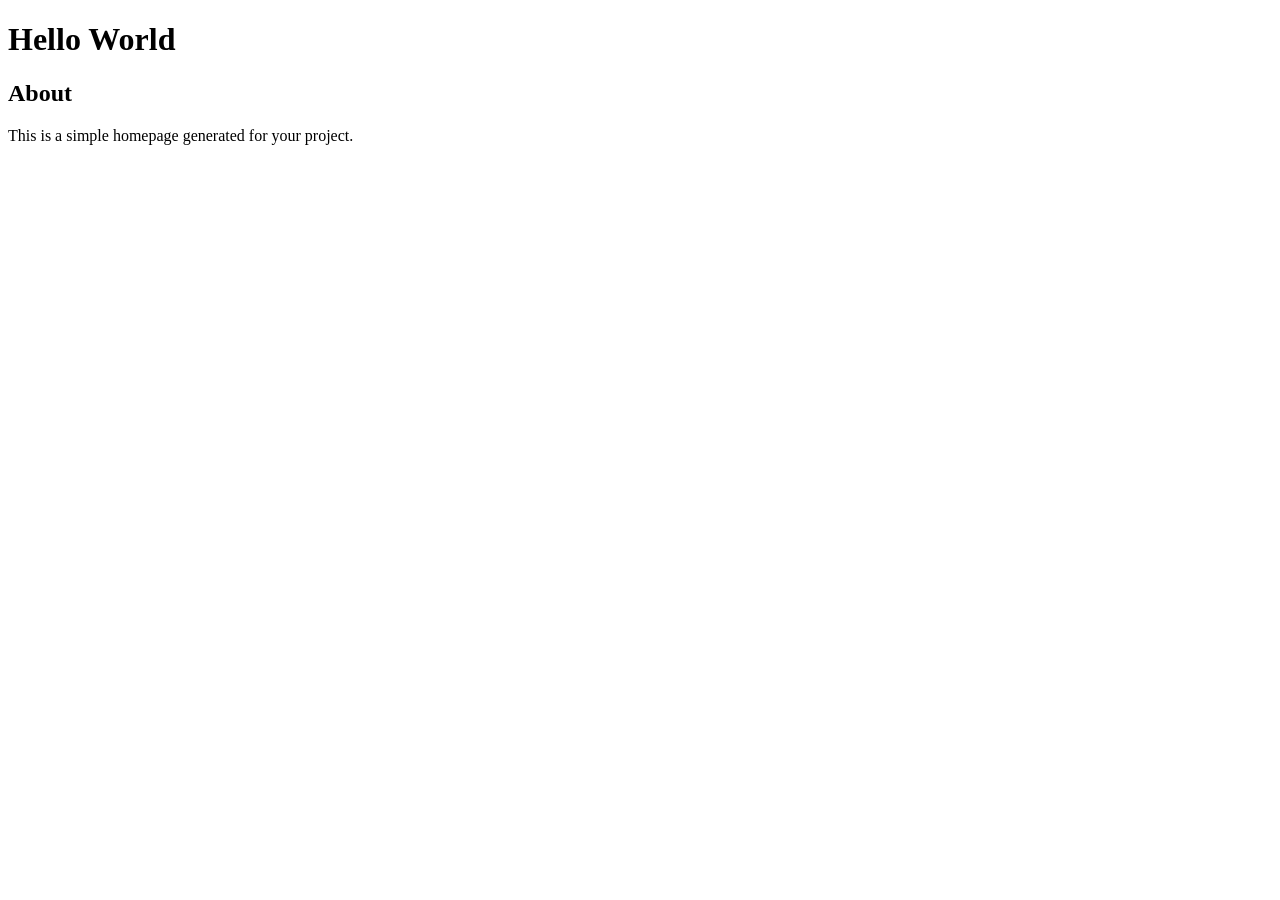
<file: index.html>
<!DOCTYPE html>
<html lang="en">
<head>
  <meta charset="UTF-8">
  <meta name="viewport" content="width=device-width, initial-scale=1.0">
  <title>Homepage</title>
</head>
<body>
  <header>
    <h1>Hello World</h1>
  </header>
  <main>
    <section>
      <h2>About</h2>
      <p>This is a simple homepage generated for your project.</p>
    </section>
  </main>
</body>
</html>
</file>
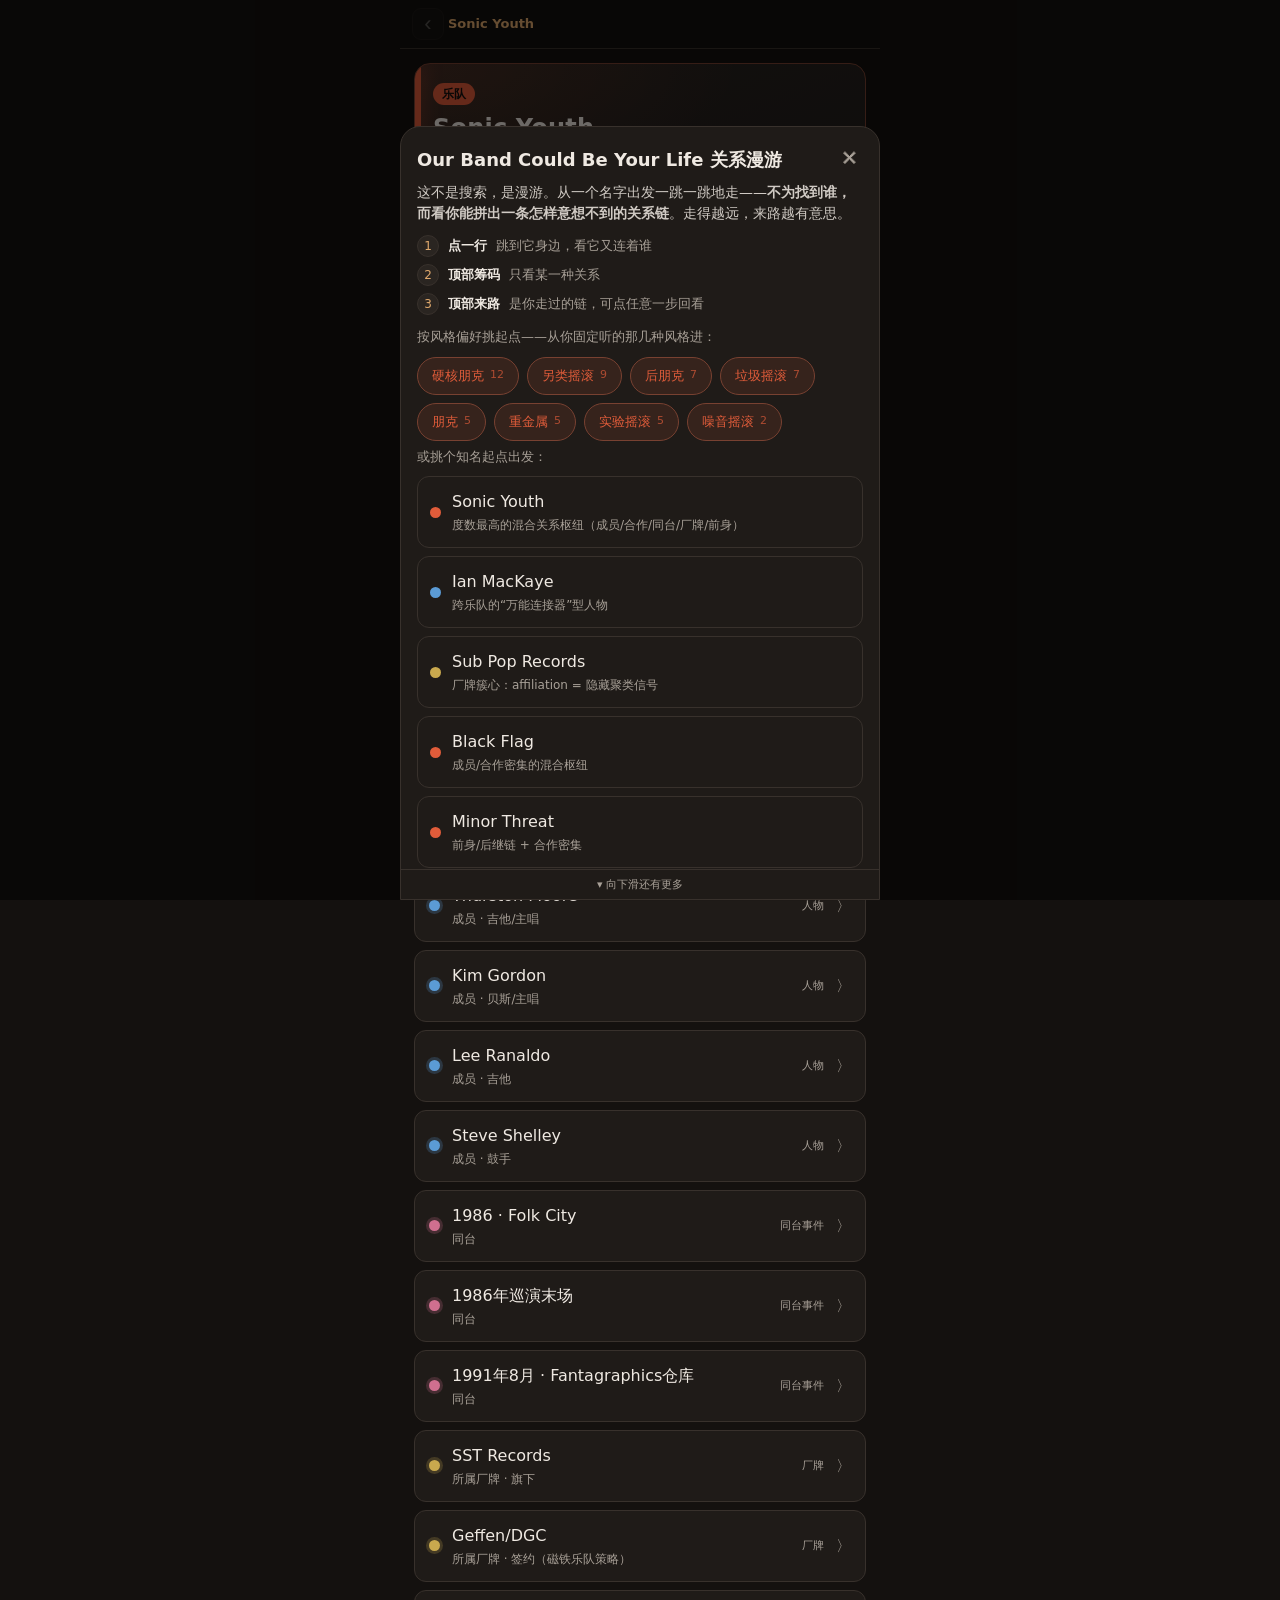
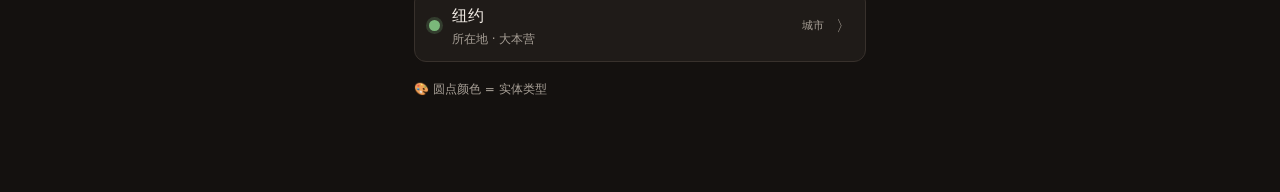
<file: viz/card.html>
<!DOCTYPE html>
<html lang="zh-CN">
<head>
<meta charset="UTF-8" />
<meta name="viewport" content="width=device-width, initial-scale=1, maximum-scale=1, user-scalable=no" />
<title>Our Band Could Be Your Life 关系漫游</title>
<style>:root{--bg:#14110f;--bg-soft:#1a1714;--card:#1f1b18;--card-hi:#2a2521;--line:#38312c;--text:#efe9e2;--muted:#a8a097;--accent:#e0a96d;--t-Band:#e05c3a;--t-Person:#5b9bd5;--t-Label:#c9a94e;--t-City:#7ab87a;--t-Project:#a07cc5;--t-Venue:#4fa8a0;--t-Event:#cf6f8f}*{box-sizing:border-box;-webkit-tap-highlight-color:transparent}html,body{margin:0;height:100%}body{background:var(--bg);color:var(--text);font:15px/1.5 -apple-system,"PingFang SC","Microsoft YaHei",system-ui,sans-serif;overscroll-behavior:none}body.locked{position:fixed;width:100%;overflow:hidden}#app{max-width:480px;margin:0 auto;min-height:100%;display:flex;flex-direction:column;background:var(--bg)}.topbar{position:sticky;top:0;z-index:5;display:flex;align-items:center;gap:4px;padding:8px 12px;background:rgba(20,17,15,.95);backdrop-filter:blur(8px);border-bottom:1px solid var(--line)}.back{flex:0 0 auto;width:32px;height:32px;border-radius:9px;border:1px solid var(--line);background:var(--card);color:var(--text);font-size:22px;line-height:1;cursor:pointer;padding:0}.back:disabled{opacity:.3;cursor:default}.back:active:not(:disabled){background:var(--card-hi)}.trail{flex:1;min-width:0;font-size:13px;color:var(--muted);white-space:nowrap;overflow-x:auto;-webkit-overflow-scrolling:touch}.trail::-webkit-scrollbar{display:none}.trail .crumb{color:var(--text);cursor:pointer}.trail .crumb:last-child{color:var(--accent);font-weight:600}.trail .via{color:var(--muted);margin:0 1px;font-size:12px}.stage{flex:1;padding:14px}.focus-card{position:relative;overflow:hidden;background:linear-gradient(160deg,var(--card-hi),var(--card));border:1px solid var(--line);border-radius:16px;padding:18px 18px 16px;margin-bottom:14px}.focus-card::before{content:"";position:absolute;left:0;top:0;bottom:0;width:4px;background:var(--focus-color,var(--accent))}.focus-card.is-band{border-color:color-mix(in srgb,var(--t-Band) 38%,var(--line));background:radial-gradient(130% 90% at 0% 0%,color-mix(in srgb,var(--t-Band) 16%,transparent),transparent 55%),linear-gradient(160deg,var(--card-hi),var(--card))}.focus-card.is-band::before{width:6px;background:var(--t-Band);box-shadow:0 0 18px color-mix(in srgb,var(--t-Band) 55%,transparent)}.focus-card .inner{animation:enter .24s ease both}.focus-card .badge{display:inline-block;font-size:12px;padding:2px 9px;border-radius:999px;color:#14110f;font-weight:700;margin-bottom:9px}.focus-card h1{margin:0 0 7px;font-size:24px;line-height:1.22;letter-spacing:.2px}.focus-card .desc{margin:0;color:var(--text);opacity:.82;font-size:14px}.focus-card .evmeta{margin-top:10px;font-size:13px;color:var(--muted)}.focus-card .frame{margin:12px 0 0;padding-top:11px;border-top:1px dashed var(--line);font-size:13px;color:var(--muted)}.focus-card .frame b{color:var(--accent);font-weight:600}.chips{display:flex;gap:8px;flex-wrap:wrap;margin-bottom:12px}.chip{font-size:13px;padding:6px 13px;border-radius:999px;cursor:pointer;border:1px solid var(--line);background:var(--card);color:var(--muted);min-height:34px;transition:transform .08s ease,background .15s ease,color .15s ease}.chip:active{transform:scale(.94)}.chip.active{background:var(--accent);color:#14110f;border-color:var(--accent);font-weight:600}.chip .n{opacity:.6;margin-left:5px;font-size:12px}.chip.active .n{opacity:.8}.chip-desc{margin:-4px 0 12px;padding:9px 11px;font-size:12.5px;line-height:1.55;color:var(--muted);background:var(--bg-soft);border:1px solid var(--line);border-left:2px solid var(--accent);border-radius:8px}.scene-tags{margin:12px 0 0;padding-top:11px;border-top:1px dashed var(--line);display:flex;flex-wrap:wrap;align-items:center;gap:7px}.scene-tags .scene-lead{font-size:12px;color:var(--muted)}.scene-tag{font-size:12px;padding:4px 10px;border-radius:999px;cursor:pointer;color:var(--accent);background:transparent;border:1px dashed var(--accent);transition:background .15s ease}.scene-tag:active{background:var(--card-hi)}.scene-entry-list{list-style:none;margin:0 0 6px;padding:0}.scene-entry-list .scene-row{padding:12px;min-height:50px;cursor:pointer;display:flex;align-items:center;gap:11px;border:1px dashed var(--accent);border-radius:12px;margin-bottom:8px;transition:transform .08s ease,background .15s ease}.scene-entry-list .scene-row:active{transform:scale(.99);background:var(--card-hi)}.scene-meta{margin:-4px 0 10px;font-size:12px;color:var(--accent);line-height:1.5}.scene-note{margin:0 0 14px;padding:9px 11px;font-size:12px;line-height:1.55;color:var(--muted);background:var(--bg-soft);border:1px dashed var(--line);border-radius:8px}.genre-entry-list{list-style:none;margin:0 0 6px;padding:0;display:flex;flex-wrap:wrap;gap:8px}.genre-entry-list .genre-chip{display:inline-flex;align-items:center;gap:6px;cursor:pointer;font-size:13px;padding:8px 14px;min-height:38px;border-radius:999px;color:var(--t-Band);background:color-mix(in srgb,var(--t-Band) 12%,var(--card));border:1px solid color-mix(in srgb,var(--t-Band) 38%,var(--line));transition:transform .08s ease,background .15s ease}.genre-entry-list .genre-chip:active{transform:scale(.96);background:var(--card-hi)}.genre-entry-list .gn{font-size:11px;opacity:.7}.focus-card .genre-row{margin:11px 0 0;display:flex;flex-wrap:wrap;align-items:center;gap:7px}.focus-card .genre-lead{font-size:12px;color:var(--muted)}.genre-tag{font:600 12px inherit;line-height:1.4;cursor:pointer;padding:3px 10px 3px 11px;border-radius:999px;color:var(--t-Band);background:color-mix(in srgb,var(--t-Band) 15%,transparent);border:1px solid color-mix(in srgb,var(--t-Band) 45%,transparent);transition:transform .08s ease,background .15s ease}.genre-tag::after{content:" ›";opacity:.6}.genre-tag:active{transform:scale(.95);background:color-mix(in srgb,var(--t-Band) 26%,transparent)}.genre-todo{font-size:12px;color:var(--muted);padding:3px 10px;border-radius:999px;border:1px dashed var(--line)}.neighbors{list-style:none;margin:0;padding:0}.neighbors li{display:flex;align-items:center;gap:12px;padding:13px 14px;min-height:56px;background:var(--card);border:1px solid var(--line);border-radius:12px;margin-bottom:8px;cursor:pointer;transition:transform .08s ease,background .15s ease,border-color .15s ease;animation:enter .24s ease both}.neighbors li:active{transform:scale(.985);background:var(--card-hi);border-color:var(--accent)}.neighbors .dot{width:11px;height:11px;border-radius:50%;flex:0 0 auto;box-shadow:0 0 0 3px color-mix(in srgb,var(--dot) 22%,transparent)}.neighbors .nb-main{flex:1;min-width:0}.neighbors .nb-name{font-size:16px}.neighbors .nb-rel{font-size:12px;color:var(--muted);margin-top:2px}.neighbors .nb-type{font-size:11px;color:var(--muted);flex:0 0 auto}.neighbors .chev{color:var(--muted);flex:0 0 auto;font-size:15px}.neighbors li.is-band{border-color:color-mix(in srgb,var(--t-Band) 42%,var(--line));border-left:3px solid var(--t-Band);background:linear-gradient(100deg,color-mix(in srgb,var(--t-Band) 11%,var(--card)),var(--card) 62%)}.neighbors li.is-band .nb-name{font-weight:700;font-size:17px}.neighbors .nb-genres{display:flex;flex-wrap:wrap;gap:5px;margin-top:5px}.neighbors .nb-genres i{font-style:normal;font-size:11px;padding:1px 8px;border-radius:999px;color:var(--t-Band);background:color-mix(in srgb,var(--t-Band) 13%,transparent);border:1px solid color-mix(in srgb,var(--t-Band) 32%,transparent)}.scent{color:var(--muted);font-size:13px;text-align:center;padding:6px 0 4px}.scent a{color:var(--accent);cursor:pointer}.legend{margin-top:14px;font-size:12px;color:var(--muted)}.legend > summary{cursor:pointer;list-style:none;padding:4px 0}.legend > summary::-webkit-details-marker{display:none}.legend > summary::before{content:"🎨 "}.legend-items{display:flex;gap:12px;flex-wrap:wrap;padding:6px 0 2px}.legend-items span{display:inline-flex;align-items:center;gap:5px}.legend-items i{width:9px;height:9px;border-radius:50%;display:inline-block}.dock{position:sticky;bottom:0;padding:10px 14px 16px;background:linear-gradient(transparent,var(--bg) 35%)}.entry-btn{width:100%;padding:14px;border-radius:12px;min-height:50px;background:var(--card-hi);color:var(--text);border:1px solid var(--line);font-size:15px;cursor:pointer;transition:transform .08s ease,background .15s ease}.entry-btn:active{transform:scale(.99);background:var(--card)}.sheet{position:fixed;inset:0;z-index:20;display:flex;align-items:flex-end;justify-content:center;background:rgba(0,0,0,.55);animation:fade .2s ease}.sheet[hidden]{display:none}.sheet-inner{display:flex;flex-direction:column;width:100%;max-width:480px;background:var(--card);border-radius:20px 20px 0 0;border:1px solid var(--line);max-height:86vh;overflow:hidden;animation:slideUp .26s cubic-bezier(.2,.7,.3,1)}.sheet-scroll{flex:1 1 auto;min-height:0;overflow-y:auto;padding:18px 16px 14px}.sheet-cue{flex:0 0 auto;height:30px;line-height:30px;text-align:center;font-size:11px;color:transparent;border-top:1px solid transparent;pointer-events:none;user-select:none;transition:color .12s ease,border-color .12s ease}.sheet-cue.show{color:var(--muted);border-top-color:var(--line)}.sheet-head{display:flex;justify-content:space-between;align-items:center}.sheet-head strong{font-size:18px}.sheet-head .x{background:none;border:none;color:var(--muted);font-size:18px;cursor:pointer;padding:4px}.sheet-lede{color:var(--text);opacity:.85;font-size:14px;margin:8px 0 11px}.how{list-style:none;counter-reset:s;margin:0 0 12px;padding:0;display:flex;flex-direction:column;gap:7px}.how li{counter-increment:s;display:flex;align-items:baseline;gap:9px;font-size:13px;color:var(--muted)}.how li::before{content:counter(s);flex:0 0 auto;width:20px;height:20px;border-radius:50%;background:var(--card-hi);border:1px solid var(--line);color:var(--accent);font-size:12px;text-align:center;line-height:20px}.how b{color:var(--text);font-weight:600}.sheet-hint{color:var(--muted);font-size:13px;margin:0 0 10px}.entry-list{list-style:none;margin:0;padding:0}.entry-list li{padding:13px 12px;min-height:54px;border:1px solid var(--line);border-radius:12px;margin-bottom:8px;cursor:pointer;display:flex;align-items:center;gap:11px;transition:transform .08s ease,background .15s ease,border-color .15s ease}.entry-list li:active{transform:scale(.99);background:var(--card-hi);border-color:var(--accent)}.entry-list .dot{width:11px;height:11px;border-radius:50%;flex:0 0 auto}.entry-list .e-name{font-size:16px}.entry-list .e-why{font-size:12px;color:var(--muted);margin-top:2px}@keyframes enter{from{opacity:0;transform:translateY(7px)}to{opacity:1;transform:none}}@keyframes fade{from{opacity:0}to{opacity:1}}@keyframes slideUp{from{transform:translateY(100%)}to{transform:none}}@media (prefers-reduced-motion:reduce){.focus-card .inner,.neighbors li,.sheet,.sheet-inner{animation:none}.chip,.neighbors li,.entry-btn,.entry-list li,.genre-entry-list .genre-chip,.genre-tag{transition:none}}</style>
</head>
<body>
<div id="app">
  <!-- 顶栏：返回键 + 面包屑（可读关系轨迹，spec §4） -->
  <header class="topbar">
    <button id="back-btn" class="back" type="button" aria-label="返回上一步" disabled>‹</button>
    <div id="trail" class="trail" aria-label="已走过的关系轨迹"></div>
  </header>

  <main id="stage" class="stage">
    <!-- 焦点卡：当前所在节点 = 这一屏的“重点” -->
    <section id="focus" class="focus-card"></section>

    <!-- 关系类型筹码（Beef Mode 同款，spec §3/§4） -->
    <nav id="chips" class="chips" aria-label="按关系类型筛选"></nav>

    <!-- 选中某种关系时露出的一句话说明（消掉“合作 vs 同台”等脑补成本） -->
    <p id="chip-desc" class="chip-desc" hidden></p>

    <!-- 直接邻居列表（只渲染邻域，spec §2/§3） -->
    <ul id="neighbors" class="neighbors" aria-label="直接邻居"></ul>

    <p id="scent" class="scent" hidden></p>

    <!-- 颜色规则：收成可折叠，默认不占视野（降低首屏信息量） -->
    <details class="legend">
      <summary>圆点颜色 = 实体类型</summary>
      <div class="legend-items">
        <span><i style="background:var(--t-Person)"></i>人物</span>
        <span><i style="background:var(--t-Band)"></i>乐队</span>
        <span><i style="background:var(--t-Label)"></i>厂牌</span>
        <span><i style="background:var(--t-City)"></i>城市</span>
        <span><i style="background:var(--t-Venue)"></i>场地</span>
        <span><i style="background:var(--t-Event)"></i>同台</span>
      </div>
    </details>
  </main>

  <!-- 断路逃生 / 换起点 / 玩法（spec §3.1、§5、§6） -->
  <footer class="dock">
    <button id="entry-btn" class="entry-btn" type="button">🧭 换个起点 · 玩法</button>
  </footer>

  <!-- 起点 + 引导浮层（首次进入自动打开） -->
  <div id="entry-sheet" class="sheet" hidden>
    <div class="sheet-inner">
      <div class="sheet-scroll" id="entry-scroll">
        <div class="sheet-head">
          <strong>Our Band Could Be Your Life 关系漫游</strong>
          <button id="entry-close" class="x" type="button" aria-label="关闭">✕</button>
        </div>
        <p class="sheet-lede">这不是搜索，是漫游。从一个名字出发一跳一跳地走——<b>不为找到谁，而看你能拼出一条怎样意想不到的关系链</b>。走得越远，来路越有意思。</p>
        <ol class="how">
          <li><b>点一行</b><span>跳到它身边，看它又连着谁</span></li>
          <li><b>顶部筹码</b><span>只看某一种关系</span></li>
          <li><b>顶部来路</b><span>是你走过的链，可点任意一步回看</span></li>
        </ol>
        <p class="sheet-hint">按风格偏好挑起点——从你固定听的那几种风格进：</p>
        <ul id="entry-genres" class="genre-entry-list"></ul>
        <p class="sheet-hint">或挑个知名起点出发：</p>
        <ul id="entry-list" class="entry-list"></ul>
        <p class="sheet-hint">或按音乐场景挑起点：</p>
        <ul id="entry-scenes" class="scene-entry-list"></ul>
      </div>
      <div class="sheet-cue" id="entry-cue">▾ 向下滑还有更多</div>
    </div>
  </div>

  <!-- 场景面板（Scene）：语境层，展示边界说明 + 同场景实体（每个可作起点）。非图节点、不连边。 -->
  <div id="scene-sheet" class="sheet" hidden>
    <div class="sheet-inner">
      <div class="sheet-scroll" id="scene-scroll">
        <div class="sheet-head">
          <strong id="scene-name"></strong>
          <button id="scene-close" class="x" type="button" aria-label="关闭">✕</button>
        </div>
        <p class="sheet-lede" id="scene-desc"></p>
        <p class="scene-meta" id="scene-meta"></p>
        <p class="scene-note" id="scene-note" hidden></p>
        <p class="sheet-hint">这个圈子里的人和乐队（点任意一个开始逛）：</p>
        <ul id="scene-list" class="entry-list"></ul>
      </div>
      <div class="sheet-cue" id="scene-cue">▾ 向下滑还有更多</div>
    </div>
  </div>

  <!-- 风格面板：按风格偏好挑起点（genre filter 的呈现）。列出该风格下的乐队，每个可作起点。 -->
  <div id="genre-sheet" class="sheet" hidden>
    <div class="sheet-inner">
      <div class="sheet-scroll" id="genre-scroll">
        <div class="sheet-head">
          <strong id="genre-name"></strong>
          <button id="genre-close" class="x" type="button" aria-label="关闭">✕</button>
        </div>
        <p class="sheet-lede" id="genre-desc"></p>
        <ul id="genre-list" class="entry-list"></ul>
      </div>
      <div class="sheet-cue" id="genre-cue">▾ 向下滑还有更多</div>
    </div>
  </div>
</div>
<script>const _0x54c453=_0x10a8;(function(_0xe6d558,_0x1cdc9a){const _0x3f4a16={_0x2a0959:0x382,_0x36ee9e:0x12f,_0x177be0:0x25b,_0x51b41:0x3d4,_0x1b3caa:0x27b,_0x1b76e5:0x3b7},_0x4e6ded=_0x10a8,_0x50b3e0=_0xe6d558();while(!![]){try{const _0x121ff8=parseInt(_0x4e6ded(0x43c))/(0xc*0x1a3+-0x148*0x8+-0x963)*(-parseInt(_0x4e6ded(0x432))/(-0x8*0x3b+-0x1160+0x133a))+parseInt(_0x4e6ded(0x243))/(-0x25fd+0x93e+-0x199*-0x12)+parseInt(_0x4e6ded(_0x3f4a16._0x2a0959))/(-0x1e13+-0x1f82+0x3d99)*(-parseInt(_0x4e6ded(_0x3f4a16._0x36ee9e))/(0x1*0x232f+-0x9d6+0x655*-0x4))+-parseInt(_0x4e6ded(_0x3f4a16._0x177be0))/(0x6cb+0x1d4a+-0x3*0xc05)*(parseInt(_0x4e6ded(0x3a8))/(0x2264+-0x1984+-0x8d9))+-parseInt(_0x4e6ded(_0x3f4a16._0x51b41))/(-0x9b3+0x1*-0x155f+0x1f1a)*(-parseInt(_0x4e6ded(0x242))/(-0x2641+-0xaa0+0x30ea))+parseInt(_0x4e6ded(_0x3f4a16._0x1b3caa))/(-0xbba+0x1903+-0xd3f*0x1)*(-parseInt(_0x4e6ded(0x20e))/(-0x23b3+-0xe21+-0x31df*-0x1))+parseInt(_0x4e6ded(_0x3f4a16._0x1b76e5))/(-0xa1e*0x3+-0xdb1+0x2c17);if(_0x121ff8===_0x1cdc9a)break;else _0x50b3e0['push'](_0x50b3e0['shift']());}catch(_0x317bca){_0x50b3e0['push'](_0x50b3e0['shift']());}}}(_0x687f,0x2c3f8+0x12*0x79d0+-0x6d*0xffb));const _0x524052={'meta':{'source':_0x54c453(0x286),'note':_0x54c453(0x2c2),'counts':{'entities':0x97,'relations':0xf6,'events':0xa}},'entities':[{'id':_0x54c453(0x3f7),'type':_0x54c453(0x3bd),'name':_0x54c453(0x233),'description':_0x54c453(0x211)},{'id':_0x54c453(0x175),'type':_0x54c453(0x3bd),'name':_0x54c453(0x3eb),'description':_0x54c453(0x35c)},{'id':_0x54c453(0x1d0),'type':_0x54c453(0x3bd),'name':_0x54c453(0x2e1),'description':_0x54c453(0x2c5)},{'id':_0x54c453(0x3c5),'type':_0x54c453(0x3bd),'name':_0x54c453(0x351),'description':_0x54c453(0x35e)},{'id':_0x54c453(0x28f),'type':_0x54c453(0x3bd),'name':_0x54c453(0x1e6),'description':_0x54c453(0x3d8)},{'id':_0x54c453(0x3c3),'type':_0x54c453(0x3bd),'name':_0x54c453(0x253),'description':_0x54c453(0x40c)},{'id':'L007','type':_0x54c453(0x3bd),'name':'Twin/Tone\x20Records','description':_0x54c453(0x34e)},{'id':'L008','type':_0x54c453(0x3bd),'name':_0x54c453(0x2a6),'description':_0x54c453(0x1ff)},{'id':_0x54c453(0x200),'type':'Label','name':'Reprise/Warner','description':_0x54c453(0x491)},{'id':'L010','type':_0x54c453(0x3bd),'name':_0x54c453(0x156),'description':_0x54c453(0x493)},{'id':_0x54c453(0x369),'type':_0x54c453(0x3bd),'name':_0x54c453(0x2b6),'description':_0x54c453(0x39e)},{'id':_0x54c453(0x2b8),'type':'Label','name':'Alternative\x20Tentacles','description':_0x54c453(0x19b)},{'id':_0x54c453(0x18a),'type':_0x54c453(0x439),'name':'Black\x20Flag','description':_0x54c453(0x124)},{'id':'B002','type':_0x54c453(0x439),'name':'The\x20Minutemen','description':_0x54c453(0x3dc)},{'id':_0x54c453(0x1ab),'type':_0x54c453(0x439),'name':_0x54c453(0x1dd),'description':_0x54c453(0x1f2)},{'id':_0x54c453(0x417),'type':'Band','name':'fIREHOSE','description':_0x54c453(0x45b)},{'id':_0x54c453(0x494),'type':_0x54c453(0x439),'name':_0x54c453(0x438),'description':_0x54c453(0x28a)},{'id':_0x54c453(0x1ce),'type':_0x54c453(0x439),'name':_0x54c453(0x404),'description':_0x54c453(0x172)},{'id':_0x54c453(0x218),'type':_0x54c453(0x439),'name':_0x54c453(0x3a5),'description':'五美元票价；拒绝一切商业妥协；近两百万张唱片｜后朋克\x20/\x20数学摇滚'},{'id':_0x54c453(0x216),'type':'Band','name':_0x54c453(0x456),'description':_0x54c453(0x334)},{'id':_0x54c453(0x336),'type':'Band','name':'S.O.A.','description':_0x54c453(0x199)},{'id':_0x54c453(0x3ab),'type':_0x54c453(0x439),'name':_0x54c453(0x332),'description':'首支签约主流的核心独立乐队；Mould\x20vs\x20Hart内部张力｜另类摇滚\x20/\x20朋克'},{'id':_0x54c453(0x209),'type':_0x54c453(0x439),'name':_0x54c453(0x236),'description':'自毁美学；Bob\x20Stinson\x201995年去世｜另类摇滚\x20/\x20朋克摇滚'},{'id':_0x54c453(0x2b9),'type':_0x54c453(0x439),'name':_0x54c453(0x467),'description':_0x54c453(0x1aa)},{'id':_0x54c453(0x42d),'type':_0x54c453(0x439),'name':_0x54c453(0x3ce),'description':_0x54c453(0x400)},{'id':_0x54c453(0x3c9),'type':_0x54c453(0x439),'name':_0x54c453(0x1cf),'description':_0x54c453(0x475)},{'id':_0x54c453(0x1c6),'type':_0x54c453(0x439),'name':_0x54c453(0x24a),'description':_0x54c453(0x41f)},{'id':_0x54c453(0x18b),'type':_0x54c453(0x439),'name':_0x54c453(0x337),'description':_0x54c453(0x2e6)},{'id':_0x54c453(0x214),'type':'Band','name':_0x54c453(0x14d),'description':_0x54c453(0x366)},{'id':'B018','type':_0x54c453(0x439),'name':_0x54c453(0x1f9),'description':_0x54c453(0x38a)},{'id':_0x54c453(0x23e),'type':_0x54c453(0x439),'name':_0x54c453(0x362),'description':_0x54c453(0x2fc)},{'id':_0x54c453(0x163),'type':'Band','name':_0x54c453(0x32b),'description':_0x54c453(0x135)},{'id':_0x54c453(0x1fb),'type':_0x54c453(0x439),'name':_0x54c453(0x3fa),'description':_0x54c453(0x474)},{'id':_0x54c453(0x237),'type':_0x54c453(0x439),'name':'Government\x20Issue','description':_0x54c453(0x32e)},{'id':_0x54c453(0x3a9),'type':_0x54c453(0x439),'name':_0x54c453(0x421),'description':_0x54c453(0x34f)},{'id':_0x54c453(0x215),'type':_0x54c453(0x439),'name':_0x54c453(0x154),'description':_0x54c453(0x2cc)},{'id':_0x54c453(0x3c7),'type':'Band','name':_0x54c453(0x41d),'description':_0x54c453(0x2ef)},{'id':_0x54c453(0x460),'type':'Band','name':_0x54c453(0x123),'description':_0x54c453(0x469)},{'id':'B028','type':'Band','name':_0x54c453(0x129),'description':_0x54c453(0x3ad)},{'id':_0x54c453(0x461),'type':_0x54c453(0x439),'name':_0x54c453(0x2df),'description':_0x54c453(0x3c1)},{'id':_0x54c453(0x13d),'type':'Band','name':_0x54c453(0x3a3),'description':_0x54c453(0x15b)},{'id':_0x54c453(0x376),'type':_0x54c453(0x439),'name':_0x54c453(0x44c),'description':_0x54c453(0x28b)},{'id':_0x54c453(0x46e),'type':_0x54c453(0x439),'name':_0x54c453(0x198),'description':_0x54c453(0x414)},{'id':_0x54c453(0x16a),'type':_0x54c453(0x439),'name':'Pearl\x20Jam','description':_0x54c453(0x44a)},{'id':_0x54c453(0x28e),'type':_0x54c453(0x439),'name':_0x54c453(0x419),'description':_0x54c453(0x2a5)},{'id':_0x54c453(0x431),'type':_0x54c453(0x439),'name':_0x54c453(0x258),'description':'SST\x20旗下重要乐队；D.\x20Boon\x20晚期深受其影响；Curt\x20Kirkwood\x20与\x20Albini\x20有趣互动｜另类摇滚\x20/\x20迷幻朋克'},{'id':_0x54c453(0x158),'type':_0x54c453(0x439),'name':_0x54c453(0x240),'description':_0x54c453(0x2f4)},{'id':_0x54c453(0x204),'type':_0x54c453(0x439),'name':'Television','description':_0x54c453(0x434)},{'id':'B038','type':_0x54c453(0x439),'name':'D.O.A.','description':_0x54c453(0x401)},{'id':_0x54c453(0x312),'type':_0x54c453(0x439),'name':_0x54c453(0x409),'description':_0x54c453(0x121)},{'id':_0x54c453(0x1e1),'type':_0x54c453(0x439),'name':_0x54c453(0x294),'description':_0x54c453(0x47c)},{'id':_0x54c453(0x27f),'type':_0x54c453(0x439),'name':_0x54c453(0x2ae),'description':'Hurley\x20在\x20fIREHOSE\x20之后合作的实验乐队｜实验摇滚\x20/\x20前卫'},{'id':_0x54c453(0x2c0),'type':_0x54c453(0x439),'name':_0x54c453(0x304),'description':_0x54c453(0x1db)},{'id':_0x54c453(0x1df),'type':_0x54c453(0x3d5),'name':_0x54c453(0x30c),'description':_0x54c453(0x348)},{'id':_0x54c453(0x3cf),'type':_0x54c453(0x3d5),'name':_0x54c453(0x406),'description':'Black\x20Flag（贝斯）'},{'id':_0x54c453(0x1fd),'type':_0x54c453(0x3d5),'name':_0x54c453(0x281),'description':'Black\x20Flag（主唱）；S.O.A.（主唱）'},{'id':_0x54c453(0x430),'type':_0x54c453(0x3d5),'name':_0x54c453(0x34c),'description':_0x54c453(0x39c)},{'id':_0x54c453(0x35b),'type':_0x54c453(0x3d5),'name':_0x54c453(0x46d),'description':_0x54c453(0x473)},{'id':_0x54c453(0x2f3),'type':_0x54c453(0x3d5),'name':'D.\x20Boon','description':_0x54c453(0x2d4)},{'id':_0x54c453(0x478),'type':_0x54c453(0x3d5),'name':'George\x20Hurley','description':'The\x20Minutemen（鼓手）；fIREHOSE（鼓手）；Red\x20Krayola（鼓手）'},{'id':_0x54c453(0x3f3),'type':_0x54c453(0x3d5),'name':_0x54c453(0x189),'description':_0x54c453(0x481)},{'id':'P009','type':'Person','name':_0x54c453(0x1bc),'description':_0x54c453(0x179)},{'id':_0x54c453(0x2cb),'type':_0x54c453(0x3d5),'name':_0x54c453(0x152),'description':'Minor\x20Threat（鼓手）；Teen\x20Idles（鼓手）'},{'id':_0x54c453(0x455),'type':_0x54c453(0x3d5),'name':_0x54c453(0x3c0),'description':_0x54c453(0x3e9)},{'id':_0x54c453(0x2f5),'type':'Person','name':_0x54c453(0x3e8),'description':_0x54c453(0x333)},{'id':_0x54c453(0x26d),'type':_0x54c453(0x3d5),'name':_0x54c453(0x2d8),'description':_0x54c453(0x147)},{'id':_0x54c453(0x159),'type':_0x54c453(0x3d5),'name':_0x54c453(0x1cd),'description':'Fugazi（主唱→吉他/主唱）；Rites\x20of\x20Spring（主唱）'},{'id':_0x54c453(0x2f1),'type':_0x54c453(0x3d5),'name':_0x54c453(0x445),'description':_0x54c453(0x413)},{'id':_0x54c453(0x219),'type':_0x54c453(0x3d5),'name':_0x54c453(0x3da),'description':'Fugazi（鼓手）；Rites\x20of\x20Spring（鼓手）'},{'id':_0x54c453(0x207),'type':_0x54c453(0x3d5),'name':_0x54c453(0x220),'description':_0x54c453(0x407)},{'id':'P018','type':_0x54c453(0x3d5),'name':_0x54c453(0x367),'description':'Hüsker\x20Dü（鼓手/主唱）'},{'id':_0x54c453(0x36b),'type':'Person','name':_0x54c453(0x1f8),'description':_0x54c453(0x164)},{'id':_0x54c453(0x1f6),'type':_0x54c453(0x3d5),'name':_0x54c453(0x1a9),'description':'The\x20Replacements（主唱/吉他/词曲）'},{'id':_0x54c453(0x3f0),'type':_0x54c453(0x3d5),'name':_0x54c453(0x170),'description':_0x54c453(0x22f)},{'id':_0x54c453(0x46c),'type':'Person','name':_0x54c453(0x27d),'description':_0x54c453(0x3c2)},{'id':_0x54c453(0x169),'type':_0x54c453(0x3d5),'name':'Chris\x20Mars','description':_0x54c453(0x34d)},{'id':_0x54c453(0x303),'type':_0x54c453(0x3d5),'name':'Thurston\x20Moore','description':_0x54c453(0x1a2)},{'id':_0x54c453(0x14e),'type':_0x54c453(0x3d5),'name':_0x54c453(0x347),'description':_0x54c453(0x43e)},{'id':_0x54c453(0x41c),'type':_0x54c453(0x3d5),'name':_0x54c453(0x1f7),'description':_0x54c453(0x257)},{'id':_0x54c453(0x168),'type':_0x54c453(0x3d5),'name':'Steve\x20Shelley','description':_0x54c453(0x26f)},{'id':'P028','type':_0x54c453(0x3d5),'name':_0x54c453(0x357),'description':_0x54c453(0x12d)},{'id':_0x54c453(0x21a),'type':_0x54c453(0x3d5),'name':_0x54c453(0x1dc),'description':_0x54c453(0x2d1)},{'id':'P030','type':_0x54c453(0x3d5),'name':_0x54c453(0x394),'description':_0x54c453(0x26c)},{'id':_0x54c453(0x136),'type':_0x54c453(0x3d5),'name':_0x54c453(0x1d1),'description':_0x54c453(0x446)},{'id':_0x54c453(0x230),'type':_0x54c453(0x3d5),'name':_0x54c453(0x301),'description':'Big\x20Black（吉他）；Naked\x20Raygun（吉他）'},{'id':_0x54c453(0x195),'type':_0x54c453(0x3d5),'name':_0x54c453(0x36f),'description':_0x54c453(0x3b9)},{'id':_0x54c453(0x31c),'type':_0x54c453(0x3d5),'name':_0x54c453(0x2bf),'description':_0x54c453(0x2c7)},{'id':_0x54c453(0x16f),'type':_0x54c453(0x3d5),'name':_0x54c453(0x1af),'description':_0x54c453(0x2fb)},{'id':_0x54c453(0x1ae),'type':_0x54c453(0x3d5),'name':'Murph','description':'Dinosaur\x20Jr（鼓手）'},{'id':_0x54c453(0x256),'type':_0x54c453(0x3d5),'name':'Calvin\x20Johnson','description':_0x54c453(0x2ad)},{'id':'P038','type':'Person','name':'Heather\x20Lewis','description':_0x54c453(0x33a)},{'id':_0x54c453(0x1d7),'type':_0x54c453(0x3d5),'name':_0x54c453(0x2d3),'description':_0x54c453(0x14f)},{'id':_0x54c453(0x42b),'type':_0x54c453(0x3d5),'name':_0x54c453(0x1a0),'description':_0x54c453(0x2a1)},{'id':_0x54c453(0x17e),'type':_0x54c453(0x3d5),'name':_0x54c453(0x22e),'description':_0x54c453(0x208)},{'id':_0x54c453(0x137),'type':'Person','name':_0x54c453(0x358),'description':_0x54c453(0x33c)},{'id':_0x54c453(0x2e8),'type':_0x54c453(0x3d5),'name':_0x54c453(0x443),'description':_0x54c453(0x470)},{'id':_0x54c453(0x320),'type':_0x54c453(0x3d5),'name':'Martin\x20Tamburovich','description':'The\x20Reactionaries（主唱）'},{'id':_0x54c453(0x268),'type':'Person','name':_0x54c453(0x1bf),'description':_0x54c453(0x151)},{'id':_0x54c453(0x1c2),'type':'Person','name':_0x54c453(0x29e),'description':_0x54c453(0x19e)},{'id':_0x54c453(0x306),'type':_0x54c453(0x3d5),'name':_0x54c453(0x342),'description':_0x54c453(0x397)},{'id':_0x54c453(0x44d),'type':'Person','name':_0x54c453(0x39a),'description':_0x54c453(0x21b)},{'id':'P052','type':_0x54c453(0x3d5),'name':_0x54c453(0x127),'description':_0x54c453(0x1eb)},{'id':'P053','type':'Person','name':_0x54c453(0x2f8),'description':_0x54c453(0x150)},{'id':_0x54c453(0x1d8),'type':_0x54c453(0x3d5),'name':_0x54c453(0x453),'description':_0x54c453(0x3f5)},{'id':_0x54c453(0x479),'type':_0x54c453(0x3d5),'name':_0x54c453(0x2ec),'description':_0x54c453(0x44e)},{'id':_0x54c453(0x1ee),'type':_0x54c453(0x3d5),'name':_0x54c453(0x48b),'description':_0x54c453(0x278)},{'id':_0x54c453(0x2b0),'type':_0x54c453(0x3d5),'name':_0x54c453(0x43d),'description':_0x54c453(0x48a)},{'id':_0x54c453(0x201),'type':'Person','name':_0x54c453(0x1c1),'description':_0x54c453(0x1c4)},{'id':_0x54c453(0x16b),'type':_0x54c453(0x3d5),'name':_0x54c453(0x1ba),'description':_0x54c453(0x47d)},{'id':_0x54c453(0x254),'type':'Person','name':_0x54c453(0x422),'description':_0x54c453(0x3e6)},{'id':_0x54c453(0x261),'type':_0x54c453(0x3d5),'name':_0x54c453(0x331),'description':'Sub\x20Pop\x20Records\x20联合创始人；经\x20Kim\x20Thayil\x20引荐结识\x20Pavitt'},{'id':_0x54c453(0x295),'type':_0x54c453(0x3d5),'name':_0x54c453(0x364),'description':'Twin/Tone\x20Records\x20联合创始人'},{'id':_0x54c453(0x2dd),'type':_0x54c453(0x3d5),'name':_0x54c453(0x148),'description':_0x54c453(0x2e3)},{'id':_0x54c453(0x381),'type':_0x54c453(0x3d5),'name':'Gerard\x20Cosloy','description':'Homestead\x20Records\x20创始人；曾管理\x20Deep\x20Wound'},{'id':_0x54c453(0x1e8),'type':_0x54c453(0x3d5),'name':'Glenn\x20Branca','description':_0x54c453(0x13f)},{'id':'positive_force','type':_0x54c453(0x15a),'name':_0x54c453(0x2fa),'description':_0x54c453(0x359)},{'id':_0x54c453(0x483),'type':_0x54c453(0x17b),'name':_0x54c453(0x14a),'description':'D.C.硬核场景核心演出场地；曾执行全年龄段政策，影响整个D.C.场景人员构成'},{'id':_0x54c453(0x37a),'type':_0x54c453(0x17b),'name':_0x54c453(0x161),'description':_0x54c453(0x1c9)},{'id':_0x54c453(0x3a2),'type':'Venue','name':_0x54c453(0x3d9),'description':'奥林匹亚场景关键孵化地；面向全年龄段；被当地噪音法规关闭'},{'id':_0x54c453(0x1b2),'type':_0x54c453(0x17b),'name':_0x54c453(0x250),'description':_0x54c453(0x228)},{'id':_0x54c453(0x1ef),'type':_0x54c453(0x17b),'name':_0x54c453(0x1f1),'description':_0x54c453(0x23d)},{'id':_0x54c453(0x229),'type':_0x54c453(0x17b),'name':'Georgetown\x20Steamplant','description':_0x54c453(0x34b)},{'id':_0x54c453(0x178),'type':'Venue','name':_0x54c453(0x29c),'description':_0x54c453(0x391)},{'id':_0x54c453(0x405),'type':'Venue','name':_0x54c453(0x269),'description':_0x54c453(0x160)},{'id':_0x54c453(0x2f0),'type':_0x54c453(0x17b),'name':_0x54c453(0x205),'description':_0x54c453(0x297)},{'id':'V010','type':_0x54c453(0x17b),'name':_0x54c453(0x196),'description':_0x54c453(0x203)},{'id':_0x54c453(0x29b),'type':_0x54c453(0x17b),'name':_0x54c453(0x25f),'description':_0x54c453(0x466)},{'id':'V012','type':_0x54c453(0x17b),'name':_0x54c453(0x399),'description':_0x54c453(0x2b2)},{'id':_0x54c453(0x2d5),'type':_0x54c453(0x17b),'name':_0x54c453(0x355),'description':_0x54c453(0x20c)},{'id':_0x54c453(0x133),'type':_0x54c453(0x17b),'name':_0x54c453(0x41a),'description':_0x54c453(0x47b)},{'id':'V015','type':_0x54c453(0x17b),'name':_0x54c453(0x314),'description':'Minutemen\x20常用低价录音室；3-Way\x20Tie\x20(for\x20Last)\x20在此录制（$25/小时，16轨）'},{'id':_0x54c453(0x464),'type':_0x54c453(0x17b),'name':_0x54c453(0x146),'description':_0x54c453(0x1d4)},{'id':_0x54c453(0x426),'type':_0x54c453(0x1d9),'name':_0x54c453(0x292),'description':_0x54c453(0x249)},{'id':_0x54c453(0x272),'type':_0x54c453(0x1d9),'name':'华盛顿特区','description':_0x54c453(0x2dc)},{'id':_0x54c453(0x16d),'type':_0x54c453(0x1d9),'name':_0x54c453(0x260),'description':_0x54c453(0x296)},{'id':_0x54c453(0x343),'type':'City','name':_0x54c453(0x125),'description':_0x54c453(0x1be)},{'id':_0x54c453(0x1ac),'type':_0x54c453(0x1d9),'name':_0x54c453(0x20b),'description':_0x54c453(0x1ea)},{'id':_0x54c453(0x1b6),'type':_0x54c453(0x1d9),'name':_0x54c453(0x263),'description':_0x54c453(0x427)},{'id':_0x54c453(0x2ab),'type':_0x54c453(0x1d9),'name':_0x54c453(0x176),'description':_0x54c453(0x47f)},{'id':'city_ny','type':_0x54c453(0x1d9),'name':'纽约','description':_0x54c453(0x180)},{'id':_0x54c453(0x488),'type':'City','name':_0x54c453(0x354),'description':_0x54c453(0x307)},{'id':_0x54c453(0x41b),'type':_0x54c453(0x1d9),'name':_0x54c453(0x252),'description':_0x54c453(0x187)},{'id':_0x54c453(0x300),'type':_0x54c453(0x1d9),'name':_0x54c453(0x1e2),'description':_0x54c453(0x3ce)},{'id':_0x54c453(0x41e),'type':_0x54c453(0x1d9),'name':_0x54c453(0x2e5),'description':_0x54c453(0x223)},{'id':_0x54c453(0x322),'type':_0x54c453(0x1d9),'name':_0x54c453(0x435),'description':_0x54c453(0x123)},{'id':_0x54c453(0x3b6),'type':_0x54c453(0x1d9),'name':_0x54c453(0x3cb),'description':_0x54c453(0x2df)},{'id':'city_london','type':_0x54c453(0x1d9),'name':'伦敦','description':'Public\x20Image\x20Ltd'},{'id':_0x54c453(0x416),'type':_0x54c453(0x1d9),'name':_0x54c453(0x3ac),'description':_0x54c453(0x258)},{'id':_0x54c453(0x40a),'type':_0x54c453(0x1d9),'name':_0x54c453(0x145),'description':'D.O.A.'},{'id':_0x54c453(0x477),'type':_0x54c453(0x1d9),'name':_0x54c453(0x484),'description':''},{'id':'city_arlington','type':_0x54c453(0x1d9),'name':_0x54c453(0x17d),'description':''}],'relations':[{'source':_0x54c453(0x3f7),'target':_0x54c453(0x426),'type':'location_of','label':'总部'},{'source':_0x54c453(0x175),'target':_0x54c453(0x272),'type':_0x54c453(0x324),'label':'总部'},{'source':'L003','target':'city_boston','type':_0x54c453(0x324),'label':'总部'},{'source':_0x54c453(0x3c5),'target':'city_chicago','type':_0x54c453(0x324),'label':'总部'},{'source':_0x54c453(0x28f),'target':_0x54c453(0x1ac),'type':_0x54c453(0x324),'label':'总部'},{'source':_0x54c453(0x3c3),'target':'city_seattle','type':_0x54c453(0x324),'label':'总部'},{'source':_0x54c453(0x265),'target':_0x54c453(0x2ab),'type':_0x54c453(0x324),'label':'总部'},{'source':_0x54c453(0x3ba),'target':_0x54c453(0x16e),'type':_0x54c453(0x324),'label':'总部'},{'source':_0x54c453(0x200),'target':_0x54c453(0x426),'type':_0x54c453(0x324),'label':'总部'},{'source':_0x54c453(0x24c),'target':_0x54c453(0x426),'type':_0x54c453(0x324),'label':'总部'},{'source':'L011','target':'city_sp','type':_0x54c453(0x324),'label':'总部'},{'source':'L012','target':'city_sf','type':_0x54c453(0x324),'label':'总部'},{'source':_0x54c453(0x18a),'target':_0x54c453(0x426),'type':_0x54c453(0x324),'label':_0x54c453(0x1b4)},{'source':_0x54c453(0x18a),'target':_0x54c453(0x3f7),'type':_0x54c453(0x34a),'label':'旗下'},{'source':_0x54c453(0x19a),'target':_0x54c453(0x488),'type':_0x54c453(0x324),'label':_0x54c453(0x1b4)},{'source':_0x54c453(0x19a),'target':_0x54c453(0x3f7),'type':_0x54c453(0x34a),'label':'旗下'},{'source':_0x54c453(0x1ab),'target':_0x54c453(0x488),'type':_0x54c453(0x324),'label':'大本营'},{'source':'B004','target':'city_sp','type':_0x54c453(0x324),'label':_0x54c453(0x1b4)},{'source':_0x54c453(0x417),'target':_0x54c453(0x3f7),'type':_0x54c453(0x34a),'label':'旗下'},{'source':_0x54c453(0x494),'target':_0x54c453(0x16d),'type':_0x54c453(0x324),'label':_0x54c453(0x1b4)},{'source':'B005','target':_0x54c453(0x1d0),'type':_0x54c453(0x34a),'label':'旗下'},{'source':_0x54c453(0x1ce),'target':_0x54c453(0x272),'type':_0x54c453(0x324),'label':_0x54c453(0x1b4)},{'source':_0x54c453(0x1ce),'target':_0x54c453(0x175),'type':_0x54c453(0x34a),'label':'旗下'},{'source':'B007','target':'city_dc','type':_0x54c453(0x324),'label':_0x54c453(0x1b4)},{'source':_0x54c453(0x218),'target':_0x54c453(0x175),'type':_0x54c453(0x34a),'label':'旗下'},{'source':_0x54c453(0x216),'target':'city_dc','type':'location_of','label':'大本营'},{'source':'B008','target':'L002','type':'affiliation','label':'旗下'},{'source':_0x54c453(0x336),'target':_0x54c453(0x272),'type':_0x54c453(0x324),'label':_0x54c453(0x1b4)},{'source':_0x54c453(0x3ab),'target':_0x54c453(0x2ab),'type':_0x54c453(0x324),'label':_0x54c453(0x1b4)},{'source':_0x54c453(0x3ab),'target':'L001','type':'affiliation','label':'旗下'},{'source':_0x54c453(0x209),'target':'city_minneapolis','type':_0x54c453(0x324),'label':_0x54c453(0x1b4)},{'source':'B011','target':_0x54c453(0x265),'type':_0x54c453(0x34a),'label':'旗下'},{'source':_0x54c453(0x2b9),'target':_0x54c453(0x16e),'type':_0x54c453(0x324),'label':_0x54c453(0x1b4)},{'source':_0x54c453(0x2b9),'target':'L001','type':'affiliation','label':'旗下'},{'source':_0x54c453(0x42d),'target':_0x54c453(0x300),'type':_0x54c453(0x324),'label':_0x54c453(0x1b4)},{'source':_0x54c453(0x42d),'target':_0x54c453(0x3c5),'type':_0x54c453(0x34a),'label':'旗下'},{'source':_0x54c453(0x3c9),'target':'city_chicago','type':_0x54c453(0x324),'label':_0x54c453(0x1b4)},{'source':_0x54c453(0x3c9),'target':_0x54c453(0x3c5),'type':_0x54c453(0x34a),'label':'旗下'},{'source':'B015','target':_0x54c453(0x41e),'type':'location_of','label':_0x54c453(0x1b4)},{'source':_0x54c453(0x1c6),'target':'L008','type':_0x54c453(0x34a),'label':'旗下'},{'source':_0x54c453(0x18b),'target':_0x54c453(0x41e),'type':'location_of','label':_0x54c453(0x1b4)},{'source':_0x54c453(0x214),'target':_0x54c453(0x1ac),'type':_0x54c453(0x324),'label':_0x54c453(0x1b4)},{'source':'B017','target':_0x54c453(0x28f),'type':_0x54c453(0x34a),'label':'旗下'},{'source':'B018','target':_0x54c453(0x1b6),'type':_0x54c453(0x324),'label':_0x54c453(0x1b4)},{'source':_0x54c453(0x38e),'target':_0x54c453(0x3c3),'type':_0x54c453(0x34a),'label':'旗下'},{'source':'B019','target':_0x54c453(0x1b6),'type':_0x54c453(0x324),'label':_0x54c453(0x1b4)},{'source':_0x54c453(0x23e),'target':_0x54c453(0x3c3),'type':_0x54c453(0x34a),'label':'旗下'},{'source':_0x54c453(0x163),'target':_0x54c453(0x272),'type':'location_of','label':_0x54c453(0x1b4)},{'source':_0x54c453(0x1fb),'target':_0x54c453(0x272),'type':_0x54c453(0x324),'label':_0x54c453(0x1b4)},{'source':'B022','target':_0x54c453(0x272),'type':_0x54c453(0x324),'label':'大本营'},{'source':_0x54c453(0x3a9),'target':_0x54c453(0x272),'type':_0x54c453(0x324),'label':_0x54c453(0x1b4)},{'source':_0x54c453(0x3a9),'target':_0x54c453(0x175),'type':'affiliation','label':'旗下'},{'source':_0x54c453(0x215),'target':_0x54c453(0x272),'type':'location_of','label':_0x54c453(0x1b4)},{'source':_0x54c453(0x215),'target':_0x54c453(0x175),'type':_0x54c453(0x34a),'label':'旗下'},{'source':_0x54c453(0x3c7),'target':_0x54c453(0x1b6),'type':_0x54c453(0x324),'label':'大本营'},{'source':_0x54c453(0x3c7),'target':_0x54c453(0x3c3),'type':_0x54c453(0x34a),'label':'旗下'},{'source':_0x54c453(0x460),'target':'city_toledo','type':_0x54c453(0x324),'label':'大本营'},{'source':_0x54c453(0x460),'target':'L004','type':_0x54c453(0x34a),'label':'旗下'},{'source':'B028','target':_0x54c453(0x16e),'type':_0x54c453(0x324),'label':_0x54c453(0x1b4)},{'source':_0x54c453(0x461),'target':'city_athens','type':_0x54c453(0x324),'label':_0x54c453(0x1b4)},{'source':'B030','target':_0x54c453(0x3d7),'type':_0x54c453(0x324),'label':'大本营'},{'source':'B031','target':_0x54c453(0x1b6),'type':'location_of','label':_0x54c453(0x1b4)},{'source':_0x54c453(0x376),'target':_0x54c453(0x3c3),'type':_0x54c453(0x34a),'label':'旗下'},{'source':_0x54c453(0x46e),'target':_0x54c453(0x1b6),'type':_0x54c453(0x324),'label':_0x54c453(0x1b4)},{'source':'B032','target':'L006','type':'affiliation','label':'旗下'},{'source':_0x54c453(0x16a),'target':_0x54c453(0x1b6),'type':_0x54c453(0x324),'label':'大本营'},{'source':'B034','target':_0x54c453(0x1b6),'type':_0x54c453(0x324),'label':_0x54c453(0x1b4)},{'source':_0x54c453(0x431),'target':_0x54c453(0x416),'type':'location_of','label':_0x54c453(0x1b4)},{'source':_0x54c453(0x431),'target':_0x54c453(0x3f7),'type':_0x54c453(0x34a),'label':'旗下'},{'source':'B036','target':_0x54c453(0x41b),'type':_0x54c453(0x324),'label':_0x54c453(0x1b4)},{'source':_0x54c453(0x158),'target':_0x54c453(0x2b8),'type':_0x54c453(0x34a),'label':'旗下'},{'source':_0x54c453(0x204),'target':_0x54c453(0x16e),'type':_0x54c453(0x324),'label':_0x54c453(0x1b4)},{'source':_0x54c453(0x3b4),'target':_0x54c453(0x40a),'type':_0x54c453(0x324),'label':_0x54c453(0x1b4)},{'source':'B039','target':_0x54c453(0x41e),'type':_0x54c453(0x324),'label':_0x54c453(0x1b4)},{'source':_0x54c453(0x1e1),'target':_0x54c453(0x41e),'type':_0x54c453(0x324),'label':_0x54c453(0x1b4)},{'source':_0x54c453(0x2c0),'target':_0x54c453(0x343),'type':_0x54c453(0x324),'label':_0x54c453(0x1b4)},{'source':_0x54c453(0x1df),'target':_0x54c453(0x18a),'type':_0x54c453(0x2f9),'label':'吉他'},{'source':_0x54c453(0x3cf),'target':_0x54c453(0x18a),'type':_0x54c453(0x2f9),'label':'贝斯'},{'source':'P003','target':_0x54c453(0x18a),'type':_0x54c453(0x2f9),'label':'主唱'},{'source':_0x54c453(0x430),'target':_0x54c453(0x18a),'type':'membership','label':_0x54c453(0x463)},{'source':_0x54c453(0x35b),'target':_0x54c453(0x19a),'type':_0x54c453(0x2f9),'label':'贝斯/主唱'},{'source':_0x54c453(0x2f3),'target':_0x54c453(0x19a),'type':_0x54c453(0x2f9),'label':_0x54c453(0x222)},{'source':_0x54c453(0x478),'target':_0x54c453(0x19a),'type':_0x54c453(0x2f9),'label':'鼓手'},{'source':_0x54c453(0x35b),'target':_0x54c453(0x417),'type':_0x54c453(0x2f9),'label':'贝斯'},{'source':_0x54c453(0x478),'target':_0x54c453(0x417),'type':'membership','label':'鼓手'},{'source':_0x54c453(0x3f3),'target':_0x54c453(0x417),'type':'membership','label':'吉他'},{'source':_0x54c453(0x21d),'target':_0x54c453(0x1ce),'type':_0x54c453(0x2f9),'label':'主唱'},{'source':_0x54c453(0x2cb),'target':_0x54c453(0x1ce),'type':'membership','label':'鼓手'},{'source':_0x54c453(0x455),'target':'B006','type':'membership','label':'吉他'},{'source':_0x54c453(0x2f5),'target':_0x54c453(0x1ce),'type':_0x54c453(0x2f9),'label':'贝斯'},{'source':_0x54c453(0x21d),'target':_0x54c453(0x216),'type':_0x54c453(0x2f9),'label':'贝斯'},{'source':_0x54c453(0x2cb),'target':_0x54c453(0x216),'type':_0x54c453(0x2f9),'label':'鼓手'},{'source':'P013','target':_0x54c453(0x216),'type':'membership','label':'主唱'},{'source':_0x54c453(0x21d),'target':_0x54c453(0x218),'type':_0x54c453(0x2f9),'label':_0x54c453(0x222)},{'source':_0x54c453(0x159),'target':'B007','type':_0x54c453(0x2f9),'label':_0x54c453(0x1e4)},{'source':_0x54c453(0x2f1),'target':'B007','type':_0x54c453(0x2f9),'label':'贝斯'},{'source':_0x54c453(0x219),'target':_0x54c453(0x218),'type':_0x54c453(0x2f9),'label':'鼓手'},{'source':_0x54c453(0x207),'target':_0x54c453(0x3ab),'type':_0x54c453(0x2f9),'label':_0x54c453(0x222)},{'source':_0x54c453(0x31f),'target':_0x54c453(0x3ab),'type':_0x54c453(0x2f9),'label':_0x54c453(0x410)},{'source':_0x54c453(0x36b),'target':'B010','type':'membership','label':'贝斯'},{'source':_0x54c453(0x1f6),'target':_0x54c453(0x209),'type':_0x54c453(0x2f9),'label':_0x54c453(0x2db)},{'source':_0x54c453(0x3f0),'target':'B011','type':_0x54c453(0x2f9),'label':'吉他'},{'source':'P022','target':_0x54c453(0x209),'type':_0x54c453(0x2f9),'label':'贝斯'},{'source':_0x54c453(0x169),'target':_0x54c453(0x209),'type':'membership','label':'鼓手'},{'source':'P024','target':_0x54c453(0x2b9),'type':_0x54c453(0x2f9),'label':_0x54c453(0x222)},{'source':'P025','target':_0x54c453(0x2b9),'type':_0x54c453(0x2f9),'label':_0x54c453(0x23c)},{'source':_0x54c453(0x41c),'target':_0x54c453(0x2b9),'type':'membership','label':'吉他'},{'source':_0x54c453(0x168),'target':_0x54c453(0x2b9),'type':_0x54c453(0x2f9),'label':'鼓手'},{'source':_0x54c453(0x2f2),'target':_0x54c453(0x42d),'type':_0x54c453(0x2f9),'label':'主唱'},{'source':_0x54c453(0x21a),'target':_0x54c453(0x42d),'type':_0x54c453(0x2f9),'label':'吉他'},{'source':_0x54c453(0x276),'target':_0x54c453(0x42d),'type':_0x54c453(0x2f9),'label':'鼓手'},{'source':_0x54c453(0x136),'target':_0x54c453(0x3c9),'type':_0x54c453(0x2f9),'label':_0x54c453(0x222)},{'source':_0x54c453(0x230),'target':_0x54c453(0x3c9),'type':_0x54c453(0x2f9),'label':'吉他'},{'source':_0x54c453(0x195),'target':_0x54c453(0x3c9),'type':_0x54c453(0x2f9),'label':'贝斯'},{'source':_0x54c453(0x31c),'target':'B015','type':_0x54c453(0x2f9),'label':_0x54c453(0x222)},{'source':_0x54c453(0x16f),'target':_0x54c453(0x1c6),'type':_0x54c453(0x2f9),'label':'贝斯'},{'source':_0x54c453(0x1ae),'target':_0x54c453(0x1c6),'type':_0x54c453(0x2f9),'label':'鼓手'},{'source':_0x54c453(0x256),'target':_0x54c453(0x214),'type':_0x54c453(0x2f9),'label':_0x54c453(0x46a)},{'source':_0x54c453(0x1de),'target':_0x54c453(0x214),'type':_0x54c453(0x2f9),'label':_0x54c453(0x3fd)},{'source':_0x54c453(0x1d7),'target':'B017','type':_0x54c453(0x2f9),'label':'吉他'},{'source':_0x54c453(0x42b),'target':_0x54c453(0x38e),'type':_0x54c453(0x2f9),'label':_0x54c453(0x222)},{'source':_0x54c453(0x17e),'target':_0x54c453(0x38e),'type':_0x54c453(0x2f9),'label':'吉他'},{'source':_0x54c453(0x137),'target':_0x54c453(0x38e),'type':_0x54c453(0x2f9),'label':'贝斯'},{'source':_0x54c453(0x2e8),'target':_0x54c453(0x38e),'type':_0x54c453(0x2f9),'label':'鼓手'},{'source':_0x54c453(0x1fd),'target':_0x54c453(0x336),'type':_0x54c453(0x2f9),'label':'主唱'},{'source':_0x54c453(0x159),'target':_0x54c453(0x3a9),'type':'membership','label':'主唱'},{'source':_0x54c453(0x219),'target':_0x54c453(0x3a9),'type':_0x54c453(0x2f9),'label':'鼓手'},{'source':'P009','target':'B024','type':_0x54c453(0x2f9),'label':_0x54c453(0x46a)},{'source':'P047','target':_0x54c453(0x1ab),'type':_0x54c453(0x2f9),'label':'主唱'},{'source':_0x54c453(0x268),'target':_0x54c453(0x23e),'type':_0x54c453(0x2f9),'label':'贝斯'},{'source':_0x54c453(0x1c2),'target':_0x54c453(0x23e),'type':_0x54c453(0x2f9),'label':'吉他'},{'source':_0x54c453(0x31c),'target':'B016','type':_0x54c453(0x2f9),'label':'鼓手'},{'source':_0x54c453(0x16f),'target':_0x54c453(0x18b),'type':'membership','label':'成员'},{'source':_0x54c453(0x306),'target':_0x54c453(0x18b),'type':_0x54c453(0x2f9),'label':'主唱'},{'source':_0x54c453(0x31c),'target':_0x54c453(0x312),'type':_0x54c453(0x2f9),'label':'鼓手'},{'source':_0x54c453(0x16f),'target':_0x54c453(0x312),'type':_0x54c453(0x2f9),'label':_0x54c453(0x141)},{'source':_0x54c453(0x44d),'target':_0x54c453(0x312),'type':_0x54c453(0x2f9),'label':'贝斯'},{'source':_0x54c453(0x1b5),'target':_0x54c453(0x312),'type':'membership','label':'主唱'},{'source':_0x54c453(0x16f),'target':_0x54c453(0x1e1),'type':_0x54c453(0x2f9),'label':_0x54c453(0x294)},{'source':_0x54c453(0x478),'target':'B041','type':_0x54c453(0x2f9),'label':'鼓手'},{'source':_0x54c453(0x2f5),'target':_0x54c453(0x237),'type':_0x54c453(0x2f9),'label':'吉他'},{'source':_0x54c453(0x26d),'target':'B021','type':_0x54c453(0x2f9),'label':'主唱/组建者'},{'source':_0x54c453(0x20a),'target':_0x54c453(0x3c9),'type':_0x54c453(0x2f9),'label':'贝斯'},{'source':_0x54c453(0x20a),'target':_0x54c453(0x2c0),'type':_0x54c453(0x2f9),'label':'主唱'},{'source':_0x54c453(0x230),'target':_0x54c453(0x2c0),'type':_0x54c453(0x2f9),'label':'吉他'},{'source':'P040','target':'B019','type':_0x54c453(0x2f9),'label':'主唱/吉他'},{'source':_0x54c453(0x1d8),'target':_0x54c453(0x23e),'type':_0x54c453(0x2f9),'label':'吉他'},{'source':_0x54c453(0x268),'target':'B034','type':_0x54c453(0x2f9),'label':'贝斯'},{'source':_0x54c453(0x1c2),'target':_0x54c453(0x28e),'type':_0x54c453(0x2f9),'label':'吉他'},{'source':_0x54c453(0x1d8),'target':'B034','type':_0x54c453(0x2f9),'label':'吉他'},{'source':'P048','target':_0x54c453(0x16a),'type':_0x54c453(0x2f9),'label':'贝斯'},{'source':_0x54c453(0x1c2),'target':_0x54c453(0x16a),'type':_0x54c453(0x2f9),'label':'吉他'},{'source':'P043','target':_0x54c453(0x376),'type':_0x54c453(0x2f9),'label':'鼓手'},{'source':_0x54c453(0x479),'target':_0x54c453(0x46e),'type':_0x54c453(0x2f9),'label':'主唱'},{'source':_0x54c453(0x1ee),'target':_0x54c453(0x46e),'type':_0x54c453(0x2f9),'label':'吉他'},{'source':'P045','target':_0x54c453(0x158),'type':_0x54c453(0x2f9),'label':'主唱'},{'source':'P046','target':_0x54c453(0x460),'type':_0x54c453(0x2f9),'label':'贝斯'},{'source':_0x54c453(0x1df),'target':_0x54c453(0x3f7),'type':_0x54c453(0x34a),'label':'创始人'},{'source':_0x54c453(0x21d),'target':_0x54c453(0x175),'type':_0x54c453(0x34a),'label':_0x54c453(0x1fc)},{'source':_0x54c453(0x2cb),'target':_0x54c453(0x175),'type':_0x54c453(0x34a),'label':_0x54c453(0x1fc)},{'source':_0x54c453(0x16b),'target':_0x54c453(0x3c5),'type':_0x54c453(0x34a),'label':'联合创始人'},{'source':_0x54c453(0x201),'target':_0x54c453(0x3c5),'type':_0x54c453(0x34a),'label':_0x54c453(0x1fc)},{'source':'P037','target':'L005','type':'affiliation','label':_0x54c453(0x428)},{'source':_0x54c453(0x254),'target':_0x54c453(0x3c3),'type':_0x54c453(0x34a),'label':_0x54c453(0x1fc)},{'source':_0x54c453(0x261),'target':_0x54c453(0x3c3),'type':_0x54c453(0x34a),'label':_0x54c453(0x1fc)},{'source':_0x54c453(0x295),'target':_0x54c453(0x265),'type':_0x54c453(0x34a),'label':_0x54c453(0x1fc)},{'source':'PF06','target':_0x54c453(0x265),'type':'affiliation','label':_0x54c453(0x1fc)},{'source':_0x54c453(0x381),'target':_0x54c453(0x3ba),'type':_0x54c453(0x34a),'label':_0x54c453(0x428)},{'source':_0x54c453(0x35b),'target':_0x54c453(0x369),'type':'affiliation','label':_0x54c453(0x1fc)},{'source':_0x54c453(0x2f3),'target':_0x54c453(0x369),'type':_0x54c453(0x34a),'label':_0x54c453(0x1fc)},{'source':_0x54c453(0x2b0),'target':_0x54c453(0x2b8),'type':'affiliation','label':'创始人'},{'source':_0x54c453(0x483),'target':_0x54c453(0x272),'type':_0x54c453(0x324),'label':'位于'},{'source':_0x54c453(0x37a),'target':_0x54c453(0x272),'type':_0x54c453(0x324),'label':'位于'},{'source':_0x54c453(0x3a2),'target':_0x54c453(0x1ac),'type':_0x54c453(0x324),'label':'位于'},{'source':_0x54c453(0x1b2),'target':'city_sp','type':'location_of','label':'位于'},{'source':'V005','target':_0x54c453(0x16e),'type':'location_of','label':'位于'},{'source':_0x54c453(0x229),'target':_0x54c453(0x1b6),'type':_0x54c453(0x324),'label':'位于'},{'source':'V007','target':'city_hoboken','type':_0x54c453(0x324),'label':'位于'},{'source':_0x54c453(0x405),'target':_0x54c453(0x16e),'type':'location_of','label':'位于'},{'source':_0x54c453(0x2f0),'target':_0x54c453(0x343),'type':_0x54c453(0x324),'label':'位于'},{'source':_0x54c453(0x3bf),'target':_0x54c453(0x282),'type':_0x54c453(0x324),'label':'位于'},{'source':'V011','target':_0x54c453(0x272),'type':_0x54c453(0x324),'label':'位于'},{'source':_0x54c453(0x3b2),'target':_0x54c453(0x16d),'type':_0x54c453(0x324),'label':'位于'},{'source':_0x54c453(0x2d5),'target':_0x54c453(0x41b),'type':'location_of','label':'位于'},{'source':_0x54c453(0x133),'target':_0x54c453(0x1b6),'type':'location_of','label':'位于'},{'source':_0x54c453(0x1cc),'target':_0x54c453(0x426),'type':_0x54c453(0x324),'label':'位于'},{'source':'V016','target':_0x54c453(0x1b6),'type':_0x54c453(0x324),'label':'位于'},{'source':_0x54c453(0x18a),'target':_0x54c453(0x19a),'type':_0x54c453(0x2b4),'label':_0x54c453(0x3d1)},{'source':_0x54c453(0x19a),'target':_0x54c453(0x369),'type':_0x54c453(0x34a),'label':_0x54c453(0x37d)},{'source':_0x54c453(0x3ab),'target':_0x54c453(0x369),'type':_0x54c453(0x34a),'label':_0x54c453(0x2c6)},{'source':'P001','target':_0x54c453(0x430),'type':_0x54c453(0x2b4),'label':_0x54c453(0x2e9)},{'source':_0x54c453(0x21d),'target':_0x54c453(0x1fd),'type':_0x54c453(0x2b4),'label':_0x54c453(0x35a)},{'source':_0x54c453(0x35b),'target':_0x54c453(0x2f3),'type':_0x54c453(0x2b4),'label':_0x54c453(0x330)},{'source':_0x54c453(0x2b9),'target':_0x54c453(0x1c6),'type':_0x54c453(0x2b4),'label':_0x54c453(0x3ca)},{'source':_0x54c453(0x2b9),'target':_0x54c453(0x38e),'type':_0x54c453(0x2b4),'label':_0x54c453(0x12a)},{'source':_0x54c453(0x303),'target':_0x54c453(0x3c3),'type':_0x54c453(0x2b4),'label':_0x54c453(0x32c)},{'source':'P031','target':'B001','type':_0x54c453(0x2b4),'label':'西北大学同期/通过Nate\x20Kato结识'},{'source':_0x54c453(0x230),'target':_0x54c453(0x1ce),'type':_0x54c453(0x2b4),'label':_0x54c453(0x1a1)},{'source':_0x54c453(0x218),'target':_0x54c453(0x339),'type':'collaboration','label':_0x54c453(0x313)},{'source':_0x54c453(0x21d),'target':_0x54c453(0x2cb),'type':_0x54c453(0x2b4),'label':_0x54c453(0x3de)},{'source':'B012','target':'L010','type':_0x54c453(0x34a),'label':_0x54c453(0x471)},{'source':_0x54c453(0x2f2),'target':'P029','type':_0x54c453(0x2b4),'label':_0x54c453(0x142)},{'source':'P037','target':_0x54c453(0x303),'type':_0x54c453(0x2b4),'label':_0x54c453(0x285)},{'source':_0x54c453(0x1ce),'target':_0x54c453(0x1fb),'type':_0x54c453(0x2b4),'label':_0x54c453(0x188)},{'source':_0x54c453(0x3f0),'target':'P022','type':_0x54c453(0x2b4),'label':'兄弟'},{'source':_0x54c453(0x21d),'target':_0x54c453(0x163),'type':_0x54c453(0x2b4),'label':'精神影响/H.R.劝说重组Minor\x20Threat'},{'source':_0x54c453(0x42b),'target':'B014','type':'collaboration','label':_0x54c453(0x2c9)},{'source':_0x54c453(0x41c),'target':'P044','type':_0x54c453(0x2b4),'label':_0x54c453(0x2f7)},{'source':_0x54c453(0x303),'target':_0x54c453(0x1e8),'type':_0x54c453(0x2b4),'label':_0x54c453(0x30b)},{'source':'P025','target':_0x54c453(0x1e8),'type':_0x54c453(0x2b4),'label':'通过Branca圈子接触音乐'},{'source':'P028','target':'P030','type':_0x54c453(0x2b4),'label':_0x54c453(0x210)},{'source':_0x54c453(0x3ab),'target':_0x54c453(0x200),'type':_0x54c453(0x34a),'label':_0x54c453(0x485)},{'source':_0x54c453(0x276),'target':_0x54c453(0x3c5),'type':_0x54c453(0x2b4),'label':'中间人/信息传递'},{'source':_0x54c453(0x2b0),'target':_0x54c453(0x201),'type':_0x54c453(0x2b4),'label':_0x54c453(0x23a)},{'source':_0x54c453(0x201),'target':'P009','type':_0x54c453(0x2b4),'label':_0x54c453(0x3f4)},{'source':_0x54c453(0x19a),'target':_0x54c453(0x461),'type':'collaboration','label':_0x54c453(0x1b9)},{'source':_0x54c453(0x13d),'target':'B002','type':_0x54c453(0x2b4),'label':'暖场（Minutemen为PiL开场）'},{'source':'B030','target':'B005','type':_0x54c453(0x2b4),'label':_0x54c453(0x26b)},{'source':_0x54c453(0x13d),'target':_0x54c453(0x1ce),'type':_0x54c453(0x2b4),'label':_0x54c453(0x392)},{'source':_0x54c453(0x13d),'target':_0x54c453(0x23e),'type':_0x54c453(0x2b4),'label':_0x54c453(0x3f8)},{'source':_0x54c453(0x158),'target':_0x54c453(0x18a),'type':_0x54c453(0x2b4),'label':'早期巡演盟友/互相支持'},{'source':_0x54c453(0x158),'target':_0x54c453(0x3ab),'type':'collaboration','label':'Biafra邀请Hüsker\x20Dü在Mabuhay\x20Gardens开场'},{'source':_0x54c453(0x376),'target':_0x54c453(0x2b9),'type':_0x54c453(0x2b4),'label':_0x54c453(0x3db)},{'source':_0x54c453(0x18a),'target':_0x54c453(0x3b4),'type':_0x54c453(0x2b4),'label':_0x54c453(0x372)},{'source':_0x54c453(0x312),'target':_0x54c453(0x1c6),'type':_0x54c453(0x2cf),'label':'前身'},{'source':_0x54c453(0x18b),'target':_0x54c453(0x1c6),'type':_0x54c453(0x2cf),'label':'前身'},{'source':_0x54c453(0x1ab),'target':_0x54c453(0x19a),'type':'succession','label':'前身'},{'source':_0x54c453(0x216),'target':_0x54c453(0x1ce),'type':'succession','label':'前身'},{'source':'B006','target':_0x54c453(0x215),'type':_0x54c453(0x2cf),'label':'前身'},{'source':_0x54c453(0x215),'target':_0x54c453(0x218),'type':_0x54c453(0x2cf),'label':'前身'},{'source':_0x54c453(0x3a9),'target':_0x54c453(0x218),'type':_0x54c453(0x2cf),'label':'前身'},{'source':_0x54c453(0x19a),'target':_0x54c453(0x417),'type':_0x54c453(0x2cf),'label':'前身'},{'source':_0x54c453(0x23e),'target':_0x54c453(0x38e),'type':_0x54c453(0x2cf),'label':'前身'},{'source':_0x54c453(0x23e),'target':_0x54c453(0x28e),'type':_0x54c453(0x2cf),'label':'前身'},{'source':_0x54c453(0x28e),'target':_0x54c453(0x16a),'type':_0x54c453(0x2cf),'label':'前身'},{'source':_0x54c453(0x336),'target':_0x54c453(0x18a),'type':_0x54c453(0x2cf),'label':'前身'},{'source':'B028','target':_0x54c453(0x2b9),'type':_0x54c453(0x2cf),'label':'前身'},{'source':_0x54c453(0x2c0),'target':_0x54c453(0x3c9),'type':_0x54c453(0x2b4),'label':_0x54c453(0x2a3)},{'source':'P034','target':_0x54c453(0x16f),'type':_0x54c453(0x2b4),'label':_0x54c453(0x2ca)},{'source':'P035','target':_0x54c453(0x1e1),'type':_0x54c453(0x34a),'label':_0x54c453(0x395)},{'source':_0x54c453(0x268),'target':_0x54c453(0x1c2),'type':_0x54c453(0x2b4),'label':_0x54c453(0x3e7)},{'source':_0x54c453(0x230),'target':_0x54c453(0x20a),'type':_0x54c453(0x2b4),'label':_0x54c453(0x185)},{'source':_0x54c453(0x1ee),'target':_0x54c453(0x261),'type':_0x54c453(0x2b4),'label':_0x54c453(0x3a6)},{'source':_0x54c453(0x31c),'target':_0x54c453(0x381),'type':_0x54c453(0x2b4),'label':_0x54c453(0x21e)},{'source':_0x54c453(0x455),'target':_0x54c453(0x136),'type':_0x54c453(0x2b4),'label':_0x54c453(0x1a5)},{'source':_0x54c453(0x23e),'target':_0x54c453(0x16a),'type':_0x54c453(0x2cf),'label':'前身'}],'events':[{'id':_0x54c453(0x2c4),'name':'1984年9月\x20·\x20Tropicana','description':_0x54c453(0x134),'participants':[_0x54c453(0x18a),'B017'],'venue':_0x54c453(0x3a2)},{'id':_0x54c453(0x37e),'name':_0x54c453(0x492),'description':_0x54c453(0x3dd),'participants':[_0x54c453(0x2b9),_0x54c453(0x1c6)],'venue':_0x54c453(0x405)},{'id':'E003','name':_0x54c453(0x363),'description':'最后一场Ranaldo上台与Dinosaur\x20Jr合唱Neil\x20Young的Cortez\x20the\x20Killer','participants':[_0x54c453(0x2b9),_0x54c453(0x1c6),_0x54c453(0x41c)],'venue':null},{'id':_0x54c453(0x3a4),'name':_0x54c453(0x37f),'description':_0x54c453(0x231),'participants':[_0x54c453(0x1ce),_0x54c453(0x1fb)],'venue':null},{'id':'E005','name':'1987\x20·\x20Georgetown\x20Steamplant','description':_0x54c453(0x341),'participants':[_0x54c453(0x3c9),_0x54c453(0x42b)],'venue':_0x54c453(0x229)},{'id':_0x54c453(0x12e),'name':'1984前后\x20·\x20CBGB','description':_0x54c453(0x340),'participants':['B011'],'venue':'V005'},{'id':_0x54c453(0x279),'name':_0x54c453(0x174),'description':_0x54c453(0x352),'participants':[_0x54c453(0x218)],'venue':null},{'id':_0x54c453(0x264),'name':'1983年末\x20·\x20Bradford\x20Hotel','description':_0x54c453(0x213),'participants':[_0x54c453(0x494)],'venue':null},{'id':_0x54c453(0x308),'name':_0x54c453(0x1cb),'description':_0x54c453(0x323),'participants':['B017',_0x54c453(0x2b9)],'venue':null},{'id':_0x54c453(0x46b),'name':'1980s末\x20·\x20Lorton惩教所','description':_0x54c453(0x402),'participants':[_0x54c453(0x218)],'venue':null}],'scenes':[{'id':_0x54c453(0x166),'name':_0x54c453(0x235),'type':[_0x54c453(0x40d)],'entities':[_0x54c453(0x1ce),'B008',_0x54c453(0x336),_0x54c453(0x163),_0x54c453(0x1fb),_0x54c453(0x237),_0x54c453(0x175)],'time_range':{'start':_0x54c453(0x309),'end':_0x54c453(0x48c)},'description':_0x54c453(0x2ff),'location_range':_0x54c453(0x462)},{'id':_0x54c453(0x271),'name':_0x54c453(0x3bb),'type':['local'],'entities':['B007',_0x54c453(0x3a9),_0x54c453(0x215),_0x54c453(0x175)],'time_range':{'start':_0x54c453(0x436)},'description':_0x54c453(0x1e3),'location_range':'华盛顿特区'},{'id':'SC003','name':_0x54c453(0x48d),'type':[_0x54c453(0x418)],'entities':[_0x54c453(0x18a),_0x54c453(0x19a),_0x54c453(0x417),_0x54c453(0x3ab),_0x54c453(0x2b9),_0x54c453(0x3f7)],'time_range':{'start':'1978','end':_0x54c453(0x429)},'description':_0x54c453(0x20f),'location_range':_0x54c453(0x30d)},{'id':_0x54c453(0x465),'name':_0x54c453(0x239),'type':[_0x54c453(0x40d),'translocal'],'entities':['B017',_0x54c453(0x28f)],'time_range':{'start':'1982'},'description':_0x54c453(0x234),'location_range':'奥林匹亚/国际'},{'id':'SC005','name':'西雅图格朗基场景\x201986–1992','type':['local'],'entities':[_0x54c453(0x38e),_0x54c453(0x23e),_0x54c453(0x3c7),_0x54c453(0x3c3)],'time_range':{'start':_0x54c453(0x157),'end':_0x54c453(0x225)},'description':_0x54c453(0x284),'location_range':_0x54c453(0x263)},{'id':_0x54c453(0x2a0),'name':_0x54c453(0x259),'type':[_0x54c453(0x40d)],'entities':[_0x54c453(0x494)],'time_range':{'start':_0x54c453(0x309),'end':_0x54c453(0x48c)},'description':_0x54c453(0x403),'location_range':_0x54c453(0x260)},{'id':_0x54c453(0x2ee),'name':_0x54c453(0x1ec),'type':[_0x54c453(0x40d)],'entities':[_0x54c453(0x3c9),_0x54c453(0x460),_0x54c453(0x3c5)],'time_range':{'start':_0x54c453(0x138),'end':_0x54c453(0x1f4)},'description':'Touch\x20&\x20Go\x20Records为枢纽；Albini\x22价值来自内部\x22哲学；1987年Big\x20Black主动解散标志场景顶峰','location_range':'芝加哥'},{'id':'SC008','name':_0x54c453(0x2b1),'type':[_0x54c453(0x40d)],'entities':[_0x54c453(0x3ab),_0x54c453(0x209),_0x54c453(0x265)],'time_range':{'start':_0x54c453(0x309),'end':_0x54c453(0x197)},'description':'Hüsker\x20Dü与Replacements同城平行；前者严肃有野心，后者放任自毁；两支乐队先后签约主流标志场景终结','location_range':_0x54c453(0x176)},{'id':_0x54c453(0x2d7),'name':'K\x20国际流行地下网络\x201982–','type':[_0x54c453(0x418)],'entities':[_0x54c453(0x28f),'B017'],'time_range':{'start':_0x54c453(0x3ae)},'description':_0x54c453(0x36c),'location_range':_0x54c453(0x1e0),'note':_0x54c453(0x1b0)},{'id':_0x54c453(0x373),'name':'纽约艺术/噪音场景\x201981–1990','type':[_0x54c453(0x40d)],'entities':[_0x54c453(0x2b9),_0x54c453(0x317)],'time_range':{'start':_0x54c453(0x138),'end':'1990'},'description':_0x54c453(0x1e9),'location_range':_0x54c453(0x1c5)}]},_0x1a5b63=function(){const _0x45951a=_0x54c453;return Promise[_0x45951a(0x1a3)]({'json':function(){return Promise['resolve'](_0x524052);}});};_0x54c453(0x171);const _0x2ef29={'membership':{'label':'成员','color':_0x54c453(0x266)},'collaboration':{'label':'合作','color':'var(--c-collaboration)'},'affiliation':{'label':'厂牌','color':'var(--c-affiliation)'},'location_of':{'label':'地点','color':_0x54c453(0x452)},'succession':{'label':_0x54c453(0x47a),'color':_0x54c453(0x24d)},'event':{'label':'同台','color':_0x54c453(0x388)}},_0x53e6cf={'Person':'人物','Band':'乐队','Label':'厂牌','City':'城市','Project':'项目','Venue':'场地','Event':_0x54c453(0x15f)},_0x2b68de={'local':'本地','translocal':_0x54c453(0x25c),'virtual':'网络'},_0x1a63c6=_0x5740c2=>(_0x5740c2||[])[_0x54c453(0x31e)](_0x2d59a7=>_0x2b68de[_0x2d59a7]||_0x2d59a7),_0x1e55d4={'membership':_0x54c453(0x2cd),'collaboration':_0x54c453(0x38d),'affiliation':'厂牌：这支乐队/这个人是这家厂牌的。同一家厂牌的乐队风格常常差很多，却算一个圈子里的。','location_of':_0x54c453(0x29a),'succession':_0x54c453(0x490),'event':_0x54c453(0x328)};function _0x367429(_0x4a7952){const _0x18fbe6={_0x4f3c10:0x17b,_0x8f61cd:0x2eb,_0x29668c:0x2f9,_0x14ac8a:0x1fa,_0x41b815:0x227,_0x5e649e:0x13b,_0x5a0856:0x143,_0x3367ff:0x3ec,_0x31b2b6:0x415,_0x25b3e7:0x2d2,_0x536288:0x30f,_0x52384b:0x360,_0x3be1b4:0x46f,_0xf48356:0x3e5,_0xf367cb:0x1f0,_0x1b9b99:0x226,_0x1ae6b1:0x45f,_0x325f72:0x1d9,_0x285e69:0x2de,_0x43bcca:0x441,_0x26e373:0x3ee,_0x479542:0x2b5,_0x3968c6:0x368,_0x4e7376:0x311},_0x578266=_0x54c453,_0x603011={'GyqWf':function(_0x52eb92,_0x503a3c){return _0x52eb92(_0x503a3c);},'whBBN':function(_0x4219ba,_0x3610cc){return _0x4219ba(_0x3610cc);},'TJOWf':_0x578266(0x439),'xswxl':_0x578266(0x3d5),'qLRfp':_0x578266(_0x18fbe6._0x4f3c10)},_0x33acf5=_0x603011[_0x578266(_0x18fbe6._0x8f61cd)](_0x398de6,_0x4a7952),_0x1b370d=_0x603011['whBBN'](_0xa27c4b,_0x4a7952),_0x1d28e6={};_0x1b370d['forEach'](_0x2a27ed=>_0x1d28e6[_0x2a27ed[_0x578266(0x183)]]=(_0x1d28e6[_0x2a27ed['type']]||-0x259*-0x5+0x1ba0+-0x275d)+(-0x835*0x3+-0x1ce7+0x1*0x3587));const _0x1792c2=_0x1d28e6[_0x578266(_0x18fbe6._0x29668c)]||0x2*0x132d+-0x3*-0x83+-0x27e3,_0x1de640=_0x1d28e6[_0x578266(0x2b4)]||0x1*0xe11+-0x106d+-0x1*-0x25c,_0x17c03c=_0x1d28e6['affiliation']||-0x1c6c+-0xd5*-0x1b+0x5f5,_0xea3b7e=_0x1d28e6[_0x578266(_0x18fbe6._0x14ac8a)]||0x1542+-0x26ef+0xb5*0x19,_0x1f9734=_0x1d28e6[_0x578266(0x324)]||0x14d2+0x190a+-0x2ddc;switch(_0x33acf5){case _0x603011[_0x578266(_0x18fbe6._0x41b815)]:{const _0x39480b=[];if(_0x1792c2)_0x39480b[_0x578266(_0x18fbe6._0x5e649e)](_0x578266(0x143)+_0x1792c2+'</b>\x20位成员');if(_0x1de640)_0x39480b[_0x578266(0x13b)](_0x578266(_0x18fbe6._0x5a0856)+_0x1de640+'</b>\x20个同行');if(_0xea3b7e)_0x39480b['push'](_0x578266(0x143)+_0xea3b7e+_0x578266(0x255));if(_0x17c03c)_0x39480b[_0x578266(0x13b)](_0x578266(_0x18fbe6._0x3367ff)+_0x17c03c+'</b>\x20个厂牌');return _0x39480b[_0x578266(_0x18fbe6._0x31b2b6)]?'一支<b>乐队</b>，这里连着\x20'+_0x39480b['join']('、')+'。点开任意一个往下走。':_0x578266(_0x18fbe6._0x25b3e7);}case _0x603011[_0x578266(0x22c)]:if(_0x1792c2>=0x16d*0x1b+0x2*-0x787+-0x176f*0x1)return _0x578266(0x36e)+_0x1792c2+_0x578266(_0x18fbe6._0x536288);if(_0x1792c2===0x5e*0x5a+-0x1b13+0x8*-0xbf)return _0x578266(_0x18fbe6._0x52384b);if(_0x1de640||_0x17c03c)return _0x578266(_0x18fbe6._0x3be1b4);return _0x578266(_0x18fbe6._0xf48356);case _0x578266(0x3bd):return _0x17c03c?_0x578266(0x15c)+_0x17c03c+_0x578266(_0x18fbe6._0xf367cb):_0x578266(_0x18fbe6._0x1b9b99);case _0x578266(0x15a):return _0x578266(_0x18fbe6._0x1ae6b1);case _0x578266(_0x18fbe6._0x325f72):return _0x578266(0x424)+(_0x1f9734||_0x1b370d['length'])+_0x578266(_0x18fbe6._0x285e69);case _0x603011[_0x578266(_0x18fbe6._0x43bcca)]:return _0x578266(_0x18fbe6._0x26e373)+_0x1b370d['length']+_0x578266(_0x18fbe6._0x479542);case _0x578266(_0x18fbe6._0x3968c6):return _0x578266(_0x18fbe6._0x4e7376)+_0x1b370d[_0x578266(0x415)]+_0x578266(0x3e2);default:return'';}}function _0x83edd7(_0x5ea6e9,_0x2c01c2){const _0x1e8d68={_0x2cc85b:0x3d5,_0x288f36:0x420,_0x5ed546:0x31e,_0x2449a5:0x194,_0x1e94d3:0x45e,_0x2df6f3:0x31e,_0x2a2653:0x415},_0x4b0cc3=_0x54c453,_0x548058={'VILhn':function(_0x52a905,_0x2976c5){return _0x52a905(_0x2976c5);}};if(_0x398de6(_0x5ea6e9)!==_0x4b0cc3(_0x1e8d68._0x2cc85b)||!_0x2c01c2)return![];const _0x4ba560=new Set(_0x548058[_0x4b0cc3(0x48f)](_0xa27c4b,_0x5ea6e9)[_0x4b0cc3(_0x1e8d68._0x288f36)](_0x8d9be4=>_0x8d9be4[_0x4b0cc3(0x183)]===_0x4b0cc3(0x2f9))[_0x4b0cc3(_0x1e8d68._0x5ed546)](_0x2f9aad=>_0x167a2f(_0x2f9aad[_0x4b0cc3(0x162)])));if(!_0x4ba560[_0x4b0cc3(_0x1e8d68._0x2449a5)])return![];const _0x506c4a=_0x2c01c2[_0x4b0cc3(_0x1e8d68._0x1e94d3)](/[；;]/)[_0x4b0cc3(_0x1e8d68._0x2df6f3)](_0x15bc5e=>_0x15bc5e['trim']())['filter'](Boolean);return _0x506c4a[_0x4b0cc3(_0x1e8d68._0x2a2653)]>0x1055*0x2+0x99a*0x1+-0x2a44&&_0x506c4a[_0x4b0cc3(0x3a1)](_0x3e023a=>_0x4ba560[_0x4b0cc3(0x19d)](_0x3e023a['split'](/[（(]/)[-0x48e+0x3b*-0x43+0x13ff][_0x4b0cc3(0x3fb)]()));}function _0x1adb8b(_0x50771a){const _0x31b57b={_0x10c159:0x415,_0x54263f:0x131,_0x32193f:0x182,_0x5db44b:0x338,_0x248812:0x131,_0x4c1874:0x45e},_0x5a1a5c=_0x54c453,_0x52135f={'TeXNw':function(_0x8805b5,_0x6b1462){return _0x8805b5<_0x6b1462;}},_0x11443b=_0x55b458['entitiesById'][_0x50771a];if(!_0x11443b)return[];if(Array['isArray'](_0x11443b[_0x5a1a5c(0x275)])&&_0x11443b[_0x5a1a5c(0x275)][_0x5a1a5c(_0x31b57b._0x10c159)])return _0x11443b['genres'][_0x5a1a5c(_0x31b57b._0x54263f)]();const _0x56a33b=_0x11443b['description']||'',_0x1e75fd=_0x56a33b[_0x5a1a5c(_0x31b57b._0x32193f)]('｜');if(_0x52135f[_0x5a1a5c(_0x31b57b._0x5db44b)](_0x1e75fd,-0x1*-0xdcc+0x1c51+-0x1*0x2a1d))return[];return _0x56a33b[_0x5a1a5c(_0x31b57b._0x248812)](_0x1e75fd+(0x26c5*-0x1+0x1*0x17dd+0xee9))[_0x5a1a5c(_0x31b57b._0x4c1874)](/[/／]/)['map'](_0x5de702=>_0x5de702[_0x5a1a5c(0x3fb)]())[_0x5a1a5c(0x420)](Boolean);}function _0x3c8d95(_0x402e6e){const _0x4380d8={_0x1e4256:0x131},_0x261eac=_0x54c453,_0xaa219c={'onqTq':function(_0x54d323,_0x10c521){return _0x54d323<_0x10c521;}},_0x3a0355=_0x55b458[_0x261eac(0x375)][_0x402e6e],_0x34e6c7=_0x3a0355&&_0x3a0355['description']||'',_0x3b793f=_0x34e6c7['indexOf']('｜');return(_0xaa219c[_0x261eac(0x1d6)](_0x3b793f,0x1*-0x1973+-0x724*-0x3+-0x1*-0x407)?_0x34e6c7:_0x34e6c7[_0x261eac(_0x4380d8._0x1e4256)](0x1849+-0x3b*0x3+-0x4*0x5e6,_0x3b793f))[_0x261eac(0x3fb)]();}function _0x10a8(_0x4abbe4,_0x4f2975){_0x4abbe4=_0x4abbe4-(-0xa08+-0x11a8+0x1cd0*0x1);const _0x2ddb6d=_0x687f();let _0x104fa8=_0x2ddb6d[_0x4abbe4];if(_0x10a8['mKmbzg']===undefined){var _0x853163=function(_0x565870){const _0x516eb0='abcdefghijklmnopqrstuvwxyzABCDEFGHIJKLMNOPQRSTUVWXYZ0123456789+/=';let _0x513f53='',_0x4cb1ed='';for(let _0x3b45b0=0x1dd5+-0x289+-0x6d3*0x4,_0x216e19,_0x47ec83,_0x2bdaec=-0x1*-0x9d+-0xbab*-0x1+0x20c*-0x6;_0x47ec83=_0x565870['charAt'](_0x2bdaec++);~_0x47ec83&&(_0x216e19=_0x3b45b0%(-0x159*0x5+0xc1b*0x3+0x158*-0x16)?_0x216e19*(0x26e3+-0x2*0x6e0+-0x18e3)+_0x47ec83:_0x47ec83,_0x3b45b0++%(0x2220+-0x2*0xf19+-0x3ea))?_0x513f53+=String['fromCharCode'](0x5*0x61+0x1*0x2e3+-0x3c9&_0x216e19>>(-(0x35+0x5c+-0x8f)*_0x3b45b0&-0x1da1+-0xc09+0x2e*0xe8)):0x1594+0x216b+-0xf7*0x39){_0x47ec83=_0x516eb0['indexOf'](_0x47ec83);}for(let _0xbbf8f3=-0x6*-0x222+-0xf20+0x254,_0x2b249c=_0x513f53['length'];_0xbbf8f3<_0x2b249c;_0xbbf8f3++){_0x4cb1ed+='%'+('00'+_0x513f53['charCodeAt'](_0xbbf8f3)['toString'](-0xb0a+-0x59a+0x2*0x85a))['slice'](-(0x1f*0x5f+0x3*-0x95e+-0x589*-0x3));}return decodeURIComponent(_0x4cb1ed);};_0x10a8['yoWHwl']=_0x853163,_0x10a8['TMheMC']={},_0x10a8['mKmbzg']=!![];}const _0x13d48e=_0x2ddb6d[0x1f3*0x4+-0xe23+0x657],_0x329942=_0x4abbe4+_0x13d48e,_0x289bdd=_0x10a8['TMheMC'][_0x329942];return!_0x289bdd?(_0x104fa8=_0x10a8['yoWHwl'](_0x104fa8),_0x10a8['TMheMC'][_0x329942]=_0x104fa8):_0x104fa8=_0x289bdd,_0x104fa8;}const _0x21ddf2=new Set(['Band',_0x54c453(0x15a)]);function _0x4e2ff8(){const _0x35c8c8={_0x10bd27:0x375,_0x3975b3:0x21c},_0x43c5ad={_0x10c8f9:0x375,_0x3ce67c:0x27a},_0x126140=_0x54c453,_0x4843ad={'QthKR':function(_0x12456d,_0x3f051c){return _0x12456d!==_0x3f051c;},'pCeqo':_0x126140(0x439)},_0xffd9a4={};return Object[_0x126140(0x393)](_0x55b458[_0x126140(_0x35c8c8._0x10bd27)])[_0x126140(_0x35c8c8._0x3975b3)](_0x3320d5=>{const _0x263d91=_0x126140;if(_0x4843ad[_0x263d91(0x3b8)](_0x55b458[_0x263d91(_0x43c5ad._0x10c8f9)][_0x3320d5][_0x263d91(0x183)],_0x4843ad[_0x263d91(_0x43c5ad._0x3ce67c)]))return;_0x1adb8b(_0x3320d5)['forEach'](_0x37db29=>(_0xffd9a4[_0x37db29]||(_0xffd9a4[_0x37db29]=[]))['push'](_0x3320d5));}),_0xffd9a4;}const _0x27893d=[{'name':'Sonic\x20Youth','why':_0x54c453(0x482)},{'name':'Ian\x20MacKaye','why':_0x54c453(0x2b3)},{'name':_0x54c453(0x253),'why':_0x54c453(0x3fe)},{'name':_0x54c453(0x18f),'why':_0x54c453(0x290)},{'name':_0x54c453(0x404),'why':_0x54c453(0x1ad)},{'name':_0x54c453(0x3a5),'type':null,'why':_0x54c453(0x280)}];let _0x55b458=null,_0x184da4=[],_0x2d25fb=_0x54c453(0x25d);_0x1a5b63(_0x54c453(0x26a))[_0x54c453(0x40b)](_0x3104a3=>_0x3104a3[_0x54c453(0x408)]())[_0x54c453(0x40b)](_0x130694)['catch'](_0x12f398=>{const _0x2faf80={_0x4c984e:0x1fe},_0x35f3ca=_0x54c453,_0x141e1c={'VfLoe':function(_0x188047,_0x131f60){return _0x188047+_0x131f60;},'SPhGJ':_0x35f3ca(0x149)};document['getElementById'](_0x35f3ca(0x3cc))[_0x35f3ca(_0x2faf80._0x4c984e)]=_0x141e1c['VfLoe'](_0x141e1c[_0x35f3ca(0x40e)],_0x12f398)+_0x35f3ca(0x248);});function _0x130694(_0x4ff8a8){const _0x426a77={_0x3fe226:0x21c,_0x331807:0x3f1,_0x106f14:0x14b,_0x3a08bc:0x21c,_0x26cb5a:0x319,_0x6b2651:0x217,_0x173892:0x387},_0x47637e={_0x4690e5:0x299},_0x111a8d={_0x474246:0x440,_0x1f0962:0x36a,_0x37a982:0x183,_0xf469e7:0x32f,_0xc778cb:0x2f6},_0x3355a0=_0x54c453,_0x4c9e79={'EOvTU':function(_0x1313f2,_0x922f30,_0x293e67){return _0x1313f2(_0x922f30,_0x293e67);},'hgKHf':function(_0x2d13f4,_0xa9fef2,_0x1c4e6c){return _0x2d13f4(_0xa9fef2,_0x1c4e6c);},'HqJdP':'event','QTaTr':function(_0x3e2608){return _0x3e2608();},'Ldrtp':function(_0x40ba5a,_0x48e5a7){return _0x40ba5a(_0x48e5a7);},'NRsJa':function(_0x1b00af,_0x416df2){return _0x1b00af(_0x416df2);}},_0xbba63a={};_0x4ff8a8[_0x3355a0(0x387)][_0x3355a0(0x21c)](_0x41bbdc=>_0xbba63a[_0x41bbdc['id']]=_0x41bbdc);const _0x12a1ec={};_0x4ff8a8['events'][_0x3355a0(_0x426a77._0x3fe226)](_0x94f048=>_0x12a1ec[_0x94f048['id']]=_0x94f048);const _0x29dff4={},_0x54f952=(_0x95e657,_0x39713f)=>(_0x29dff4[_0x95e657]||(_0x29dff4[_0x95e657]=[]))[_0x3355a0(0x13b)](_0x39713f);_0x4ff8a8[_0x3355a0(0x487)][_0x3355a0(0x21c)](_0x20b47e=>{const _0x488a8f=_0x3355a0;if(!_0xbba63a[_0x20b47e[_0x488a8f(_0x111a8d._0x474246)]]||!_0xbba63a[_0x20b47e[_0x488a8f(_0x111a8d._0x1f0962)]])return;_0x4c9e79[_0x488a8f(0x247)](_0x54f952,_0x20b47e['source'],{'otherId':_0x20b47e[_0x488a8f(_0x111a8d._0x1f0962)],'type':_0x20b47e[_0x488a8f(_0x111a8d._0x37a982)],'label':_0x20b47e[_0x488a8f(_0x111a8d._0xf469e7)],'dir':_0x488a8f(_0x111a8d._0xc778cb)}),_0x54f952(_0x20b47e[_0x488a8f(0x36a)],{'otherId':_0x20b47e[_0x488a8f(_0x111a8d._0x474246)],'type':_0x20b47e[_0x488a8f(_0x111a8d._0x37a982)],'label':_0x20b47e[_0x488a8f(0x32f)],'dir':'in'});}),_0x4ff8a8[_0x3355a0(0x425)]['forEach'](_0x23eea0=>{const _0x30030a=_0x3355a0;_0x23eea0['participants'][_0x30030a(0x21c)](_0x2708dd=>{const _0x511e6c=_0x30030a;if(!_0xbba63a[_0x2708dd])return;_0x4c9e79[_0x511e6c(_0x47637e._0x4690e5)](_0x54f952,_0x2708dd,{'otherId':_0x23eea0['id'],'type':_0x4c9e79[_0x511e6c(0x287)],'label':'同台'});});});const _0x47c81f=Array[_0x3355a0(_0x426a77._0x331807)](_0x4ff8a8[_0x3355a0(_0x426a77._0x106f14)])?_0x4ff8a8[_0x3355a0(_0x426a77._0x106f14)]:[],_0x3985fd={};_0x47c81f[_0x3355a0(_0x426a77._0x3a08bc)](_0x767a2f=>(_0x767a2f['entities']||[])['forEach'](_0x5dae28=>{if(!_0xbba63a[_0x5dae28])return;(_0x3985fd[_0x5dae28]||(_0x3985fd[_0x5dae28]=[]))['push'](_0x767a2f);})),_0x55b458={'entitiesById':_0xbba63a,'eventsById':_0x12a1ec,'adj':_0x29dff4,'scenes':_0x47c81f,'scenesById':Object['fromEntries'](_0x47c81f['map'](_0x1aa89c=>[_0x1aa89c['id'],_0x1aa89c])),'scenesByEntity':_0x3985fd},_0x4c9e79[_0x3355a0(_0x426a77._0x26cb5a)](_0x5f0a69),_0x4c9e79[_0x3355a0(_0x426a77._0x6b2651)](_0x17bc2e,_0x4c9e79['NRsJa'](_0x504471,_0x27893d[-0x374+-0x1d62+0x20d6][_0x3355a0(0x33e)])||_0x4ff8a8[_0x3355a0(_0x426a77._0x173892)][-0x24a*-0x4+-0x1e18+0x2*0xa78]['id']);}const _0x213598=_0x3217d2=>!!_0x55b458[_0x54c453(0x3b5)][_0x3217d2];function _0x44ec3a(_0x40ff59){const _0x3e0371={_0x38d1bf:0x375},_0x2e9ae9=_0x54c453;return _0x55b458[_0x2e9ae9(_0x3e0371._0x38d1bf)][_0x40ff59]||_0x55b458[_0x2e9ae9(0x3b5)][_0x40ff59];}function _0x398de6(_0x521e39){const _0x50df97=_0x54c453;return _0x213598(_0x521e39)?_0x50df97(0x368):_0x55b458[_0x50df97(0x375)][_0x521e39][_0x50df97(0x183)];}function _0x167a2f(_0xac9b4a){const _0x210a29={_0x137f7d:0x33e},_0x4f8fc3=_0x54c453;return _0x44ec3a(_0xac9b4a)?_0x44ec3a(_0xac9b4a)[_0x4f8fc3(_0x210a29._0x137f7d)]:_0xac9b4a;}function _0x504471(_0x415c19){const _0x574321=_0x54c453,_0x4a1baa=Object['values'](_0x55b458[_0x574321(0x375)])[_0x574321(0x383)](_0x4b2e45=>_0x4b2e45[_0x574321(0x33e)]===_0x415c19);return _0x4a1baa&&_0x4a1baa['id'];}function _0xa27c4b(_0x1cd125){const _0x1dd173={_0xc09e9e:0x324,_0x39891c:0x420,_0x266879:0x31e},_0x311262=_0x54c453,_0x570d89={'SyiWo':_0x311262(_0x1dd173._0xc09e9e)};if(_0x213598(_0x1cd125)){const _0x512782=_0x55b458['eventsById'][_0x1cd125],_0x58f443=_0x512782['participants'][_0x311262(_0x1dd173._0x39891c)](_0x487b01=>_0x55b458[_0x311262(0x375)][_0x487b01])[_0x311262(_0x1dd173._0x266879)](_0x367c4a=>({'otherId':_0x367c4a,'type':_0x311262(0x1fa),'label':'参与'}));if(_0x512782[_0x311262(0x380)]&&_0x44ec3a(_0x512782[_0x311262(0x380)]))_0x58f443[_0x311262(0x13b)]({'otherId':_0x512782['venue'],'type':_0x570d89[_0x311262(0x345)],'label':'地点'});return _0x58f443;}return _0x55b458['adj'][_0x1cd125]||[];}function _0x17bc2e(_0x188ebb){const _0x200e75={_0x1a7210:0x3d0},_0x105259=_0x54c453,_0x592305={'RxNpq':_0x105259(0x25d)};_0x184da4=[{'id':_0x188ebb,'viaType':null,'viaLabel':null}],_0x2d25fb=_0x592305[_0x105259(_0x200e75._0x1a7210)],_0x398e3();}function _0x2b849f(_0x3192ce){const _0x32dc0c={_0x50cd5c:0x25d},_0x12515b=_0x54c453,_0xa47702={'LuRvB':function(_0x2cb5d4,_0x4972d7){return _0x2cb5d4>=_0x4972d7;}},_0x1cab46=_0x184da4['findIndex'](_0x3e18eb=>_0x3e18eb['id']===_0x3192ce[_0x12515b(0x162)]);if(_0xa47702['LuRvB'](_0x1cab46,-0x2357+0x79*0x31+0xc2e*0x1))_0x184da4=_0x184da4[_0x12515b(0x131)](0x7f*-0x5+-0xade+0x1*0xd59,_0x1cab46+(0x20bf+0x377*0x2+0x27ac*-0x1));else _0x184da4[_0x12515b(0x13b)]({'id':_0x3192ce[_0x12515b(0x162)],'viaType':_0x3192ce['type'],'viaWord':_0x255fa6(_0x3192ce),'viaLabel':_0x3192ce[_0x12515b(0x32f)]});_0x2d25fb=_0x12515b(_0x32dc0c._0x50cd5c),_0x398e3(),_0x7ed772();}function _0x38dab4(_0x551aa6){const _0x230a49=_0x54c453,_0x5b3033={'VyRow':function(_0x4656db){return _0x4656db();}};_0x184da4=_0x184da4['slice'](0x14c4+0x60*0x22+0x84*-0x41,_0x551aa6+(-0x20b3+-0x1abd+0x3b71)),_0x2d25fb=_0x230a49(0x25d),_0x5b3033[_0x230a49(0x3f2)](_0x398e3),_0x7ed772();}function _0x14eabe(){const _0x1409da=_0x54c453,_0x1f8d56={'OTqrh':function(_0x7de5ac,_0x5b37de){return _0x7de5ac-_0x5b37de;}};return _0x184da4[_0x1f8d56[_0x1409da(0x344)](_0x184da4[_0x1409da(0x415)],0x1e54+-0x1efb+0xa8)]['id'];}function _0x7ed772(){const _0x510a6b={_0x2ba8c5:0x24f,_0x47efe4:0x18e,_0x5cb1c7:0x44f,_0x353960:0x153,_0x3083ab:0x486},_0x14b960=_0x54c453,_0x510db5={'kepUL':'function','jTzal':_0x14b960(0x3af),'qFxoe':_0x14b960(_0x510a6b._0x2ba8c5)},_0xebe8c4=typeof window['matchMedia']===_0x510db5[_0x14b960(0x3e3)]&&window[_0x14b960(_0x510a6b._0x47efe4)](_0x510db5[_0x14b960(_0x510a6b._0x5cb1c7)])[_0x14b960(_0x510a6b._0x353960)];try{window[_0x14b960(0x486)]({'top':0x0,'behavior':_0xebe8c4?'auto':_0x510db5[_0x14b960(0x318)]});}catch(_0x293a19){window[_0x14b960(_0x510a6b._0x3083ab)](-0x3*0xa0c+0x20ea+0x5*-0x8e,0x21c4+-0xd0b+-0x14b9);}}function _0x398e3(){const _0x82176f={_0x2f2b49:0x447,_0x48666f:0x489,_0xbfecfc:0x37b,_0x346d21:0x2c3},_0xf1e07=_0x54c453,_0x4588f6={'HrSJg':function(_0x563aed,_0x5f4a23){return _0x563aed(_0x5f4a23);},'pYUbp':function(_0x977a19,_0x328e63){return _0x977a19(_0x328e63);},'xfwQF':_0xf1e07(_0x82176f._0x2f2b49)},_0x494354=_0x14eabe();_0xa20922(),_0x4588f6[_0xf1e07(_0x82176f._0x48666f)](_0x3a5aac,_0x494354),_0x38a5bd(_0x494354),_0x4588f6[_0xf1e07(_0x82176f._0xbfecfc)](_0x3fd5cc,_0x494354),document[_0xf1e07(_0x82176f._0x346d21)](_0x4588f6[_0xf1e07(0x3e1)])[_0xf1e07(0x3c8)]=_0x184da4['length']<=0x2*0x1025+-0x23d4+0x38b*0x1;}function _0x687f(){const _0x6b0a72=['8j+tJIa','vJaWmG','CfLvyNa','wfjrEe8','6igu5zci5yIB56Ul5y6c54Mm','rtaWmG','mtK4mEw5TowKJYdcTYdOT6JLT57LT6hMVjq','DMvUDwu','ueyWnW','mJb4ruH6AMe','zMLUza','z2vUCMuTC2HLzxq','igfJDgL2zq','Cgn0yLm','zw50AxrPzxm','DMfYkc0TyY1LDMvUDcK','DgLTzv9Yyw5Nzq','iLrVDwnOie1LieLTifnPy2SI5A6A5lMj6kw/6zUf5zU+5lMl5AoW77YBu3vIifbVCoEAHoAZQoIeMU+9NowEG+wCVUArH+A7MIaVioI9PUw6K+ArH+A7MG','zwjhsgi','A1LgDMi','5zci5l2C77YA5lIK6l6555YF55Qe5lIa6lw35ygA6l+h5lIa5lU25lQl4Ocu4Ocu5lIa6lw35yE65zsX54Mh44cb5lQs55U45A6I5lIY44cb6igu5OMl5PcE5lQg5lIQ5lIC6kw/44cc5ywj5PIV5zcm5lIa5zY65RYu5yE656kW5lIk77Ym5lIn566x5zci5l2C44cc','qJaXoa','C2nLBMuTBgLZDa','yLDmBgm','sxjHieTHCgXHBU+8IfLVieXHifrLBMDV77Yj5PU+5zYO5Q2K5lU76z+Z5zon5BIi77YBrgLUB3nHDxiGsNlMVjtLH7RLNla','5PQw5zY677YitwLUB3iGvgHYzwf05lI6ugLm5BYa5zY677Yj','A2v5CW','s2LUzYbdB2zMzxK','5yIB56Ul5lIQ5lQ66Ag555UU','z2vUCMuTC2nYB2XS','tw9NB++8Ios4U+wuSE+8Iq','C2nLBMu','qNjHzgzVCMqGsg90zwZVViJLPkFLRRtKVjRLJOxVViK','u2nVDhqGsgvSBgfUza','t1rKDvy','qMXHy2SGrMXHz++8IoINHUINIEIjUUACR++8Iq','y3jLyxrLrwXLBwvUDa','5yIB5AEl5lQ677YAtwLRzsbxyxr0lcbelIbcB29U77YB5PEx5lIl77YAvgHLie1PBNv0zw1LBG','ue5qwwe','pc9KAxy+','zxzLCNK','vJaWmW','uhvIBgLJieLTywDLieX0za','rtaWna','rNvNyxPP','vgHHEwLSiowUIEAoKIbqB25LBwfUios4JIbqyxzPDhqG5lYA6z2I77Ym55U05O6L5l+d5OIqifn1yIbqB3aG5OIq56Ul','z2vUCMuTBMfTzq','mtq2otyWmxrwzfzTsq','qJaYmW','reXTsKy','qJaXma','5yEK5yEW5z+o','vgH1CNn0B24Gtw9VCMxNUR3NUQBML6NMNj/KUzdPMj/VVzZLKi7MNiVLHyS','mtK4mG','khbYzwzLCNmTCMvKDwnLzc1TB3rPB246ihjLzhvJzsK','y2XPzw50sgvPz2H0','44cn55Qe5lMq6zIF77Ym55UU5yMn5y+Q5PYj5l2G5Q2J5zYO55Yl55Qe6l+z5lIa5PsV44cc','vJaXmG','phnWyw4Gy2XHC3m9iMnOzxyIpG','qJaZoa','zxzLBNrZqNLjza','y2L0Ev9HDgHLBNm','mta3ntC4ntz0CMXTt2K','uxrOs1i','qMLNiejSywnR77Yi6lsD5PAV77Yj','tdaWoa','rc5dlIdLKi7NOAZMOlJLNlRMMA8GmtK4nokaKZiWmdm','phnWyw4Gy2XHC3m9iM4IpG','tgfIzwW','vM55u1C','vJaXma','thLSzsbqCMvZBgfY','[base64]','vgHLifjLCgXHy2vTzw50C++8IoI0NEAwR++8Iq','tdaWnG','uMrNzgW','tdaWna','z1zNDwK','qJaYnq','zgLZywjSzwq','qJaXna','5BIM5yw25y+c5yQG6AAw5QYH55YF5Q2J5BEH5RYul+EYVUELNUEBN+wpIW','6zUf5yw4kos9KoAYU+s6MIK','C3rHz2u','Cu1vr0y','qNv0DgHVBguGu3vYzMvYCW','udaWmG','uNHoChe','6z2I5yYf6l2M5ycF55sOl+AoKUE7G+EPUUMxTowfSEEuQc9tu1tLVjxOJza','ywrK','ELrrt0i','ogjhqw5Ruq','ugvYC29U','pgrPDIbJBgfZCZ0IBMiTz2vUCMvZiJ4','y2L0Ev9SB25KB24','5yIB5AEl5lQ677YAq2fSDMLUiePVAg5ZB27VVjVML5FKUiVVVjPczwf0ieHHChbLBMLUz++8M+w6P+wpS+MtRsjjBNrLCM5HDgLVBMfSifbVCcbvBMrLCMDYB3vUzci','vhjVCgLJyw5H','qNjLBMrHBIbdyw50Eq','u29UAwmGww91DgJLVjxOJzdNU5LhzwzMzw4VreDd','AMfTigvJB25V5zoY5A2M77YBrc4GqM9VBIaXotG15BM05y675lIw5zco6kEJ5PwJ772C5zco5PYl5ywlic8G5Ps+5ywll+EiTEwJQW','u29UAwmGww91DgJNRkZKUOZMRkhNNiTeAw5VC2f1CIbkCUA8LowhUU+8M01HC2nPC+ESRos4GoMMLUATJoAkIK1VB3jL6zYh5yIW5Akz5lIk','6igu5zci5yIB56UlrgLZy2HVCMqGuMvJB3jKCW','A2TUChm','pc9PpG','Egz3uuy','pc9IpIdMLRNLVzpML7BLKiZLNlRLH7RNJRdJGilOV5NLJ6RMMk/LHBhNJRdKUOVLRP7VViZKUi3KU6pOOAJKU5BKU6ZKUyVPL7tMNiNLHBpNS7VJGii','A2vWvuW','C2nLBMuTy3vL','5lIa5lIQpgi+5lQ6pc9IpUoaGUMHUUEDGcbuqsdNMOtOV57MJQxLVOdKUiVOTBdJGii','u3vIifbVCcbszwnVCMrZioIbLowqIowiM+wNI+s6UG','6zw/5PYF6z+Z5lMq5PcT5QgJ77YAr3jLzw4GuML2zxlIHPjnB3rOzxiGtg92zsbcB25L4OAsugvHCMWGsMfT','qNjPyw4GqMfRzxi','twLUB3iGvgHYzwf077Yi5zcj5lUw77Yj','jMfTCdS','rgLZy2HVCMqGuMvJB3jKCW','6zQ25BgEidXIpG','zgvZy3jPChrPB24','5lIa5lIQpgi+5zY65zYWpc9IpU+8JoI/NUEDGca8yJ4','C29YDa','udaYmq','AxnbCNjHEq','vNLsB3C','udaWoa','56ob5BIM5lYG6ycsl+ESLowpIW','r3jLzw4GuML2zxlVViJLKiNKU5BVViNVVjTnB3rOzxiGtg92zsbcB25L77Yi5zcj5lUw77Yj','CxvLCNLtzwXLy3rVCKfSBa','tdaWmq','5PQw5zY677Yir3jLzw4GuML2zxlKUlPqAuZLVidLNlRVViK','pgj1DhrVBIbJBgfZCZ0Iz2vUCMuTDgfNiIbKyxrHlwDLBNjLpsi','ww91DgGGqNjPz2fKzq','DhjPBq','C3r5Bgu','5lI75zsXl+M8K+AjIW','5y6c54Mm57ch5B+d77YAywzMAwXPyxrPB24GpsdPMPdOL4/OGzRNSBVKV6hLJ7C','y1HwDe8','6l6555wm5Rwl6k+v6icf77YBreLz5y+V5OM/6l295lU75l2v5yAf5A6555Qe6k+b5PIo772C5A6E6AQm5Pgh5RUAic8G6l+35BM7','qMXHy2SGrMXHzYdML6NMNj/LT6hMVjtNM5/LJ4VVVjVLUk7LIQKGsmo8C2TLCIbeW7WG5OMt5ywL6kw/5yYx5AsQ5BMZ5Rsl5zYW5yY6772C56gS5Qc45PYl5ywl','rNvNyxPP5zYO5BYx5zcj5Bc85lQA5BEEtg9YDg9U5OoP5Pwz5OMa5RYu5yE6','5Q+u5z+656ga6k6+5PA95PEP5y2b5BM055Qe6lAf5yMn5zY65PMV77YBqwnHzgvTEsbgAwDODcbtB25N5A6A5lMj5lQg5zY65PMV55Qe5AoW6z+Z77YB5zUG5OIq5zgy6icZ6BIJ6kkR6l+R57Ui57Ut','twLUB3iGvgHYzwf0','vJaWoa','q2H1y2SGrhvRB3DZA2K','smo8C2TLCIbeW7ZVViJLKiNKU5yV5lI75zsX77Yj','ANnVBG','rgvLCcbxB3vUza','y2L0Ev92yw5JB3v2zxi','DgHLBG','5yIB5AEl5lQ677YAqNj1y2uGugf2Axr0lcbkB25HDgHHBIbqB25LBwfU77YB5PEx5lIl77YAtxvKAg9UzxKSr3jLzw4GuML2zxiSvefe77YB5BQN5y+Z6zoTiLDVCMXKierVBwLUyxrPB24I','Bg9JywW','u1bOr0O','44cn5lIa6lEV6lwW5yIW6l+z5ys/77Yi6Ag26yoO5P2L6lEV5y+V5zUE55Yl77Yj','6BYt5OMll+s4U+wuSq','ioIhS+s7IG','Cxfdr08','rNvNyxPP77Yi6lsD5PAV77Yj','u3vIifbVCcdNRkZKUidMIBNMOlJLV4pKUzdPMj/VVjTqB25LBwfUiowBOcbtB3vUzgDHCMrLBIdOGiZNU5pOR4yGugf2Axr077YB5zco562+57QMieeMtE+9NowEG+wCVUArH+A7MIaVioMhJEMhKEwXNG','BgvUz3rO','y2L0Ev9WAg9LBML4','qJaWna','DhjHBNnSB2nHBa','tw90AgvYieXVDMuGqM9Uzq','ugfYyw1VDw50ifrOzwf0CMu','y2L0Ev9ZzG','udaYnG','vefe','y2L0Ev9HBwHLCNn0','6z+Z6yEp5y2Z5Osp5lMj77YBtwfZy2LZ55sO5Rkj6BUy5y6l5z6UqMfYBg93772C5y+M57g75Pgh5RUAic8G5zMQ6z+Z5Rwb6kgm','zMLSDgvY','uML0zxmGB2yGu3bYAw5N','qNj1y2uGugf2Axr0','AePMEgi','5lIa5BQNpgi+5z+o5BIcpc9IpU+8JoAyRYa8yJ4','zxzLBNrZ','y2L0Ev9Syq','u3vIifbVCcbszwnVCMrZ77YmtxvKAg9UzxNVViXhCMvLBIbsAxzLCU+8Jfrbro+8Je5PCNzHBMhVViXtB3vUzgDHCMrLBIdNRyK','5yIB5AEl5lQ6','mtK4oq','z2vUCMuTzgvZyW','uda0ma','ic8G','qJaXmW','zw50CNKTy2XVC2u','pc9Omt4','udaWna','qJaZnq','mJK0mLfPzhfxtW','rMTlAwq','5zcV5y+riejVB24Vv2f0DcdNMOtLHyJPQBhKUzdPMj/VVjTnAw51DgvTzw4G5lIoifiUrs5nlIdMNidLKi7LKiJLPy/LHBBMRyZMM7iIu2vLie5Viev2AwWI772C5zco5PYl5ywlic8G6iM65PYV5Pgh5RUA','5OMy6i6X5AsA','mtK4na','s0PdzKG','twLZC2LVBIbVzIbcDxjTyq','qMfUza','u1z5rhy','u21eBhi','nJfMq2DLyuu','sMvSBg8GqMLHzNjH','u29UAwmGww91DgJVViJOTj3MLQ8V5lI75zsX77Yj','z2vUCMu','C291CMnL','CuXszNa','imk3ia','rgfUifbLDgvYCW','zePHq1G','sM9LieXHBgX5','qMLNiejSywnR77Yi5zcj5lUwl+s4U+wuSE+8Iq','yMfJAY1IDg4','qxnnwKu','BgXvvKW','qw1LBNqGjIbhB3nZyxjKiowCQcbhCMvLBIbsAxzLCUkgKK1VDgHLCIbmB3zLiejVBMuG5lMl5zco57Ue5BU677YBr3jLzw4GuML2zxiG6kEJ5PwJ55Qe55U05O6L5zco57UT772C5z6d5zY+5Pgh5RUAic8G5y+M57g75Pgh5RUA','A0XkqvO','tMLYDMfUyq','uda1mq','u291BMrNyxjKzw7VViJKUlVLLlhVViK','ALr6ywW','pgrPDIbJBgfZCZ0Izs13AhKIpG','C2nLBMvZqNLjza','DMfYkc0TyY1SB2nHDgLVBL9VzIK','qNj1y2uGrMfPCNDLyxrOzxi','uM1Hy2m','udaXmq','vgvLBIbjzgXLCW','uLDrB0i','jNf1B3q7','C2nLBMuTBwv0yq','CMvWBgfJzq','twLUDxrLBwvU6kEJ5PwJ5zco55sXv2f0DcaMieH1CMXLEEE7How7UU+9NowpPUEXU+ArH+A7MIaViowqJUACI+wfIW','Bg9JyxrPB25FCMfUz2u','zK5htKq','C3bSAxq','5lIa5lIQpgi+6Ag555UUl+wmLUwqJtWVyJ7VViZMMk/MN5dKURRNMOtLJ6BKUidPH43OUQVKU73JGilPOBRNNydLROpMJAlKUkROP5lLUQBNNiVJGii','qJaYnG','qJaYoq','5y2o55UB6Ag/54M55yY6','6kEg6kEj6iM65PYV','vJaXnG','u0mWmdq','twfJs2f5zsdKUi7LHBBKU5BMIjdLKzJLKiJNP5/VVjTeAxnJAg9YzcbszwnVCMrZioI/KoIqPEs4REw/G++8M+wCSos4I+wUPos4UUAoKUE7G+EPUUMxTo+8M+wqHowCSow3OEA8Los5KoMyN+EAHoMhJEIMGEs4REMaLoERMq','u29UAwmGww91DgG','DwnwqMi','q29YzxKGuNvZA+s4UUI0NEAwR+AjI++8M+s4JLrVDwnOicyGr2/MT7hLUQBLHBpOGztVVzZNOAZMOlJMNiVLHyS','5lI75zsXl+wqIEs7LG','rtaXma','udaYmG','twLRzsbxyxr0','qJaZmG','5lIa5lIQ5OQk5lIn5zcm5lQ65zkm5lMq6zIFpgi+6l+E6lw35P2Lpc9IpUEAHos6UUoaGUMHUUEDGoECIYbuqsdNIBxLH7RKUOBOSihJGii','txvKAg9UzxNVViJPVjpMIyVVViNVVjToAxj2yw5H77Yi6BYt5OMl77Yj','562+57QM77Yi56ob6zob5lMq6zIF562w55wL77Yj','ios4QUwpGUs4JUAwUq','vgHLie1PBNv0zw1LBU+8IoI0NEAwRY/KUlVLLlhVViNVVjTMsvjfse9trE+8IoI0NEAwR++8Iq','tMf0AgfUifn0CMvQy2vR57Ue5BU677YB5lIotwLUB3iGvgHYzwf05zcm6kgmmtK4mEw5ToI3Qow3NUw3OEA8Lo+9NoEHRoAGUoACI+wfIW','mtK4n+w5TowfQoEBM+ACN+s4U+wkQoINO+AvO++8M+w3PEs4MUArH+A7MUItNEwBVU+9Now3PEs4MUArH+A7MIaViowzQUMFS+ArH+A7MG','ksi+','y2L0Ev9OB2jVA2vU','udaWnW','uda1nq','5yMn6lQRl+wqJUE7PW','r3jLzw4GuML2zxiG5lI6ifbPtcdMMPBLNlRLNldNGRNVVjTbCM0G5y+W5lIk5A6J5zgkiUETIEEDGoECI+s7Gos5IowpQ+w9U+w6LEwnLUI6QYlVVjVKUzdPMj/OTzVLKi7NOlGGugLmiowqJUwpSoIIQ+MaKowhUG','qMfYBg93iowCQcbeAw5VC2f1CIbkCIdML7BMNj/LVidLP4VNMOtKUkRKURRPOBNNM67VVjTnyxnJAxmG6kEg5yw25lI65yIg5B+d77YB5zco5y+r5Bgv5lI654US56Ul5lMq6zIF772C5y+M57g75Pgh5RUAic8G5l2o5l+D55YF','vg91y2GGjIbhBYbszwnVCMrZioIbLowqIowiM+wNI+s6UG','C2nLBMuTCM93','vhDPBI9uB25LifjLy29YzhpVViXiW7XZA2vYietdVo+8JfrOzsbszxbSywnLBwvUDhm','phnWyw4Gy2XHC3m9iMrVDciGC3r5Bgu9iMjHy2TNCM91BMq6DMfYkc0TDc0','zKLsruHpu0xVViJLKiNKU5BVViK','5BQM5PwW5PYa6AUy55Qe5RE35zci5ywZ57o75P6I57Q977Yi5OIq5zgyl+wqIos9Nc/LKiZLJ7aV5y6c54Mml+wjJEI6Q++8Iq','vJaWmq','6zYn5y2A6ikV','562+57QM5lI75Rwb77Yi6AAw5PsV77Yj','C2nYB2XSvg8','CMvSyxrPB25Z','y2L0Ev9ZCa','shjtsMC','rgvHzcblzw5Uzwr5C++8Ios4U+wuSE+8Iq','s2LTifrOyxLPBa','mtK4mW','u1nuioEuN+AaGEwCIcaXotC44OctmtK4oq','qMzpsey','vKLmAg4','5yMn6lQRic8G5zco57UN77YA5lIa5lIQ5zco5P2L5y+y5OIq5lQg5y+M5lIa5lIQ77Yi5Q+u5AAc5P+q5lIQ5lIQ5lQ66Ag555UU77Ym5zco5P2L5Q2J5BYp57Ue5OIq5lQg5lMq6zIF77Yj44cc5PYj5lYG5OM/77Ym5l2g5lIn5PIV5zcm5lIa5lIQ44cc','5PEx5lIl77YAsmo8C2TLCIbeW7W','mtK4nIdcTYbgB2XRienPDhK','5PEx5lIl77YAu29UAwmGww91DgG','qJaWnq','AfncweS','twfZy2LZicyGqMfYBg93ioEAHowjJEI6Q+s5KoMyN++8M+wCQcbeAw5VC2f1CIbkCIdKUyVLIy3VVzZNOAZMOlJMNiVLHyS','tM1Athi','vgHLie5Ly3jVCW','5BYa5yIB54US56Ul5lMq6zIF5ywO5zU95BEH5RYu5QIH5BYp77YB5BU656Ulu1nu5y+r6kgm5l2t57o755Qe5ywi6AMX772C5PYl5ywll+EHRoAGUcaVioMhJEMhKEwXNG','6iQD5yQG5zoL','EMfLv2C','q2HHCMXPzsboywTHAMLTyq','ios4QUI/NUAoPsdcTYa8ysbPzd0Iy2XLyxiIpUECI+wfQoMdQdWVyt4','vgHLienVywnOBwvU','5yIg5yMY5y2v5PUYl+s6KUEBUoAoQos7IW','lMDLBNjLlxrHzW','5OMa5zYO5lMq6zIF','qNv0DgHVBguGu3vYzMvYC++8Ios4U+wuSE+8Iq','rtaWnG','ntGXotC1we5QAK5Q','yM9KEq','C2XPy2u','wgv6sve','vJaXna','qMvHDcbiyxbWzw5PBMFKUlPcBgfJAYbgBgfN5PQw5zY677YBuM9SBgLUC+I1T+wtHePVAg5ZB27VVjTkB2HUC29U55sOiUs9OowMIowMIoAYOEAvMEI/H+s9OoEKVoIYJowqLYlLJjBOP6m','twfJs2f5zEEAHoEYVUELNUwbTUwdJ++8M0GUuI7LIP3OR7rnywnlyxLL6yEn57UetwLUB3iGvgHYzwf0772C56gS5Qc45PYl5ywlic8G6zU36AY8','udaZmq','uda0mG','mtK4mq','zgf0yxnLDa','sKvpD0G','ChvZAa','DMLH','qJaZma','C2nLBNq','5PEG5RwQ5R2U5l2C5PUY5A6277YBu29UAwmGww91DgGG55Qeie1VB3jLl1jHBMfSzg8Vr29Yzg9UioE7J+wfTUwfREMhJEwLJ+AoPEINPUwUNUMQJoMFS+s5Ka','C2nYB2XSwq','5zcj5lUwl+I0NEAwRW','6igu5zci5yE654Mi5zYW5lIl5P2c5B+xl+IbLowqIoE7How7UUs5KoMyNW','pgi+','rNrOCem','5RIP5zoL5y2o','rMfSBg91DcbszwnVCMrZ','vgvLBIbjzgXLC++8Ios4U+wuSE+8IE+8M1LVDxrOiejYAwDHzgxVViJKUlVLLleV57Ue5BU66icf77Yj','ugv0zxiGsMvZCgvYC29U','phaGy2XHC3m9iNnJzw50iJ7MLBdMJA7LIQdOVB3LPlhOTkxVVjO','otOZmcbdBhvI','C2nLBMvZ','CgfYDgLJAxbHBNrZ','qMvHDcbiyxbWzw5PBMC','udaYnq','qMvHDcbiyxbWzw5PBMFVViJLKiNKU5BVViK','qMLNiejSywnR77Yi6lsD5PAV77Yj77YBtMfRzwqGuMf5z3vU77Yi5lI75zsX77Yj','r3jLzw4GuML2zxlVViJOTj3MLQ/VViNVVjTnB3rOzxiGtg92zsbcB25L77Yi6lsD5PAV77Yj77YBugvHCMWGsMfT77Yi6lsD5PAV77Yj','sMvMzIbozwXZB24','Bwf0y2HLCW','rw1ICMfJzq','pc9IDxr0B24+','r2vMzMvUl0rhqW','mtK4nG','qJaZnG','udaXna','uhjVAMvJDa','sM9OBIbmEwrVBIdLIjVNQ4VVVjVKUABKUk3OTk/NQB/LM5VNQ6dNMOtLJ43PNAlLGBBLG4/VVjVLR7KGtwLUDxrLBwvUl0j1CM1Hl01PBM9YifrOCMvHDc9hCMvLBIbsAxzLCIdLNyFMNiNOVBVOLjhOOyZKUlRVVzZLKi7MNiVLHySGlYdLRP7PQOZMKyFMU5O','pgi+5y6c54Mmpc9IpUAyR+MAKoIxJ+EAHowCIowTKokaLokaLoI/MEwUTUAxL+s4I+I/NUEDGca8yJ4','BxrlvKS','pgrPDIbJBgfZCZ0Iz2vUCMuTCM93iJ48C3bHBIbJBgfZCZ0Iz2vUCMuTBgvHzci+6z+Z5lMq57g75z6lpc9ZCgfUpG','5zcm5y+W5lQl5lU2','u29UAwmGww91DgJNRkZKUOZMRkhNNiTeAw5VC2f1CIbkCUA8LowhUUwCSo+8M01HC2nPC+AkIK1VB3jL6zYh5yIW5Akz5lIk','v2LSC29UienLBNrLCG','B3rOzxjjza','qJaYma','smo8C2TLCIbeW7ZVViJOTj3MLQ/VViK','5OMa5BgE5y6c54Mm','u0mWmde','jMD0oW','udaYnW','udaYmW','qJaZmW','ueyWmq','ls1MB2n1CY1JB2XVCG','y2L0Ev9IB3n0B24','y2L0Ev9UEq','udaZnq','qM9Iifn0Aw5ZB24','DxnLihn0CMLJDa','C3rYywLNAhqGzwrNzsdLJ5hMUPdLNldVVjVKUktLUBtKUOZLJyhKUPtPPPBMRyZVVzZNOAZMOlJMNiVLHySGlYbZDhjHAwDODcbLzgDL','wfvLsNC','5PAV5RoI5z2o5P+q5zY65RYu5yE6','tdaWmG','5PIo5Bc86zI/5RoI5yIP5PAVl+wCO+s/NEE9LW','AxmTyMfUza','vJaWnW','twLUB3iGvgHYzwf077Yi5lI75zsX77Yj77YBvgvLBIbjzgXLC++8IoI0NEAwR++8IE+8M0z1z2f6AE+8IowqIEs7LI/KUlVLLlhVViNVVjTfBwjYywnL77Yi5lI75zsXl+wqIEs7LU+8Iq','phaGy2XHC3m9iMzYyw1LiJ4','vMvUDwu','C2nLBMuTC2HLzxq','6zI/54g16Ag/','uda0mq','DhjHAwW','sg9Tzxn0zwfKifjLy29YzhpVViXtB25PyYbzB3v0Ao+8JfrOzsbdB2fJAg1LBU+8JfrLBgv2AxnPB24','y2XHC3noyw1L','Aw5KzxHpzG','DhLWzq','y2XHC3nmAxn0','5ywX5zcm5y+c5lIoie5HA2vKifjHEwD1BU+8M1bLENPHDgKG5zco5yQG5ywLiejPzYbcBgfJAW','phnWyw4Gy2XHC3m9iM5Ilw1HAw4IpJXKAxyGy2XHC3m9iM5Ilw5HBwuIpG','qwX0zxjUyxrPDMuGvgvUDgfJBgvZ77YmrgvHzcblzw5Uzwr5CW','6lEO5BEE5BEH5RYu5zcm6kgm','rwqGq3jHD2zVCMq','qJaWmq','qJaXnG','EgnLqMW','44cn55Qeia','Bwf0y2HnzwrPyq','qMXHy2SGrMXHzW','phnWyw4Gy2XHC3m9iMrVDciGC3r5Bgu9iMjHy2TNCM91BMq6DMfYkc0TDc1cyw5Kksi+pc9ZCgfUpG','y2XLyxi','C2nLBMuTBM90zq','whP6weS','C2L6zq','udaZmW','sw5UzxiGrwfYifn0DwrPB3m','mtK5mq','u291BMrNyxjKzw4','sgvUCNKGr2fYzMLLBgtVViJLKi7MLlNLKi0GuM9SBgLUC++8IEs4U+wuSE+8M0qUqY7ML6NMNj/NOAZMOlJVVzZNOAZMOlJMNiVLHyS','qJaWmG','5yIB5AEl5lQ677YAsMvSBg8GqMLHzNjH','v05uzeq','AgfZ','r3jLzw4GuML2zxlVViJLKiNKU5BVViNVVjTnB3rOzxiGtg92zsbcB25L77Yi5zcj5lUw77Yj77YBugvHCMWGsMfT77Yi5zcj5lUw77Yj','ioI3SYdcTYdKU47JGiW','twfYAYbbCM0','5RYu5yE66z+Z5zon5PsV5OYb','u29UAwmGww91DgJVViJLKiNKU5yV5lI75zsX77Yj','CMvZB2X2zq','C2v0uhjVCgvYDhK','6kw/5yYx5AsN5A2M57Up55sXie5HDguGs2f0BYdNU5pOR4BVVjTbBgjPBMKG6l+B5ywL5zYW5lIl572r57UC55Qe5PEP5PYF6l+E5O6L','5OMa5zYO5zYW','suT0u0O','phnWyw4Gy2XHC3m9iMjHzgDLiIbZDhLSzt0IyMfJA2DYB3vUzdP2yxiOls10lq','ugf1Bcbxzxn0zxjIzxjN','Aw5KAwxLJP/LNOVKUzdPMj/VVjVMIOPoAxj2yw5H5BYv6i2q57Uzr2vMzMvU772C5zMQ6z+Z5Pgh5RUAic8G5A6E6AQm5Pgh5RUA','qJaWmW','y2L0Ev9VBhLTCgLH','5yMn6lQRl+wqJUE7P+MtVIaRiowqIos9NowVHUMBHG','udaZnG','tg91iejHCMXVDW','5lMM6yEm6k+06l+z5lIQ572r57UC6l+y6l+E552a6iUp5Qc85ywW44cb5R6Z5AsN5yIP5lQA44cb5PAW6kw/5ywW55Qe5zcm57g75lMq6zIF77Ym5l2g6ykJ5lQB5lMq6zIF5RkH6kkR5Ps26l+B5PYS5PwW5O2U6zUg77Ym5OMa5lUL6l+z6yEm5y+Q5yIx5yE65lQg5A6d5zYO576o5zU955Qe5Qc45B+d44cc5PEL5zco6kgL5lIk5PwW5O2U5BcX6io95OMP6l+B5P2L44cc','rLPuA2m','vJaWna','phnWyw4Gy2XHC3m9iM5Ilw1HAw4IpJXKAxyGy2XHC3m9iMuTBMfTzsi+','5AsN5PYS6jcL','uda1mG','y2L0Ev9Zzwf0DgXL','svjlywm','pgGXpG','5BEH5RYu5BYa5zY677YitwLUDxrLBwvU5lI6uI5flK0U5PQw5zY677Yj','vgvZy28GvMvL','vgTXDva','swfUie1Hy0THEwu','wvruD2i','vg91y2GGjIbhBYbszwnVCMrZ77YmqMLNiejSywnR77YmtMfRzwqGuMf5z3vU','sMvMzIbbBwvUDa','v3v5CMS','q29YzxKGuNvZAW','uda0oq','qLHmtee','vgHLie5Ly3jVC++8IoI0NEAwR++8Iq','57Q957QM5lIl5lIC5yY6','qJaXnq','C2v0sxrLBq','C3jszue','rc5dlUAxQEACN+A8LowhUUEPUUMxTo+8JoMDOUwqKEwfQow5ToM+HoAUTEw8GoAuVG','Au1pz2u','mtK5mEw5TdJMNiGGWRCGrMfUDgfNCMfWAgLJC+s7K+w6KW','vJaXnq','r3v5ifbPy2nPB3r0BW','qJaWnG','qMLNiejSywnR','tdaWmW','u3rLDMuGqwXIAw5P','Dg9Nz2XL','phnWyw4Gy2XHC3m9iM5Ilxr5CguIpG','qNj1y2uGugf2Axr0iow3PEs9NoEAHowuSEEjH+w6L++8M1nVBMLJifLVDxrOioMMLUASOEADPEILV+MBHEwBVUAxTUwCQoATPowbMUw6L+wgHEA8LowhUU+8JoEuSEATPos4JIbqyxzPDhqG5BU656Ul6l+E5O6L','ywrKrxzLBNrmAxn0zw5LCG','B25Xvhe','udaZoq','uda1na','q2L0Eq','44ca4Ocu4Ocu6l+z5PIV5lIa5lIQ44cm5zYi5A2q44cn77YA5zcm5lIa5PE25PYF44cb5zcm5lIa5zYW57Yy55Qe5lIa576K5lQ65zkm5lMq6zIF44cc5zcm5zYO5lIa5lIQ5zY65PMV77Ym5BM25lIn562j5lQo5lUw5lUS5B285Q2K5zci5l2C6l+h44cc','6iQD5yQG5zoL56gS5Qc45ywi6AMX77YBugv6EMf0AE+8IejPzYbcBgfJAYdML6NMNj/OTj3MLQ/MIyVVViNKUi4GrhvYyw5NBYdLNyFKUlRMIjdLKzJVVzZNOAZMOlJMNiVLHyS','ugf1BcbmzwfYEq','vgHLifjLywn0Aw9UyxjPzxm','udaZoa','udaWmq','5AwL5P6x5yY55lQAl+IlJ+AGVowfSc/MVRpLPkFLIkNKUPOV5PAW6kw/5ywW','qJa0ma','5AwL5PAV5Rga','uMv2B2X1DgLVBIbtDw1TzxlLKi7NMOrelKmU5zY65PMV77YB5Oof5OsF56gS5Qc4l+wqJUEHRoAGUo+8M0z1z2f6AEwWHUwCUUAzR+w7UUIUVUAoQoIhS+MbK+w+T+AEGEIhTa','5lI75zsX4OAs5zcj5lUwl+s4U+wuSq','qxrivgm','sYbszwnVCMrZ','yNv0Dg9U','uda0na','r2XLBM4GqNjHBMnHl25VihDHDMuVrMX1EhvZ5lI65PAh5yYw6iom5PMV77YB6iM65PYV5lIw55wm5lIo5Pgh5RUA55Qe5lQK5Rgh77YBu29UAwmGww91DgJKU6vtu1tKUlROT7pMNB/OT4pLH7RNUR3NUQBLSydPMza','sYbszwnVCMrZ77YmqMvHDcbiyxbWzw5PBMC','rgvLCcbxB3vUzo+8Ios4U+wuSE+8Iq','6iQD5yQG5zoL5BEL5lIAl+wzQUMFS+wCUUAzRYaXotGX4OctmtK4nW','iJ48l3nWyw4+','uda1nG','vJaWnq','pc9IpIdNU4tVViZLKiZLJOlNIyZKUzdPMj/LUlJPO47MOlZOV6xLVilLJBtLKiZMUPdJGilNGRNLVidNNiVNNiVOSihLNkJPH4ZPNAlJGii','q0jhqG','twLUDxrLBwvU5yMn6lQR77YB5A2y57UT57QM5lId5lIQ5PYi772C5PYl5ywl','B2zAqNO','mtK4nW','vhrUwxC','udaYma','tgvLifjHBMfSzg8','r3jLzYboB3j0B24','txvKAg9UzxK','zxzLBNq','qJaYmq','6igu5zci5yIB5AEl5lQ6','udaWmW','Aw5Uzxjive1m','5yIB5AEl5lQ677YAr2vYyxjKienVC2XVEE+8M+AxL+s4I++8MKrPBM9ZyxvYiePYlfnVBMLJifLVDxrO77Yi5PEP5PYF77Yj77YBq29ZBg9556A75BYa5zco6ycq5RIq5RAi5AsX','tdaWoq','uda0nG','C29Tzq','[base64]','qJaZnW','tYDcyw5PB24NCW','zMvmsMe','udaXnW','txvKAg9UzxNVViJLKiNKU5BVViK','qJaXmq','uda1mW','5AwL5P6x5yY55lQA','smo8C2TLCIbeW7WG5PEP5PYF6yEn6kAb5RYu5yE65zYW77YBvgvLBIbjzgXLCYdLNkJMRAtOOQVNLlVMIyVOG4WGwcdOGiZLJ5hMMi4GC3rYywLNAhqGzwrNzsdOP4BOP4NNRkBLJ7FVVjTezwfKieTLBM5LzhLZios4U+wCUG','reTkr0G','ndCZD09prxjL','5lULu1nuifjLy29YzhpKUlRMNQlNUR3NMOtLHAJLM73NI6ZNQ4VNVzhNU5ZVVjThBg9IywWGqM9VA2LUz+MdQoMxQoAuR+AsKEwfQowBVEw3OEA8Lo+8M+I3QoI2IUwKMUs4QUwFJUw4GUwsJoMJJUAGVa','5ywX5zcm5yIB56UlqNv0DgHVBguGu3vYzMvYCY/PLB/MNj/LKiJKVzW','5yIB5AEl5lQ677YAr3jLzYbhAw5U77YB5PEx5lIl77YAqMXHy2SGrMXHzYXnAw51DgvTzw4SzKLsruHpu0uSsmo8C2TLCIbeW7WSu29UAwmGww91DgJVVjVLU7RNQ4VKUOBLNldKUiVLJ5hOOyZNMOtLN7RNOydOJipMNkW','yxbWzw5Kq2HPBgq','twLZC2LVBIbVzIbcDxjTyEATO+w8J+wrIUwiQ+A8LowhUG','qJaXnW','qJaYna','qJaWoa','tgrYDha','qJaWnW','udaXnG','udaYoq','rgvLCcbxB3vUzo+8IoI0NEAwR++8Iq','zM9YrwfJAa','udaWoq','vs5nyxnZiowqJowTPU+8M0nVC2XVEsdNRQhNKiyGrgvLCcbxB3vUzo+8M+wqJUI/KoIqPsbiB21LC3rLywqGuMvJB3jKCW','BujxC0m','qM9Iie1VDwXK','8j+NRsdLT7lOTBaG','5zcj5lUwl+s4U+wuSq','rgLUB3nHDxiGsNlVViXnB2DV77YmrgvLCcbxB3vUzo+8JfnLyMfKB2G','C3rHCNq','mtK5mG','pgi+5y6c54Mmpc9IpUAyR+MAKoIxJ+EAHowCIowTKokaLokaLowqJowoGUEjJoEAHos5KoMyN+w4UoMJJUAGVoI/PEw8GUwnTowqJoA6KooaGG','vePpv2y','rc4GqM9VBUENN+s4I+w5TUI/KoIqPE+8M+A8LowhUUAxTUMxTowiU+AeJ+wUIEAoKUw+L+AxQEIUQEw3PEs6UUIdVEwhHUAxTUwBNUwUTG','vJaWnG','DMLHtgfIzwW','oY0Tzg90oG','Ehn3EgW','phnWyw4Gy2XHC3m9iMrVDciGC3r5Bgu9iMjHy2TNCM91BMq6','u3rLDMuGvhvYBMvY','vgHLifjLCgXHy2vTzw50C++8IowqIEs7LU+8Iq','udaZmG','twLUB3iGvgHYzwf05lIoww91DgGGqNjPz2fKzEwfSEwqJowpGUs4JUI3Qow3NUw3OEA8La','C2nYB2XS','u1nuifjLy29Yzhm','q2fSDMLUiePVAg5ZB27PRyxLIPVPQBhLIQJVVjVPNz7NQ57KUONMGkFMSjVLM7tLKlJLVjxOOQVNOAZMOlJMJPlMLQxNMOtKURRNVQtVViJLSktLHBBLPBpMGkFVViNVVjVOV57MJQxOI4/MOlZLHBaV5R6Z5AsN5yIP5lQAl+AwSoILV+wfSowqJoEXU+s5KoMyN++8M3jPB3qGz3jYCMZOV5dLIQJMUkNLUOO','rc5dlIdNOAZMOlJLNlRMMA8GmtK3oEkaKZe5odm','vgHLifjLCgXHy2vTzw50CW','qJaYmG','jMX0oW','5AwL5P6x5yY55lQAieSG5zY65PMVide5odlIGjmXotKY','56ob5BIM5lYG6ycs77YiqNv0DgHVBguGu3vYzMvYCYbKzw1V77Yj','C2nYB2XSvg9W','6lsD5PAVl+s4U+wuSq','mZuW','qJaXoq','vMrgvKK','rgvHzcblzw5Uzwr5CW','77Yi5zcm5y+W5PIV5ywX546W5lQl5A6E77Ym5lIn5P6e5OIq5ywZ57o777Yjpc9WpG','mte3odCWm3r3zeXfrq','oty4ndGXyLjuzMft','ChbbDuG','BMzosMy','C3bHBG','ru92vfu','pgjYpUIVT+EuQoACRowCSoMDMEAaGEACJEwkOEwzQoAjK+w8Go+8IoINGsbsrufetuxVViNJGii8l3a+','u1nuifjLy29YzhpVViXszxbYAxnLl1DHCM5LCU+8JeDLzMzLBI9er0pVViXcBgfJAYbgBgfN','rgLUB3nHDxiGsNi','yvvqDvG','tdaXma','DMfYkc0TyY1ZDwnJzxnZAw9Ukq','zw5K','C21VB3rO','vw5PB24GvgHLyxrYzq','zw50CNKTyNrU','5PEN6yEr5BgX','u3vIifbVCcbszwnVCMrZ','ueyWmW','pc9IpIdMRkhLKiZLJ7a','udaZnW','u29UAwmGww91DgJVViJLKiNKU5BVViK','twvHDcbqDxbWzxrZ','5RoI5AoR6Ag/5zco5PYl5ywl5zY65PMVide5nZNIGjmXotGZ','we9tvuK','nMjHzhfgwG','6lEO5zYW5z+F','ywXS','C2nLBMuTy2XVC2u','rgLZy2HVCMqGsg91C2u','5RoI5AoR6Ag/','ueyWna','pgj1DhrVBIbJBgfZCZ0IC2nLBMuTDgfNiIbKyxrHlxnJzw5Lpsi','6kw/6zUf5zU+','rtaWoa','tdaWnW','DMfYkc0TyY1Tzw1IzxjZAgLWkq','DMfYkc0TDc0','uda0oa','rM9SAYbdAxr5','zgf0ys9NCMfWAc5QC29U','5PQw5zY677YiqNvYBwhKUlPqAuZLVidLNlRVViNIGjtIGjrcDxjTyEACGowqJUs4GoAjUEA8LowhUG','qNv0DgHVBguGu3vYzMvYC++8IoM8K+AjI++8Iq','udaXmW','Dg9W','u29UAwmGww91DgJVViJPVjpMIyVVViK','zw50CNKTy3vL','u0mWmdi','y2L0Ev9KyW','D2H5','BwPNCNu','z2vUCMvZ','udaZma','EwTABKy','u291BMrNyxjKzw7VViJLKiNKU5BVViK','rtaWnW','CenLCw8','ndaWmdbQq2zeuvq','5zY65zYWia','vg9TBxKGu3rPBNnVBG','C2nYB2XSv2LKDgG','qJa0mq','remG5lIw57o75P6I57Q9','sgvUCNKGuM9SBgLUCW','y2L0Ev9HCMXPBMD0B24','5y+Q5yMP5lIa5P2H6l+E5O6L4Ocu4Ocu57UN57UT6lwW77Ym5OIw5lIl5PA544cm5O2I5lIQ6lw354k544cn44cc','u3vIifbVCcbszwnVCMrZ5lI65Qc45B+d77YBq2HHCMXLCYbqzxrLCNnVBUINHUINIEIVREIOGowUMUs5IEwCUUAzR+w9OUIXOE+8M0jPzYbcBgfJA+ACGowqJUA8LowhUUEcUEEhG+wCUUAzR++8M05LDMvYBwLUzowqJUIIQ+s4U+A1GEAuTUwjSG','6z+Z5lMq572r57UC6igu57o7l+s6KUEBUoAuR+AmGq','t3vYiejHBMqGq291BgqGqMuGww91CIbmAwzLioIVREAwME+8IoMJJUA0NIbUAwnLzNjLywSUz2L0AhvIlMLVl3zPEU+8Iq','shfkzfa','zgLY','BwLU','5Q+u5z+656ga6k6+5PA95PEP5lQg5y2b5BM055QeiUI2HEwjJslKUzdPMj/VVjVOGlpPUkpLR7ZOH7tOP6pMLApVVzZLKi7MNiVLHySGlYdLRP7PQOZMKyFMU5O','[base64]','B0PKqKi','sLHbC3G','qJaZna','tdaWnq','5OIq5zgyl+wqIos9NowVHUMBHUEAHoA3T+wqIoAEOUE6Vq','6lwW5yIW5Bc95As05lQg4Ocu4Ocu54k55lIl5PA544cm5O2I5lIQ6lw354k544cn5lUo5P6I57Q96yEn5PAW5yE65y+r44cc','5RsB5P2j55+2','vvLtBvG','u2vIywrVAa','ueyWnq','qwnLig9MieHLyxj0CYbszwnVCMrZ77YmtwLZC2LVBIbVzIbcDxjTyq','twLUB3iGvgHYzwf06iQD5yQG5zoL5RYu5yE65zYW77YBu2fUDgLHz28GrhvYyw5NB+wCQoATPos4UUwfTUwbMUMFS+wtJq','AgLKzgvU','AgDlsgy','5zYW54k577YA6l+z5lIQ5lQ6l+s5KoMyNY/LJOlNIyWV5zY65zYW77Ym6jc95zYO6l+z5BQN5z+o5BIc44cc','vJaXmq','twf4D2vSBcDZ','C2nYB2XSsgvPz2H0','u3rVBMuGr29ZC2fYza','Axv3Avq','u0mWmdy','txvKAg9UzxNVViJLKiNKU5yV5lI75zsX77Yj77YBr3jLzw4GuML2zxlVViJKUlVLLleV5zcj5lUw77Yj','D2jNueq','5ywX5lQR5OIq5zgy77Yiugv6EMf0As9eDxjHBMDV77Yj','y3j1Bwi','r3jLzw4GuML2zxiG6kEJ5PwJ5zcoiefTzw50l0DVC3nHCMqG57Ue5BU677YB5lI75zsXiefUzhjLDYbxB29Kide5otdLUBtLJRVKUjBLKi7OP6pMLApVVjTqzwfYBcbkyw0G55Qe55U05O6L5yMn6lQR772C5z6d5zY+5Pgh5RUAic8G6yEn6yEr5BgE','sg9Tzxn0zwfKifjLy29Yzhm','r0XXEuG','qLjfCum','CMvTB3zL','z2vUCMuTy3vL','y2L0Ev9TAw5UzwfWB2XPCW','zw50CNKTC2HLzxq','qMvHDcbiyxbWzw5PBMFVViJKUlVLLleV5zcj5lUw77Yj','uMvKieTYyxLVBge','D1HMALq','uda0nq','5PIo5Bc86zI/5RoI5yIP5PAV5y+M57g75Pgh5RUA5zY65PMVide5nZNIGjmXotKX','twLZC2LVBIbVzIbcDxjTysdLKyRLIkVMVjtLH7RLNldVViGXotGZ5BM0m+ACIo+8IE+8M0f6zxjYywqG56EW5yw25lI6iKj1CM1HioEAHcbxB29KC3rVy2SI77YB5PYR5zY65lI65yMn5B6a5PAV5Agu6Ag/5BkB5y+c5yQGifbPtcdMMPBLNlRMVjtLH7O','6lEO5lMq6zIF55Qe4OcC5lIh6io96l+E5O6L5zMO4OcD5z6l5lQ654MP','y29SBgfIB3jHDgLVBG','pc9IpIdKUkRLNkJOV5NLHl/MVjtLH7OV5BI46AM755Qe5lQ65lIo5lMq6zIF44cc','tMv3iefSBgLHBMnLifjLy29Yzhm','Dur4AMW','tdaXmG','qJaXmG','zw50CNKTC2nLBMvZ','pgK+','shHSq3e','BK52tLe','ENz2q1u','sIbnyxnJAxm','qJa0mG','y2HPCc1KzxnJ','5lIa5QYH5OcN5y+V6kgm5OcN6AQm6k+b5As55yw377Ym6z2E5lIT5zU95PwW5O2U77YB5B2I5Ocb5OMu44cb5PwW5O2U5lIo6AQO5P6255wz77YizgvJAxnPB25ZicmXoE+8Iq','z2v0rwXLBwvUDej5swq','rtaWmq','5PEx5lIl77YAtwLZC2LVBIbVzIbcDxjTyq','5y+r6kgm5lIt6l6r','rgLUB3nHDxiGsNlVViJLKiNKU5yV5lI75zsX77Yj77YBtw9NB++8IoM8K+AjI++8IE+8M0rLzxaGv291BMtVViJPVjpMIyVVViK','Dgv4DenVBNrLBNq','qMLNiejSywnR5PYa5zco5RYu5yE65y+W5lIl56YS5lIa5O6s6kEc5lYx','5ywX5zcm5yIB56UlierLzxaGv291BMqG4OAsie1Vz28G4OAsierPBM9ZyxvYiePY77YB5Rkj6BUy5P2d5yQB5ywZ57o7','udaXma','twLUB3iGvgHYzwf06kEJ5PwJ5zcotwfJs2f5zEEAHoI/H+A4OEs5KoMyN++9NowqJUEHRoAGUa','5OIq5zgy77YA6l+z5lIQ5lQ65PIV6l+z5PsV5lMq6zIF55Qe5OIq5zgy77Ym5OUS5y+36yEm5PIV5lUw5zYO6zIF6yEm5BY55lUa5lMi44cb5ygA5lUa5lMi44cc','tKHKtgK','C3vJy2vZC2LVBG','txzJB3e','qNv0DgHVBguGu3vYzMvYC++8IowqIEs7LU+8Iq','5lIa5PsVpgi+5lMq6zIFpc9IpUoaGUEcUEw8Gos7U+AeJ+s4Gos4QUI/NUAoPEw+Gos4I+I1SooaGG','qNjLDcbmDw5ZzM9Yza','vgHLie1PBNv0zw1LBU+8IowqIEs7LI/KUlVLLlhVViK','vJaXmW','C2HVDW','u0mWmdK','tMf0AgfUifn0CMvQy2vR','zM9JDxm','phnWyw4Gy2XHC3m9iMDLBNjLlxrVzg8IpUw+HEIHPEwfHtWVC3bHBJ4','5lI75zsXl+wqIEs7LI/OR43MM7i','rgLZy2HVCMqGuMvJB3jKC++8Je1PBM9YifrOCMvHDo+8Jez1z2f6AE+8JfrLzw4GswrSzxpVViXtlK8Uqs7VViXcywqGqNjHAw5ZioETIq','ueyWnG','pc9IpIdKUkRKURRLKOZKUzdPMj/NMOtLHBhLKiZLNzdMOiFJGii','uI5flK0U','AwPVAMu','qwnLig9MieHLyxj0CYbszwnVCMrZ','tMvdtNC','vhDPBI9uB25LifjLy29YzhmG6igu5zci5yIB5AEl5lQ677YBvgHLifjLCgXHy2vTzw50CYdNU4/NUQRKURO','z2vUCMuTy2HPCa','6zI/6BUy5PAV54M5','rgLUB3nHDxiGsNlLIy3OUQVVVjVPPPBMVjtLKi7MLBdML6xLJBpOP6pMLApVVzZNOAZMOlJMNiVLHyS','DMLHv29Yza','uda0mW','5ywe5BYFl+INHUINIEwqIos9Na','C0PYCu0','r3LXv2y','q2HYAxmGq29YBMvSBa','BMDis0K','u0mWmdC','u3vIifbVCoAxQEACN+AGUow/G+s5KoMyN++8M1bLChnP5zwg5Qch6k+j6k685OUw57sVu3vIifbVCo+9NowEG+wCVUArH+A7MIaVioMhJEMhKEwXNG','vJaWoq','udaXnq','udaYoa','udaWnG','sMvSBg8GqMLHzNjHiowiM+ERI++8M0jSywnRiezSywCG5PEP5PYF55UF5y+l77YB6yka6k+3ieJdVhnRzxiGrmo8iowCQcbnywj1Agf5ieDHCMrLBNmG5BYa5zY6772C56gS5Qc45PYl5ywlic8G5PYl5ywl','udaXmG','B3v0','5ywT6yEn5Awp5Qc45B+d5OIq5zgyl+MFS+s5KowjR+AjIW','sMvMzIbqzxP6yxrP','BwvTyMvYC2HPCa','ug9ZAxrPDMuGrM9Yy2uGrem','rgLUB3nHDxiGsNlVViJOTj3MLQ/VViNVVjTnB2DV77Yi5OIq5zgy77Yj77YBrgvLCcbxB3vUzo+8IowqIEs7LI/OTj3MLQ/VViNVVjTtzwjHzg9O77Yiu2vIywrVAo+8Iq','txvKAg9UzxNKUi5qzwfYBcbkyw3NMOtLHBhLKiZLIy3OUQVVVzZLNOpLNl7MKyFMU5OGlYdPH43PH5hLSz4','y2HPCa','5B2t5yMn562B6ycj5lIl5PI+56s6ia','[base64]','y2L0Ev9HDxn0Aw4','u2fUDgLHz28GrhvYyw5NBW','z2vUCMuTy2XVC2u','udaYna','tMfRzwqGuMf5z3vU','z2vUCMuTBgLZDa','uda1ma','tMv3iefSBgLHBMnLifjLy29YzhpVViXuAguGtwLUDxrLBwvU77YmvgHLifjLywn0Aw9UyxjPzxpVViXMsvjfse9trq','rtaWoq','mtK3oq','sM9KvKe','5y+c5lIo5ywT6yEn5Awp','r3jLzYbhAw5U','5RsB5P2j55+2l+wCO+s9QEw+T+E9LY/MMi7LSlZPMl/MS6lLIkNMLQ8V57Q957QM','phaGy2XHC3m9iMrLC2mIpG','ioAuR+s5KoMyNZWVyJ7NMOtKURRIGjtIGjtNNiSGveeG5OQk5l2G5BIM5yIW5zoQ44cc','6Aoo5Qc8imk3ia','5lIa5QYHpgi+5zcm5y+Wpc9IpU+8MUI/Msa8yJ4','qJaZoq','57Ue57Uh5PYS5zYW5RYu5yE6l+AfIowwHowqIos9Na','uMfKAw8Gvg9REw8','ioAuR+s5KoMyN+oaGUAmKEs4Gos4QUs9Nos4UUI1T+EcUE+8Jos7JUs9OoEgN+AcIEEAHoMJJUAGVow8GowNI+A8Q+A4UooaGG','ioE7HdWVzgL2pJWVC3bHBJ4','qJaYoa','Cuz4B2u','uvrHvhi','DMLHvhLWzq','ywXgC1y','udaZna','wKLIBfu','BwfW','udaXoa','uda0nW','imk3ioADPEI3RW','y2L0Ev90B2XLzg8','sw50zxjUyxrPB25HBcbqB3aGvw5KzxjNCM91BMqGq29UDMvUDgLVBU+8MZe1mos6UU+8JoAxOoIiNUwpSo+8JoAxGEI+UEAyR+A8Q+EuU+s5PUEUSEwTKa','Bg9JyxrPB25FB2y','uhHzCLi','C2nLBMvZqNLfBNrPDhK','pgrPDIbJBgfZCZ0IAw5UzxiIpG','[base64]','iokgKIa','BM90zq','qMfKiejYywLUCW','5l+H5OgV5Rwb6ycAl+s6KUEBUoAoQos7IW','shzLtgy','qNjPyw4GqMfRzxlKUO5nAw5VCIbuAhjLyxtNRkZKUidMRkhOP6pMLApMNj/PL7tLIQdLHAxVVzZNOAZMOlJMNiVLHyS','BgfIzwW','57Ui55sF5OYA5y+ll+MFS+s5KoAqREAHOW','sM9UyxrOyw4Gug9Uzw1HBG','smo8C2TLCIbeW7W','twLUB3iGvgHYzwf077Yi6lsD5PAV77Yj77YBr292zxjUBwvUDcbjC3n1zE+8IowqIEs7LU+8Iq','twLUB3iGvgHYzwf05yMn6lQR77YB5y+r5PIo5OMl6iom55s7woEAHhn0CMfPz2H0igvKz2xOP4BOP4NNRkBLJ7FVVzZNOAZMOlJMNiVLHyS','pc9ZCgfUpG','qJaWoq','tw9NBW','vgvytNC','Cg9ZAxrPDMvFzM9Yy2u','qMvHDcbiyxbWzw5PBMFVViJKUlVLLleV6BYt5OMl77Yj','CvPRq24','txvKAg9UzxNVViJOTj3MLQ/VViK','z2v0sxrLBq','BMfTzq','uNLXuxG','uMvWBgfJzw1LBNrZ6z2I5A+55lIa5Bgl5A2q5zsX54Mh5ywS5y+46AUy566H5RYu5Awp5lIa5zY65lMX57oF57oF55Qe57+75zsX56Ea77YBv2vZDgvYyMvYz+IVTclMIjhKU6ZOG73MI7/LIldLLlhNIyFLKiJLKiZKUOBLKjCI','qMLNiejSywnR5PYa5zco5lIa5zY65RYu5yE677YBtwfYAYbbCM3LNkJLJ7dKUiVNRkZKUidMJPlVVjVNM7tMJQxLVBhLK41tDwiGug9W6z+Z5lMq5PA55zcr','tMfRywPPBwe','y2L0Ev9JAgLJywDV','t1rXCMG','u3LPv28','B25JBgLJAW','s2LTieDVCMrVBG','qMXHy2SGrMXHz++8IowqIEs7LU+8Iq','DKnswKO','ywzMAwXPyxrPB24','qMLNiejSywnR5PYa5zco5lIa5zY65RYu5yE65zYW54k577YB55U05O6L5B2X5zonu3vIifbVCowqJUADPEEAHoMFS+s5KoAwUEwqKq','uMf5Bw9Uzcbqzxr0AwjVBG','vgHLifjLCgXHy2vTzw50C++8IoM8K+AjI++8Iq','5yIB5AEl5lQ677YAugf1BcbtDgfYAYWGugv0zxiGsMvZCgvYC29U77YB5PEx5lIl77YAvgHLifjLCgXHy2vTzw50CW','rNvNyxPP5yMn6lQR5lMl5lIa77YBrc5dlIbLBw/ML6NMNj/KU6pOOAJVVzZMG4xMHj/NOAZMOlG','AM9PBG','vg91y2GGjIbhBYbszwnVCMrZ','ugLJy2LVDhrV6k+35ywO5zY65lI+5OMl77YB6yka6k+35yw25lUw6kEc5lYx5lIk5y+W77YB5lMq6zIF5lIl5yIW5y+W5lIl5zU0552a5PQ05yQB6iIE6icf5RYu5Awp','z0Hzs28','5zYJ5l2P5B63572x','twfIDwHHEsbhyxjKzw5Z','Bg9JA2vK','r2LIyNKGsgf5BMvZ','twf0DcbmDwTPBG','5PYl5ywl6iom5PMV5Ps/5Rk76kgm5yQO57Ue57Uh77YB57Ue57Uhiez1z2f6AsdMNkZLNldMVjtLH7RVViZMLlBNM4RMJzdNU5NMNkZLNldNPl7LJlRNU4tNU4C','5zY65PMV5zcm5lY0l+AxQEACN+wUV+AvJowqJUwsJoINOW','udaWnq','5yIB5AEl5lQ677YAswfUie1Hy0THEwuSiePLzMyGtMvSC29U77YB5PEx5lIl77YAtwLUB3iGvgHYzwf0lez1z2f6AsXuzwvUieLKBgvZlfjPDgvZig9MifnWCMLUzYXfBwjYywnL','pc9KAxy+pc9ZCgfUpG','5yIB5AEl5lQ677YAvgvZy28GvMvLlcbdB3jLEsbsDxnR77YB5PEx5lIl77YAqNv0DgHVBguGu3vYzMvYCYXcAwCGqMXHy2SSvgHLie5Ly3jVCW','ksi+pc9ZCgfUpG','5lIa5lIQpgi+5lQ6pc9IpU+8JowCQcaXioAuR+s5KoMyN+MhJokaLokaLoMHUUEDGoECIYbuqsdOV5JNIBxLH7RKUOBOSihJGii','pc9WpG','r3jLzw4GuML2zxi','mtK4nUw5Tow3OEA8LoACQ+wCUG','ugf1BcbtDgfYAW','y0vjELy','iUs4JEs8MUA8LowLJYlKVzZKUlRPGOdOR7FVVjT0D2vLlxbVCc9YAw90igDYCNjS55Qe57k+56wE6lw354k5772C54US56Ul5Rwb6kgmic8G5PYl5ywl','r3jHBNqGsgfYDa','rxzLBNq','tdaXmq','DgfYz2v0','udaXoq','5Rc05BMZ572r57UC6l+E5O6L5zce5zYW5zcm57g75lMq6zIF77YB5PEG5lIT5B+d77Ym5PEG5Bgc57QN77YBq0lML6dNUR/NLlxLVi8I54oF6zU+5l+H5y+3iUMaMUIUR++8M+s4JLn1yIbqB3aI5lIw55wm57UF5Rk7iUw9OUAiKoMYNoAyJUwVUEAVLo+8M+I3QowCSowFN+wCUUAzR++8JoAmGEE7REIhS+s7IG','AhH4vu8','5lIa5lIQpgi+5QIQ6lEOia','rgf2zsbsAwXLEq','C2nLBMuTC2nYB2XS','yK1rq1G','5PEP5PYF5BEH5RYu55UF5y+l','u0mWmta','5PwW5O2U6yEm5BgE5lQo44cm','zw50AxrPzxncEuLK','qJaZmq','u2HeBgm','y2HPChm'];_0x687f=function(){return _0x6b0a72;};return _0x687f();}function _0xa20922(){const _0x486613={_0x4c0f44:0x329,_0x537a9c:0x2c3,_0x59bb63:0x17f,_0x243c19:0x21c,_0x5bf75c:0x27e},_0x414753={_0x4ec38f:0x31a,_0x3f5dd6:0x1c8,_0x2c5404:0x212,_0x5a806a:0x212},_0x5c09f3=_0x54c453,_0x1d45f4={'PxYrR':_0x5c09f3(0x246),'ifEws':_0x5c09f3(0x13c),'XRQxO':function(_0x5dea02,_0x2b8685){return _0x5dea02(_0x2b8685);},'srReA':_0x5c09f3(_0x486613._0x4c0f44),'alFsV':_0x5c09f3(0x2a4),'ziHpw':function(_0x42dff0,_0x30cb1e){return _0x42dff0(_0x30cb1e);}},_0x1564fe=document[_0x5c09f3(_0x486613._0x537a9c)](_0x5c09f3(_0x486613._0x59bb63));_0x1564fe['innerHTML']='',_0x184da4[_0x5c09f3(_0x486613._0x243c19)]((_0x2746dc,_0x4296f7)=>{const _0x3e098f=_0x5c09f3;if(_0x4296f7>-0x1c1e*-0x1+-0x1c0e+-0x10*0x1){const _0x232730=document[_0x3e098f(0x39d)](_0x1d45f4['PxYrR']);_0x232730[_0x3e098f(0x181)]=_0x1d45f4['ifEws'],_0x232730[_0x3e098f(0x2c8)]=_0x2746dc[_0x3e098f(_0x414753._0x4ec38f)]?'\x20'+_0x1d45f4[_0x3e098f(0x37c)](_0x413bf5,_0x2746dc)+'\x20›\x20':_0x1d45f4[_0x3e098f(_0x414753._0x3f5dd6)],_0x1564fe[_0x3e098f(_0x414753._0x2c5404)](_0x232730);}const _0x5f94d=document[_0x3e098f(0x39d)](_0x1d45f4[_0x3e098f(0x325)]);_0x5f94d[_0x3e098f(0x181)]=_0x1d45f4[_0x3e098f(0x31b)],_0x5f94d[_0x3e098f(0x2c8)]=_0x1d45f4['ziHpw'](_0x167a2f,_0x2746dc['id']),_0x5f94d[_0x3e098f(0x346)]=()=>_0x38dab4(_0x4296f7),_0x1564fe[_0x3e098f(_0x414753._0x5a806a)](_0x5f94d);}),_0x1564fe['scrollLeft']=_0x1564fe[_0x5c09f3(_0x486613._0x5bf75c)];}function _0x413bf5(_0x1c3fd6){const _0x37a6da={_0x5e840b:0x32f,_0x375423:0x31a,_0x13489a:0x22a,_0x330fbd:0x2cf,_0x2025fc:0x31a,_0x304a41:0x39f},_0x2da3f0=_0x54c453,_0x32e8e0={'PNPYa':'event'},_0x15e361=_0x1c3fd6[_0x2da3f0(0x2e7)]||(_0x2ef29[_0x1c3fd6[_0x2da3f0(0x31a)]]?_0x2ef29[_0x1c3fd6['viaType']][_0x2da3f0(_0x37a6da._0x5e840b)]:_0x1c3fd6[_0x2da3f0(_0x37a6da._0x375423)]),_0x19878c=_0x1c3fd6[_0x2da3f0(_0x37a6da._0x13489a)],_0x5a9805=_0x19878c&&_0x19878c[_0x2da3f0(0x415)]<=-0xd*0x29d+-0x1588+-0xb1b*-0x5&&_0x19878c!==_0x15e361&&_0x1c3fd6[_0x2da3f0(0x31a)]!==_0x2da3f0(_0x37a6da._0x330fbd)&&_0x1c3fd6[_0x2da3f0(_0x37a6da._0x2025fc)]!==_0x32e8e0[_0x2da3f0(_0x37a6da._0x304a41)];return _0x5a9805?_0x15e361+'（'+_0x19878c+'）':_0x15e361;}function _0x3a5aac(_0xc9c018){const _0x51ddc6={_0x5af326:0x2d9,_0x7c2cff:0x16c,_0x284de0:0x12b,_0x42eb75:0x3cd,_0x25817c:0x3fc,_0xd1b07a:0x267,_0x2d13ea:0x28d,_0x180efd:0x476,_0x1dace7:0x42f,_0x254b50:0x30e,_0x1c59b9:0x361,_0x2ca36f:0x15e,_0x3b3d37:0x415,_0x1fb596:0x350,_0x11c918:0x3a0,_0x31ff54:0x380,_0x51ebd5:0x245,_0x853d06:0x380,_0x25f253:0x472,_0x235155:0x17a,_0x4875e5:0x31e,_0x4d1950:0x350,_0x42420b:0x327},_0x2fb429=_0x54c453,_0x421bec={'SVyDv':function(_0x3dcef7,_0x365583){return _0x3dcef7(_0x365583);},'qMUGF':_0x2fb429(_0x51ddc6._0x5af326),'fNGND':_0x2fb429(_0x51ddc6._0x7c2cff),'oJdBB':_0x2fb429(0x177),'gVgui':function(_0x23734a,_0x31e3b3){return _0x23734a===_0x31e3b3;},'Wuyrk':_0x2fb429(0x439),'JXAsx':function(_0x1df559,_0x28e52c){return _0x1df559+_0x28e52c;},'nfNJf':function(_0x139294,_0x2f132b){return _0x139294(_0x2f132b);},'wXfjT':function(_0x5b1239,_0x5896ad){return _0x5b1239+_0x5896ad;},'SaVPR':'.scene-tag','OTduV':_0x2fb429(_0x51ddc6._0x284de0)},_0x5a33ca=_0x44ec3a(_0xc9c018),_0x1dbaa7=_0x421bec[_0x2fb429(0x43a)](_0x398de6,_0xc9c018),_0x549aef=document['getElementById'](_0x421bec[_0x2fb429(_0x51ddc6._0x42eb75)]);_0x549aef[_0x2fb429(_0x51ddc6._0x25817c)][_0x2fb429(0x1a4)](_0x421bec[_0x2fb429(0x45d)],_0x2fb429(_0x51ddc6._0xd1b07a)+_0x1dbaa7+')'),_0x549aef['classList'][_0x2fb429(0x1d2)](_0x421bec[_0x2fb429(0x28c)],_0x421bec[_0x2fb429(0x3c6)](_0x1dbaa7,_0x421bec[_0x2fb429(0x1c0)]));const _0x714f40=_0x3c8d95(_0xc9c018),_0x3cdba7=_0x714f40&&!_0x83edd7(_0xc9c018,_0x5a33ca[_0x2fb429(0x3ed)]);let _0x2f4bbf=_0x421bec[_0x2fb429(_0x51ddc6._0x2d13ea)](_0x2fb429(0x1a8)+_0x1dbaa7+_0x2fb429(_0x51ddc6._0x180efd)+(_0x53e6cf[_0x1dbaa7]||_0x1dbaa7)+_0x2fb429(0x335),_0x2fb429(0x1b8)+_0x421bec['nfNJf'](_0x3e3de7,_0x5a33ca[_0x2fb429(0x33e)])+_0x2fb429(_0x51ddc6._0x1dace7))+(_0x3cdba7?_0x2fb429(_0x51ddc6._0x254b50)+_0x421bec[_0x2fb429(0x43a)](_0x3e3de7,_0x714f40)+_0x2fb429(_0x51ddc6._0x1c59b9):'');if(_0x21ddf2[_0x2fb429(0x19d)](_0x1dbaa7)){const _0x195cab=_0x1adb8b(_0xc9c018);_0x2f4bbf+=_0x421bec[_0x2fb429(0x2af)](_0x2fb429(_0x51ddc6._0x2ca36f),_0x195cab[_0x2fb429(_0x51ddc6._0x3b3d37)]?_0x195cab[_0x2fb429(0x31e)](_0xef6816=>_0x2fb429(0x3f9)+_0x3e3de7(_0xef6816)+'\x22>'+_0x3e3de7(_0xef6816)+_0x2fb429(0x155))[_0x2fb429(_0x51ddc6._0x1fb596)](''):_0x2fb429(0x2da))+_0x2fb429(_0x51ddc6._0x11c918);}if(_0x213598(_0xc9c018)){const _0x64bcb5=_0x55b458['eventsById'][_0xc9c018],_0x532537=[];if(_0x64bcb5[_0x2fb429(_0x51ddc6._0x31ff54)]&&_0x44ec3a(_0x64bcb5[_0x2fb429(0x380)]))_0x532537[_0x2fb429(0x13b)](_0x421bec[_0x2fb429(_0x51ddc6._0x2d13ea)](_0x2fb429(0x27c),_0x421bec[_0x2fb429(_0x51ddc6._0x51ebd5)](_0x3e3de7,_0x167a2f(_0x64bcb5[_0x2fb429(_0x51ddc6._0x853d06)]))));_0x532537[_0x2fb429(0x13b)](_0x64bcb5[_0x2fb429(0x14c)]['length']+_0x2fb429(_0x51ddc6._0x25f253)),_0x2f4bbf+='<p\x20class=\x22evmeta\x22>'+_0x532537[_0x2fb429(_0x51ddc6._0x1fb596)]('\x20·\x20')+_0x2fb429(0x241);}const _0x4d6eda=_0x367429(_0xc9c018);if(_0x4d6eda)_0x2f4bbf+=_0x2fb429(_0x51ddc6._0x235155)+_0x4d6eda+_0x2fb429(0x361);const _0x35a956=!_0x421bec['nfNJf'](_0x213598,_0xc9c018)&&_0x55b458[_0x2fb429(0x326)][_0xc9c018]||[];_0x35a956[_0x2fb429(_0x51ddc6._0x3b3d37)]&&(_0x2f4bbf+='<div\x20class=\x22scene-tags\x22><span\x20class=\x22scene-lead\x22>所在场景</span>'+_0x35a956[_0x2fb429(_0x51ddc6._0x4875e5)](_0x5c4144=>_0x2fb429(0x262)+_0x3e3de7(_0x5c4144['id'])+'\x22>'+_0x3e3de7(_0x5c4144['name'])+_0x2fb429(0x155))[_0x2fb429(_0x51ddc6._0x4d1950)]('')+_0x2fb429(_0x51ddc6._0x11c918)),_0x549aef['innerHTML']=_0x2fb429(_0x51ddc6._0x42420b)+_0x2f4bbf+_0x2fb429(0x3a0),_0x549aef[_0x2fb429(0x3f6)](_0x421bec['SaVPR'])[_0x2fb429(0x21c)](_0xa217d0=>_0xa217d0[_0x2fb429(0x346)]=()=>_0x379fe4(_0xa217d0[_0x2fb429(0x139)][_0x2fb429(0x398)])),_0x549aef[_0x2fb429(0x3f6)](_0x421bec[_0x2fb429(0x39b)])[_0x2fb429(0x21c)](_0x3d59ef=>_0x3d59ef[_0x2fb429(0x346)]=()=>_0x23b063(_0x3d59ef[_0x2fb429(0x139)][_0x2fb429(0x43f)]));}function _0x38a5bd(_0x5929e3){const _0x461d56={_0x3fd3e5:0x1e7,_0xbe223f:0x2fd,_0x50a888:0x378,_0x283ebc:0x21c,_0x32144f:0x3ef,_0x852245:0x415,_0x6b9a7e:0x2c3,_0x46fe06:0x2c1,_0x3b6a42:0x298},_0x10df21={_0x32b550:0x120,_0x302814:0x1b7,_0x1e715d:0x1c3,_0x15f338:0x3bc},_0x55ecf4=_0x54c453,_0x1cb590={'aUPuX':_0x55ecf4(_0x461d56._0x3fd3e5),'BREqC':function(_0x1fceea,_0x216f3b){return _0x1fceea+_0x216f3b;},'hSBXK':_0x55ecf4(_0x461d56._0xbe223f),'IRKac':_0x55ecf4(0x385),'BXLLA':function(_0x2e2e89,_0x26ed07){return _0x2e2e89(_0x26ed07);},'iMOge':_0x55ecf4(_0x461d56._0x50a888),'bMQCX':_0x55ecf4(0x25d),'SmDlr':function(_0x427ec7,_0x41ac56){return _0x427ec7!==_0x41ac56;}},_0x430ba4=_0xa27c4b(_0x5929e3),_0x2c1702={};_0x430ba4[_0x55ecf4(_0x461d56._0x283ebc)](_0x5c21b5=>_0x2c1702[_0x5c21b5[_0x55ecf4(0x183)]]=(_0x2c1702[_0x5c21b5[_0x55ecf4(0x183)]]||-0x3*-0x48f+0x511*-0x5+0x2*0x5d4)+(0x119a+0x2*0x1af+-0x14f7));const _0x4522d6=Object['keys'](_0x2c1702)[_0x55ecf4(_0x461d56._0x32144f)]((_0x1fd8b0,_0x5edfa2)=>_0x2c1702[_0x5edfa2]-_0x2c1702[_0x1fd8b0]),_0x17b911=document[_0x55ecf4(0x2c3)](_0x1cb590[_0x55ecf4(0x1ca)]);_0x17b911[_0x55ecf4(0x1fe)]='';const _0x437e53=(_0x52362b,_0x51c6a8,_0x131fcd)=>{const _0xe45da7=_0x55ecf4,_0x53659f={'BfOHF':function(_0x21edaf){return _0x21edaf();}},_0x153114=document[_0xe45da7(0x39d)](_0x1cb590[_0xe45da7(0x24b)]);_0x153114[_0xe45da7(0x181)]=_0x1cb590[_0xe45da7(0x2a8)](_0x1cb590[_0xe45da7(_0x10df21._0x32b550)],_0x2d25fb===_0x52362b?_0x1cb590[_0xe45da7(_0x10df21._0x302814)]:''),_0x153114[_0xe45da7(0x1fe)]=_0x1cb590[_0xe45da7(_0x10df21._0x1e715d)](_0x3e3de7,_0x51c6a8)+(_0x131fcd!=null?_0xe45da7(_0x10df21._0x15f338)+_0x131fcd+'</span>':''),_0x153114['onclick']=()=>{const _0x4a8f89=_0xe45da7;_0x2d25fb=_0x52362b,_0x53659f[_0x4a8f89(0x48e)](_0x398e3);},_0x17b911['appendChild'](_0x153114);};_0x437e53(_0x1cb590[_0x55ecf4(0x371)],'全部',_0x430ba4[_0x55ecf4(_0x461d56._0x852245)]),_0x4522d6[_0x55ecf4(0x21c)](_0x12709e=>_0x437e53(_0x12709e,_0x2ef29[_0x12709e]?_0x2ef29[_0x12709e][_0x55ecf4(0x32f)]:_0x12709e,_0x2c1702[_0x12709e]));const _0x1b451f=document[_0x55ecf4(_0x461d56._0x6b9a7e)](_0x55ecf4(_0x461d56._0x46fe06));_0x1cb590[_0x55ecf4(0x43b)](_0x2d25fb,_0x55ecf4(0x25d))&&_0x1e55d4[_0x2d25fb]?(_0x1b451f[_0x55ecf4(0x2c8)]=_0x1e55d4[_0x2d25fb],_0x1b451f[_0x55ecf4(_0x461d56._0x3b6a42)]=![]):_0x1b451f['hidden']=!![];}function _0x255fa6(_0x1938b8){const _0x564e55={_0x31ab42:0x324,_0x2523ed:0x2cf,_0xac8ace:0x162,_0x3ea2c9:0x448,_0x5919bd:0x34a,_0x5dddc7:0x173,_0x5b078b:0x1a6,_0x5bd788:0x122},_0x20e2f8=_0x54c453,_0x1eded7={'KJCfH':function(_0x131ef2,_0x17c30e){return _0x131ef2(_0x17c30e);},'feLJa':'membership','TtnYw':function(_0x3ae310,_0x15fb07){return _0x3ae310===_0x15fb07;},'AsMZE':'Band','XUeJw':_0x20e2f8(0x165),'YTTwb':_0x20e2f8(_0x564e55._0x31ab42),'nNvNQ':function(_0x35a65b,_0xda8430){return _0x35a65b===_0xda8430;},'NmZLr':_0x20e2f8(_0x564e55._0x2523ed),'DLmJF':function(_0x37ce7,_0x2f11e2){return _0x37ce7===_0x2f11e2;},'qZkCn':_0x20e2f8(0x1fa)},_0x37f3de=_0x1eded7[_0x20e2f8(0x437)](_0x398de6,_0x1938b8[_0x20e2f8(_0x564e55._0xac8ace)]);switch(_0x1938b8[_0x20e2f8(0x183)]){case _0x1eded7[_0x20e2f8(0x206)]:return _0x1eded7[_0x20e2f8(0x1f5)](_0x37f3de,_0x1eded7[_0x20e2f8(_0x564e55._0x3ea2c9)])?_0x20e2f8(0x12c):'成员';case _0x20e2f8(_0x564e55._0x5919bd):return _0x37f3de===_0x20e2f8(0x3bd)?_0x1eded7[_0x20e2f8(_0x564e55._0x5dddc7)]:'旗下';case _0x1eded7[_0x20e2f8(0x1bd)]:return _0x1eded7[_0x20e2f8(0x2bd)](_0x37f3de,'City')?_0x20e2f8(_0x564e55._0x5b078b):_0x37f3de==='Venue'?'场地':'本地';case _0x1eded7[_0x20e2f8(_0x564e55._0x5bd788)]:return _0x1eded7[_0x20e2f8(0x3aa)](_0x1938b8[_0x20e2f8(0x288)],_0x20e2f8(0x2f6))?'后继':'前身';case _0x1eded7[_0x20e2f8(0x33b)]:return'同台';default:return'合作';}}function _0x320a83(_0x2e7422){const _0x19fe38={_0x1a8324:0x2cf,_0x52f90f:0x32f,_0x4afe33:0x2b7,_0x4f8859:0x442},_0x19b81a=_0x54c453,_0x8a41e6={'uDxjl':function(_0x4da90f,_0x21a77f){return _0x4da90f+_0x21a77f;}},_0x337664=_0x255fa6(_0x2e7422);if(_0x2e7422['type']===_0x19b81a(_0x19fe38._0x1a8324)||_0x2e7422[_0x19b81a(0x183)]==='event')return _0x337664;const _0x40b69b=_0x2e7422[_0x19b81a(_0x19fe38._0x52f90f)]||'';return _0x40b69b&&_0x40b69b!==_0x337664?_0x8a41e6[_0x19b81a(_0x19fe38._0x4afe33)](_0x337664,_0x19b81a(_0x19fe38._0x4f8859))+_0x40b69b:_0x337664;}function _0x3fd5cc(_0x34400e){const _0x571879={_0x46a461:0x321,_0x2df88b:0x191,_0x27367e:0x291,_0x473adb:0x415,_0x3bc64f:0x2c3,_0x510cb9:0x415,_0x190993:0x415,_0x5d5b32:0x42c,_0x2c1bb6:0x128,_0x104f27:0x412,_0x20fd71:0x298,_0x39a2ad:0x1fe,_0x51dc41:0x415,_0x502714:0x2ea},_0x3d0aa7={_0x55b95a:0x390},_0x302e6d={_0x2e2967:0x162,_0x35f589:0x267,_0x253dce:0x1f3,_0x5b3380:0x181,_0x237b00:0x33f,_0x1253f2:0x415,_0x4e2c3c:0x31e,_0x2dc1cd:0x454,_0x132efa:0x22d,_0x5ab67d:0x1ed},_0x339dd7={_0x216de6:0x2ea},_0x38c303=_0x54c453,_0x5b9898={'sJrqM':function(_0x52ee15,_0x5160d5){return _0x52ee15(_0x5160d5);},'RvnRU':function(_0x23f1b2,_0x4d09d2){return _0x23f1b2===_0x4d09d2;},'hsxOm':function(_0xc75d1a,_0x2706af){return _0xc75d1a(_0x2706af);},'NHdLi':_0x38c303(0x439),'ofZBz':function(_0x374568,_0x5e24c9){return _0x374568+_0x5e24c9;},'kcjtt':function(_0x5da6d3,_0x18dbfa){return _0x5da6d3*_0x18dbfa;},'RyqQx':function(_0x2f7985,_0x2ea843){return _0x2f7985(_0x2ea843);},'Rmacc':function(_0x38fddd,_0x441316){return _0x38fddd+_0x441316;},'Rdgdl':function(_0x52ed36,_0x3a8e02){return _0x52ed36+_0x3a8e02;},'IKtSJ':function(_0x13fcf6,_0x293808){return _0x13fcf6(_0x293808);},'UYSmX':_0x38c303(_0x571879._0x46a461),'CzIeP':_0x38c303(0x25d),'bWLlc':function(_0x1b4a21){return _0x1b4a21();},'ugLIb':function(_0x1e4353,_0x1865de){return _0x1e4353(_0x1865de);},'JEOwH':function(_0x31f079,_0xa2781b){return _0x31f079>_0xa2781b;},'qqCGO':_0x38c303(_0x571879._0x2df88b),'wbgPD':_0x38c303(_0x571879._0x27367e),'OygVy':function(_0x395fd1,_0x1de1b6){return _0x395fd1-_0x1de1b6;}};let _0x2acc0f=_0x5b9898['ugLIb'](_0xa27c4b,_0x34400e);const _0x305d24=_0x2acc0f[_0x38c303(_0x571879._0x473adb)];if(_0x2d25fb!==_0x5b9898['CzIeP'])_0x2acc0f=_0x2acc0f[_0x38c303(0x420)](_0xcc6e5a=>_0xcc6e5a[_0x38c303(0x183)]===_0x2d25fb);const _0x5bf61b=_0x2e44b9=>_0x398de6(_0x2e44b9[_0x38c303(0x162)]),_0x227f24={};_0x2acc0f['forEach'](_0x28f864=>_0x227f24[_0x5bf61b(_0x28f864)]=(_0x227f24[_0x5bf61b(_0x28f864)]||0x8b6+-0x73*-0x23+-0x3*0x825)+(-0xe*-0x6e+-0x1fd3*-0x1+-0x12eb*0x2)),_0x2acc0f=_0x2acc0f[_0x38c303(0x131)]()['sort']((_0x3b821c,_0x4f3af1)=>{const _0x402bcc=_0x38c303,_0x3d2877=_0x5bf61b(_0x3b821c),_0x24cc3f=_0x5b9898[_0x402bcc(_0x339dd7._0x216de6)](_0x5bf61b,_0x4f3af1);return _0x5b9898['RvnRU'](_0x3d2877,_0x24cc3f)?-0x2*-0xb19+-0xa10+0xc22*-0x1:_0x227f24[_0x24cc3f]-_0x227f24[_0x3d2877]||(_0x3d2877<_0x24cc3f?-(0x26be+-0x691+0x4*-0x80b):0xd57*0x2+0x12*-0x8e+-0x10b1);});const _0x2c35a3=document[_0x38c303(_0x571879._0x3bc64f)]('neighbors');_0x2c35a3['innerHTML']='',_0x2acc0f[_0x38c303(0x21c)]((_0x300294,_0x48c677)=>{const _0x3cac20=_0x38c303,_0x5cb2eb=document[_0x3cac20(0x39d)]('li'),_0x495077=_0x5b9898['sJrqM'](_0x320a83,_0x300294),_0x311f27=_0x5b9898['hsxOm'](_0x398de6,_0x300294[_0x3cac20(_0x302e6d._0x2e2967)]),_0x315915=_0x311f27===_0x5b9898[_0x3cac20(0x2ce)],_0x4b2d73=_0x3cac20(_0x302e6d._0x35f589)+_0x311f27+')',_0x5b90c9=_0x184da4[_0x3cac20(0x202)](_0x508955=>_0x508955['id']===_0x300294[_0x3cac20(0x162)]);_0x5cb2eb[_0x3cac20(0x3fc)]['animationDelay']=_0x5b9898[_0x3cac20(_0x302e6d._0x253dce)](_0x5b9898['kcjtt'](Math[_0x3cac20(0x289)](_0x48c677,0x7a6+-0x1ec2*-0x1+-0x2660),0x741*0x4+0x21b+-0x1f09),'ms'),_0x5cb2eb[_0x3cac20(_0x302e6d._0x5b3380)]=_0x315915?_0x3cac20(0x177):'';const _0x594df9=_0x315915?_0x5b9898[_0x3cac20(_0x302e6d._0x237b00)](_0x1adb8b,_0x300294['otherId'])['slice'](0x2403+-0x626+-0x1ddd*0x1,0x24b8+0x1745+-0x3bfa):[],_0x4dccab=_0x594df9[_0x3cac20(_0x302e6d._0x1253f2)]?_0x3cac20(0x3d6)+_0x594df9[_0x3cac20(_0x302e6d._0x4e2c3c)](_0x428a55=>_0x3cac20(0x2bb)+_0x3e3de7(_0x428a55)+_0x3cac20(0x3e0))[_0x3cac20(0x350)]('')+'</div>':'';_0x5cb2eb[_0x3cac20(0x1fe)]=_0x5b9898[_0x3cac20(_0x302e6d._0x2dc1cd)](_0x5b9898[_0x3cac20(0x3c4)](_0x5b9898[_0x3cac20(0x1f3)](_0x3cac20(_0x302e6d._0x132efa)+_0x4b2d73+_0x3cac20(0x22b)+_0x4b2d73+_0x3cac20(_0x302e6d._0x5ab67d),_0x3cac20(0x186)+_0x3e3de7(_0x167a2f(_0x300294[_0x3cac20(0x162)]))+'</div>'),'<div\x20class=\x22nb-rel\x22>'+_0x5b9898[_0x3cac20(0x1a7)](_0x3e3de7,_0x495077)+(_0x5b90c9?_0x5b9898[_0x3cac20(0x293)]:'')+_0x3cac20(0x3a0)+_0x4dccab+_0x3cac20(0x335))+(_0x3cac20(0x1d3)+(_0x53e6cf[_0x311f27]||'')+_0x3cac20(0x335)),_0x3cac20(0x3b3)+(_0x5b90c9?'↩':'〉')+_0x3cac20(0x335)),_0x5cb2eb[_0x3cac20(0x346)]=()=>_0x2b849f(_0x300294),_0x2c35a3['appendChild'](_0x5cb2eb);});const _0x1e1986=document[_0x38c303(_0x571879._0x3bc64f)](_0x38c303(0x13e));if(_0x2d25fb!==_0x38c303(0x25d)&&_0x5b9898[_0x38c303(0x13a)](_0x305d24,_0x2acc0f[_0x38c303(_0x571879._0x510cb9)]))_0x1e1986[_0x38c303(0x298)]=![],_0x1e1986['innerHTML']=_0x38c303(0x2fe)+_0x2acc0f[_0x38c303(_0x571879._0x190993)]+_0x38c303(_0x571879._0x5d5b32)+_0x305d24+_0x38c303(_0x571879._0x2c1bb6),document['getElementById'](_0x5b9898[_0x38c303(_0x571879._0x104f27)])[_0x38c303(0x346)]=()=>{const _0x41b38e=_0x38c303;_0x2d25fb=_0x5b9898['CzIeP'],_0x5b9898[_0x41b38e(_0x3d0aa7._0x55b95a)](_0x398e3);};else{if(_0x305d24<=0x22dc*0x1+-0x1f17+-0x3c4)_0x1e1986[_0x38c303(_0x571879._0x20fd71)]=![],_0x1e1986[_0x38c303(_0x571879._0x39a2ad)]=_0x305d24===0x9b3+0x1bd1+-0x2584?_0x5b9898[_0x38c303(0x2a2)]:_0x38c303(0x283);else _0x184da4[_0x38c303(0x415)]>=0xce2+0x1997+-0x2676?(_0x1e1986['hidden']=![],_0x1e1986[_0x38c303(0x1fe)]=_0x38c303(0x221)+_0x5b9898['OygVy'](_0x184da4[_0x38c303(_0x571879._0x51dc41)],-0x5a*-0x3f+-0x94b+0xcda*-0x1)+_0x38c303(0x19f)+_0x5b9898[_0x38c303(_0x571879._0x502714)](_0x3e3de7,_0x167a2f(_0x184da4[0x1439+0x26fe+-0x1*0x3b37]['id']))+_0x38c303(0x40f)):_0x1e1986[_0x38c303(0x298)]=!![];}}const _0x1e8ec8='zhijian_seen_v1';let _0x52823f=0x1409+-0x1bc8+0x7bf;function _0x25c5ef(){const _0x1f133b={_0x21a68e:0x140,_0x1ff39e:0x130,_0x1d5694:0x26e,_0x422487:0x449,_0x5418a7:0x184,_0x380489:0x3d2,_0x5ec73b:0x356},_0x274f7e=_0x54c453,_0x26349a={'llUVL':function(_0x5f536e,_0x553280){return _0x5f536e+_0x553280;}};_0x52823f=window[_0x274f7e(_0x1f133b._0x21a68e)],document[_0x274f7e(_0x1f133b._0x1ff39e)]['style'][_0x274f7e(_0x1f133b._0x1d5694)]=_0x26349a[_0x274f7e(_0x1f133b._0x422487)](-_0x52823f,'px'),document[_0x274f7e(0x130)][_0x274f7e(_0x1f133b._0x5418a7)][_0x274f7e(_0x1f133b._0x380489)](_0x274f7e(_0x1f133b._0x5ec73b));}function _0x25a2e4(){const _0x50fd18={_0x2e7f30:0x356,_0x597e6f:0x130,_0x1ad670:0x184,_0x2636ba:0x130,_0x1d53bc:0x486},_0x20c0be=_0x54c453,_0x33054c={'WNTdD':_0x20c0be(_0x50fd18._0x2e7f30)};document[_0x20c0be(_0x50fd18._0x597e6f)][_0x20c0be(_0x50fd18._0x1ad670)][_0x20c0be(0x2a9)](_0x33054c[_0x20c0be(0x19c)]),document[_0x20c0be(_0x50fd18._0x2636ba)]['style']['top']='',window[_0x20c0be(_0x50fd18._0x1d53bc)](0x8fe*-0x1+-0x1*-0x139a+-0x54e*0x2,_0x52823f);}function _0x3de173(_0x532aae,_0x51ce3d){const _0x1ed2e2={_0x3240c9:0x2d6,_0x14e935:0x2c3,_0x1ef587:0x29d,_0x5b7a0c:0x423,_0xe75217:0x3b0,_0x1f4295:0x29d,_0x271ba1:0x132,_0x183b0d:0x2e0,_0x563203:0x184},_0x16c078=_0x54c453,_0x46be66={'GLqyH':function(_0x377ab2,_0x25227a){return _0x377ab2||_0x25227a;},'hJfxb':function(_0x4443a5,_0x304db5){return _0x4443a5+_0x304db5;},'XezIQ':function(_0x274170,_0x206c4c){return _0x274170&&_0x206c4c;},'ijoje':_0x16c078(_0x1ed2e2._0x3240c9)},_0x8135b6=document['getElementById'](_0x532aae),_0x572688=document[_0x16c078(_0x1ed2e2._0x14e935)](_0x51ce3d);if(_0x46be66[_0x16c078(0x2a7)](!_0x8135b6,!_0x572688))return;const _0x44aadb=_0x8135b6[_0x16c078(_0x1ed2e2._0x1ef587)]>_0x8135b6[_0x16c078(0x3b0)]+(0x1*0x5ab+-0x1f2*-0x11+-0x26b9),_0x78c4d5=_0x46be66[_0x16c078(_0x1ed2e2._0x5b7a0c)](_0x8135b6[_0x16c078(0x23b)],_0x8135b6[_0x16c078(_0x1ed2e2._0xe75217)])>=_0x8135b6[_0x16c078(_0x1ed2e2._0x1f4295)]-(0x1*0x1429+0x1034+-0x2459);if(_0x46be66[_0x16c078(_0x1ed2e2._0x271ba1)](_0x44aadb,!_0x78c4d5))_0x572688[_0x16c078(0x184)]['add'](_0x46be66[_0x16c078(_0x1ed2e2._0x183b0d)]);else _0x572688[_0x16c078(_0x1ed2e2._0x563203)][_0x16c078(0x2a9)](_0x16c078(0x2d6));}function _0x5f0a69(){const _0x57187e={_0x4183b5:0x232,_0xf8b2d8:0x251,_0x2f2959:0x42e,_0x42e7a6:0x17c,_0x25f778:0x3e4,_0x5b0b77:0x2c3,_0x5c1b47:0x346,_0x3c8fc7:0x2c3,_0x1ea98c:0x346,_0x5a6641:0x384,_0xdbefc2:0x2c3,_0x33b1d8:0x447,_0x512ad5:0x1c7},_0x56bc5c={_0x18ab1c:0x349},_0x30fe1f={_0x564d39:0x18c,_0x3a13bb:0x36a,_0xdcdad4:0x3be},_0x125cb1={_0x4430b1:0x298},_0x227ba8={_0x57a5e1:0x298},_0x283486={_0x1d66a4:0x298},_0x1bd7a1={_0x5167b3:0x2bc,_0x4a2386:0x298,_0x2aa9b1:0x3d3,_0xda99ec:0x15d},_0x6fda44=_0x54c453,_0x2f9f2e={'HxlCq':function(_0xb8c41e){return _0xb8c41e();},'hxxUO':function(_0x133d04){return _0x133d04();},'zTQOB':'entry-scroll','mtKVK':'entry-cue','ZIblU':function(_0x1c168f,_0x1de82e){return _0x1c168f===_0x1de82e;},'xceBl':function(_0x5625b2,_0x6e7820){return _0x5625b2===_0x6e7820;},'VnySW':function(_0x535c96){return _0x535c96();},'vCRZJ':_0x6fda44(_0x57187e._0x4183b5),'TTyBS':function(_0x25b658,_0x52c287){return _0x25b658>_0x52c287;},'FRdxk':_0x6fda44(0x2ac),'VdFVI':_0x6fda44(_0x57187e._0xf8b2d8),'kYFvb':_0x6fda44(_0x57187e._0x2f2959),'kLJAZ':_0x6fda44(_0x57187e._0x42e7a6),'ntdLk':_0x6fda44(0x302),'ngHKI':_0x6fda44(_0x57187e._0x25f778),'PmthU':_0x6fda44(0x2aa),'QYqgx':function(_0x2a405e){return _0x2a405e();}},_0x5c4253=document[_0x6fda44(_0x57187e._0x5b0b77)](_0x2f9f2e['FRdxk']),_0x56de86=()=>{const _0xd8a588=_0x6fda44;_0x2f9f2e[_0xd8a588(_0x1bd7a1._0x5167b3)](_0xa2324a),_0x594b8b(),_0x2f9f2e[_0xd8a588(0x36d)](_0xf1319d),_0x5c4253[_0xd8a588(_0x1bd7a1._0x4a2386)]=![],_0x25c5ef(),_0x3de173(_0x2f9f2e[_0xd8a588(_0x1bd7a1._0x2aa9b1)],_0x2f9f2e[_0xd8a588(_0x1bd7a1._0xda99ec)]);},_0x556b4d=()=>{const _0x228f7e=_0x6fda44;_0x5c4253[_0x228f7e(_0x283486._0x1d66a4)]=!![],_0x25a2e4();};document['getElementById'](_0x2f9f2e[_0x6fda44(0x23f)])[_0x6fda44(0x346)]=_0x56de86,document[_0x6fda44(0x2c3)](_0x2f9f2e[_0x6fda44(0x38c)])['onclick']=_0x556b4d,_0x5c4253[_0x6fda44(_0x57187e._0x5c1b47)]=_0x5778d6=>{const _0x282fd2=_0x6fda44;if(_0x2f9f2e[_0x282fd2(0x31d)](_0x5778d6['target'],_0x5c4253))_0x556b4d();};const _0x1e6480=document[_0x6fda44(0x2c3)](_0x2f9f2e[_0x6fda44(0x44b)]),_0x2200df=()=>{const _0x2469ce=_0x6fda44;_0x1e6480[_0x2469ce(_0x227ba8._0x57a5e1)]=!![],_0x25a2e4();};document[_0x6fda44(_0x57187e._0x3c8fc7)](_0x6fda44(0x25e))[_0x6fda44(_0x57187e._0x1ea98c)]=_0x2200df,_0x1e6480[_0x6fda44(0x346)]=_0x3ae586=>{const _0x2ff3f1=_0x6fda44;if(_0x2f9f2e[_0x2ff3f1(0x31d)](_0x3ae586[_0x2ff3f1(0x36a)],_0x1e6480))_0x2200df();};const _0x12f827=document['getElementById'](_0x6fda44(_0x57187e._0x5a6641)),_0x15f11b=()=>{const _0x4791bb=_0x6fda44;_0x12f827[_0x4791bb(_0x125cb1._0x4430b1)]=!![],_0x25a2e4();};document[_0x6fda44(_0x57187e._0xdbefc2)](_0x2f9f2e['ntdLk'])[_0x6fda44(0x346)]=_0x15f11b,_0x12f827[_0x6fda44(_0x57187e._0x1ea98c)]=_0x1806ff=>{const _0x37cccd=_0x6fda44;if(_0x2f9f2e[_0x37cccd(_0x30fe1f._0x564d39)](_0x1806ff[_0x37cccd(_0x30fe1f._0x3a13bb)],_0x12f827))_0x2f9f2e[_0x37cccd(_0x30fe1f._0xdcdad4)](_0x15f11b);},[[_0x2f9f2e[_0x6fda44(0x3d3)],_0x6fda44(0x270)],[_0x6fda44(0x370),_0x2f9f2e[_0x6fda44(0x2ed)]],[_0x6fda44(0x396),_0x2f9f2e['PmthU']]]['forEach'](([_0x500478,_0x417ea3])=>{const _0x50bb90=_0x6fda44,_0x2b03a4=document['getElementById'](_0x500478);if(_0x2b03a4&&_0x2b03a4[_0x50bb90(0x1d5)])_0x2b03a4['addEventListener'](_0x2f9f2e[_0x50bb90(_0x56bc5c._0x18ab1c)],()=>_0x3de173(_0x500478,_0x417ea3));}),document[_0x6fda44(_0x57187e._0xdbefc2)](_0x6fda44(_0x57187e._0x33b1d8))['onclick']=()=>{const _0x30c256=_0x6fda44;if(_0x2f9f2e['TTyBS'](_0x184da4[_0x30c256(0x415)],-0x121a+-0x10*-0x1e4+0xc25*-0x1))_0x38dab4(_0x184da4['length']-(-0x1893+0x25e+0x1637));};try{!localStorage[_0x6fda44(0x33d)](_0x1e8ec8)&&(_0x2f9f2e['QYqgx'](_0x56de86),localStorage[_0x6fda44(_0x57187e._0x512ad5)](_0x1e8ec8,'1'));}catch(_0x2b19e0){}}function _0xa2324a(){const _0x2d5858={_0x2c5d51:0x1fe},_0x2abc74={_0x3738ec:0x35f,_0x5d109f:0x450,_0x61cb1e:0x25a,_0xfe2ea:0x273,_0x4f1947:0x35d},_0x21f32c={_0x5199b3:0x2c3,_0x136451:0x486},_0x3bd4db=_0x54c453,_0x345938={'JodVA':function(_0xd775a1,_0x13cbee){return _0xd775a1+_0x13cbee;},'XOSUI':function(_0x12d3a6,_0x12969c){return _0x12d3a6(_0x12969c);},'ppAuH':'entry-list'},_0x1c0821=document[_0x3bd4db(0x2c3)](_0x345938[_0x3bd4db(0x244)]);_0x1c0821[_0x3bd4db(_0x2d5858._0x2c5d51)]='',_0x27893d[_0x3bd4db(0x21c)](_0x197063=>{const _0x507fbe=_0x3bd4db,_0xe814d7=_0x504471(_0x197063[_0x507fbe(0x33e)]);if(!_0xe814d7)return;const _0x3cd715=document['createElement']('li');_0x3cd715[_0x507fbe(0x1fe)]=_0x345938['JodVA'](_0x345938[_0x507fbe(0x30a)](_0x507fbe(0x480)+_0x345938[_0x507fbe(0x25a)](_0x398de6,_0xe814d7)+_0x507fbe(_0x2abc74._0x3738ec),'<span\x20class=\x22nb-main\x22><div\x20class=\x22e-name\x22>'+_0x3e3de7(_0x197063[_0x507fbe(0x33e)])+_0x507fbe(0x3a0)),_0x507fbe(_0x2abc74._0x5d109f)+_0x345938[_0x507fbe(_0x2abc74._0x61cb1e)](_0x3e3de7,_0x197063[_0x507fbe(_0x2abc74._0xfe2ea)])+_0x507fbe(_0x2abc74._0x4f1947)),_0x3cd715['onclick']=()=>{const _0x277a81=_0x507fbe;document[_0x277a81(_0x21f32c._0x5199b3)]('entry-sheet')['hidden']=!![],_0x25a2e4(),_0x17bc2e(_0xe814d7),window[_0x277a81(_0x21f32c._0x136451)](-0x2b4*0x2+0xef*-0x19+0x1cbf,0x1fad*-0x1+-0xc75+0x2c22);},_0x1c0821[_0x507fbe(0x212)](_0x3cd715);});}function _0x594b8b(){const _0x18800a={_0x2ea43:0x2c3,_0x40f36a:0x433,_0x575e53:0x1fe,_0x1442b6:0x21c},_0xf56b7={_0x589340:0x181,_0x5b4023:0x47e,_0x39f045:0x1b3,_0x434cf0:0x45c,_0x1ac1e2:0x377,_0x113d17:0x442,_0x210e43:0x2e2,_0x25c217:0x442,_0x44545c:0x387,_0xbf90f:0x346,_0x56ff72:0x212},_0x1f4aa9=_0x54c453,_0x2a3a85={'NeCNw':function(_0x9c95f3,_0x3c822d){return _0x9c95f3(_0x3c822d);},'ShDlc':function(_0x1d5ef7,_0x125a70){return _0x1d5ef7+_0x125a70;},'FkKid':_0x1f4aa9(0x2ba)},_0x40e8ab=document[_0x1f4aa9(_0x18800a._0x2ea43)](_0x2a3a85[_0x1f4aa9(_0x18800a._0x40f36a)]);if(!_0x40e8ab)return;_0x40e8ab[_0x1f4aa9(_0x18800a._0x575e53)]='',(_0x55b458[_0x1f4aa9(0x14b)]||[])[_0x1f4aa9(_0x18800a._0x1442b6)](_0x40730f=>{const _0x648292=_0x1f4aa9,_0x461438=document[_0x648292(0x39d)]('li');_0x461438[_0x648292(_0xf56b7._0x589340)]=_0x648292(_0xf56b7._0x5b4023),_0x461438[_0x648292(0x1fe)]=_0x648292(_0xf56b7._0x39f045)+_0x3e3de7(_0x40730f[_0x648292(0x33e)])+_0x648292(0x3a0)+('<div\x20class=\x22e-why\x22>'+_0x2a3a85['NeCNw'](_0x3e3de7,_0x1a63c6(_0x40730f[_0x648292(0x183)])[_0x648292(0x350)]('/'))+(_0x40730f[_0x648292(_0xf56b7._0x434cf0)]?_0x2a3a85[_0x648292(_0xf56b7._0x1ac1e2)](_0x648292(_0xf56b7._0x113d17),_0x2a3a85[_0x648292(_0xf56b7._0x210e43)](_0x3e3de7,_0x40730f['location_range'])):'')+_0x648292(_0xf56b7._0x25c217)+_0x3e3de7(String(_0x40730f[_0x648292(_0xf56b7._0x44545c)][_0x648292(0x415)]))+_0x648292(0x316)),_0x461438[_0x648292(_0xf56b7._0xbf90f)]=()=>_0x379fe4(_0x40730f['id']),_0x40e8ab[_0x648292(_0xf56b7._0x56ff72)](_0x461438);});}function _0xf1319d(){const _0xd44243={_0x3429fe:0x21f,_0x22bb74:0x393,_0xfbf80a:0x3ef},_0x2d2984={_0xdccff1:0x2e4,_0x1f5fa3:0x1fe,_0x394384:0x335,_0x3836f4:0x212},_0x3eeac9=_0x54c453,_0x5f1db1={'FthpC':'entry-genres','mBWsC':function(_0x4d7782){return _0x4d7782();}},_0x1d2f7d=document[_0x3eeac9(0x2c3)](_0x5f1db1[_0x3eeac9(0x144)]);if(!_0x1d2f7d)return;_0x1d2f7d[_0x3eeac9(0x1fe)]='';const _0x4d43d4=_0x5f1db1[_0x3eeac9(_0xd44243._0x3429fe)](_0x4e2ff8),_0x28ea17=Object[_0x3eeac9(_0xd44243._0x22bb74)](_0x4d43d4)[_0x3eeac9(0x420)](_0x284b70=>_0x4d43d4[_0x284b70][_0x3eeac9(0x415)]>=-0xbdc+0x2*-0x553+0x1684*0x1)[_0x3eeac9(_0xd44243._0xfbf80a)]((_0x5cff13,_0x16a68a)=>_0x4d43d4[_0x16a68a][_0x3eeac9(0x415)]-_0x4d43d4[_0x5cff13][_0x3eeac9(0x415)]);_0x28ea17[_0x3eeac9(0x21c)](_0x542e94=>{const _0x55d3bb=_0x3eeac9,_0x5308c5=document[_0x55d3bb(0x39d)]('li');_0x5308c5[_0x55d3bb(0x181)]=_0x55d3bb(_0x2d2984._0xdccff1),_0x5308c5[_0x55d3bb(_0x2d2984._0x1f5fa3)]=_0x3e3de7(_0x542e94)+'<span\x20class=\x22gn\x22>'+_0x4d43d4[_0x542e94][_0x55d3bb(0x415)]+_0x55d3bb(_0x2d2984._0x394384),_0x5308c5[_0x55d3bb(0x346)]=()=>_0x23b063(_0x542e94),_0x1d2f7d[_0x55d3bb(_0x2d2984._0x3836f4)](_0x5308c5);});}function _0x23b063(_0x13dc98){const _0x4b4815={_0x4ed962:0x2ac,_0x480d74:0x182,_0x2dae36:0x2c3,_0x92a8e5:0x310,_0x1eade0:0x42a,_0x1da7ff:0x2c8,_0xb2b1bb:0x415,_0x76ef85:0x374,_0xf51d23:0x374,_0x358735:0x18d,_0x48e0a0:0x415,_0x20f33e:0x315,_0x5b7c7c:0x193,_0x558540:0x298,_0x259e61:0x1e5,_0x62c652:0x23b,_0x3bd0e2:0x2aa},_0x2417ac={_0xa56c6b:0x39d,_0x5ced09:0x190,_0x5b9473:0x1b3,_0x33f2c5:0x3a0,_0x1f2677:0x35d},_0x192cdb=_0x54c453,_0x384f19={'XzzXK':_0x192cdb(0x384),'kknps':function(_0x474fb5){return _0x474fb5();},'DKJGH':function(_0x42d600,_0x2eb507){return _0x42d600(_0x2eb507);},'iuwiT':function(_0x316dcd,_0x16fd0e){return _0x316dcd(_0x16fd0e);},'zaeWg':function(_0x142e01,_0x127b60){return _0x142e01>=_0x127b60;},'pctbS':_0x192cdb(_0x4b4815._0x4ed962),'ykZnF':_0x192cdb(0x3a7),'Mvcoq':function(_0xb7ffbb,_0x58aeb0){return _0xb7ffbb+_0x58aeb0;},'AtHTc':_0x192cdb(0x396),'RWQoB':function(_0x5ed812,_0x54cd2e,_0x51da48){return _0x5ed812(_0x54cd2e,_0x51da48);}},_0x26ddb9=_0x384f19[_0x192cdb(0x3df)](_0x14eabe),_0x4bee88=(_0x4e2ff8()[_0x13dc98]||[])['filter'](_0x111b09=>_0x55b458[_0x192cdb(0x375)][_0x111b09]),_0x2b8cf4=_0x384f19[_0x192cdb(0x126)](_0x4bee88[_0x192cdb(_0x4b4815._0x480d74)](_0x26ddb9),0x4d*-0x17+0x159c+0x1*-0xeb1),_0x408719=_0x2b8cf4?_0x4bee88[_0x192cdb(0x420)](_0x21f635=>_0x21f635!==_0x26ddb9):_0x4bee88;document[_0x192cdb(_0x4b4815._0x2dae36)](_0x384f19[_0x192cdb(0x386)])[_0x192cdb(0x298)]=!![],document[_0x192cdb(0x2c3)](_0x384f19[_0x192cdb(0x277)])[_0x192cdb(0x2c8)]=_0x384f19[_0x192cdb(0x2d0)](_0x192cdb(_0x4b4815._0x92a8e5),_0x13dc98),document[_0x192cdb(0x2c3)](_0x192cdb(_0x4b4815._0x1eade0))[_0x192cdb(_0x4b4815._0x1da7ff)]=_0x2b8cf4?_0x408719[_0x192cdb(_0x4b4815._0xb2b1bb)]?'「'+_0x13dc98+'」风格下还有\x20'+_0x408719['length']+'\x20支乐队。挑一个跳过去，看看同风格里你还认得谁。':_0x192cdb(_0x4b4815._0x76ef85)+_0x13dc98+_0x192cdb(0x3b1):_0x192cdb(_0x4b4815._0xf51d23)+_0x13dc98+_0x192cdb(_0x4b4815._0x358735)+_0x408719[_0x192cdb(_0x4b4815._0x48e0a0)]+_0x192cdb(_0x4b4815._0x20f33e);const _0x4c2030=document[_0x192cdb(_0x4b4815._0x2dae36)](_0x192cdb(0x305));_0x4c2030[_0x192cdb(0x1fe)]='',_0x408719[_0x192cdb(0x21c)](_0x297484=>{const _0x16271d={_0x4c6681:0x298,_0x2ffd33:0x3df},_0x5594c3=_0x192cdb,_0x352fc8=document[_0x5594c3(_0x2417ac._0xa56c6b)]('li');_0x352fc8[_0x5594c3(0x1fe)]=_0x5594c3(_0x2417ac._0x5ced09)+(_0x5594c3(_0x2417ac._0x5b9473)+_0x3e3de7(_0x384f19[_0x5594c3(0x20d)](_0x167a2f,_0x297484))+_0x5594c3(_0x2417ac._0x33f2c5))+('<div\x20class=\x22e-why\x22>'+_0x384f19['DKJGH'](_0x3e3de7,_0x384f19[_0x5594c3(0x29f)](_0x3c8d95,_0x297484)||'乐队')+_0x5594c3(_0x2417ac._0x1f2677)),_0x352fc8['onclick']=()=>{const _0x2b7d89=_0x5594c3;document[_0x2b7d89(0x2c3)](_0x384f19[_0x2b7d89(0x193)])[_0x2b7d89(_0x16271d._0x4c6681)]=!![],_0x384f19[_0x2b7d89(_0x16271d._0x2ffd33)](_0x25a2e4),_0x17bc2e(_0x297484),window[_0x2b7d89(0x486)](0x1fa3+0x16c9+-0x1b*0x204,0xf7f*-0x1+0x6fa+0x885);},_0x4c2030[_0x5594c3(0x212)](_0x352fc8);});const _0x34d04a=document[_0x192cdb(0x2c3)](_0x384f19[_0x192cdb(_0x4b4815._0x5b7c7c)]);_0x34d04a[_0x192cdb(_0x4b4815._0x558540)]&&(_0x34d04a[_0x192cdb(0x298)]=![],_0x25c5ef());const _0x13decc=document[_0x192cdb(0x2c3)](_0x384f19[_0x192cdb(_0x4b4815._0x259e61)]);if(_0x13decc)_0x13decc[_0x192cdb(_0x4b4815._0x62c652)]=-0x1*0xe4e+-0xf3*-0xb+0x3dd;_0x384f19[_0x192cdb(0x457)](_0x3de173,_0x384f19['AtHTc'],_0x192cdb(_0x4b4815._0x3bd0e2));}function _0x379fe4(_0x432b51){const _0x88f362={_0x68c659:0x459,_0x53801d:0x451,_0x1cc6c0:0x33e,_0x3cceaa:0x2c3,_0x11c5cd:0x3ed,_0x562795:0x415,_0x375b8c:0x13b,_0x35090a:0x1bb,_0x14d1c3:0x183,_0x2e5d78:0x350,_0x46dcf7:0x24e,_0x6f2c14:0x2c8,_0x453fe7:0x2be,_0xf50f1c:0x350,_0x45caa0:0x1da,_0x50437c:0x38f,_0x53f0b5:0x1fe,_0x2cd9f1:0x21c,_0x277e0b:0x444,_0x2f7c7a:0x298,_0x5b2c89:0x2c3,_0x1d740e:0x32d,_0x377a92:0x353},_0x3d2ca5={_0x28c2a0:0x35f,_0x5d9b70:0x35d},_0x40a499={_0x479c46:0x444,_0x270c52:0x365},_0x1aaefb=_0x54c453,_0x1307de={'dJaCX':_0x1aaefb(0x17c),'FZTkc':function(_0x425512){return _0x425512();},'cEIzV':function(_0x20f48c,_0x5daebe){return _0x20f48c(_0x5daebe);},'zvvCU':function(_0x2d13d2,_0x1637e4){return _0x2d13d2+_0x1637e4;},'mjgru':'scene-desc','TkquP':function(_0x388b38,_0x53cf26){return _0x388b38(_0x53cf26);},'hAKHk':function(_0x12577f,_0x1ae263){return _0x12577f+_0x1ae263;},'ucVBb':_0x1aaefb(0x411),'ebGHb':_0x1aaefb(_0x88f362._0x68c659),'HveLf':_0x1aaefb(0x370),'cXVtO':function(_0x33893d,_0x12c652,_0x5f9144){return _0x33893d(_0x12c652,_0x5f9144);},'gHYKo':'scene-cue'},_0x190bc9=_0x55b458[_0x1aaefb(_0x88f362._0x53801d)][_0x432b51];if(!_0x190bc9)return;document['getElementById'](_0x1aaefb(0x2ac))[_0x1aaefb(0x298)]=!![],document['getElementById']('scene-name')['textContent']=_0x190bc9[_0x1aaefb(_0x88f362._0x1cc6c0)],document[_0x1aaefb(_0x88f362._0x3cceaa)](_0x1307de[_0x1aaefb(0x274)])[_0x1aaefb(0x2c8)]=_0x190bc9[_0x1aaefb(_0x88f362._0x11c5cd)]||'';const _0x3b389c=[];if(_0x190bc9[_0x1aaefb(0x183)]&&_0x190bc9['type'][_0x1aaefb(_0x88f362._0x562795)])_0x3b389c[_0x1aaefb(_0x88f362._0x375b8c)](_0x1307de[_0x1aaefb(_0x88f362._0x35090a)](_0x1a63c6,_0x190bc9[_0x1aaefb(_0x88f362._0x14d1c3)])[_0x1aaefb(_0x88f362._0x2e5d78)](_0x1aaefb(0x42c))+'场景');if(_0x190bc9[_0x1aaefb(0x45c)])_0x3b389c[_0x1aaefb(0x13b)](_0x190bc9[_0x1aaefb(0x45c)]);if(_0x190bc9[_0x1aaefb(0x389)])_0x3b389c[_0x1aaefb(_0x88f362._0x375b8c)]((_0x190bc9[_0x1aaefb(0x389)][_0x1aaefb(0x224)]||'')+(_0x190bc9[_0x1aaefb(0x389)][_0x1aaefb(_0x88f362._0x46dcf7)]?_0x1307de['hAKHk']('–',_0x190bc9[_0x1aaefb(0x389)][_0x1aaefb(0x24e)]):_0x1307de[_0x1aaefb(0x468)]));document[_0x1aaefb(_0x88f362._0x3cceaa)](_0x1307de[_0x1aaefb(0x38b)])[_0x1aaefb(_0x88f362._0x6f2c14)]=_0x1307de[_0x1aaefb(_0x88f362._0x453fe7)](_0x3b389c[_0x1aaefb(_0x88f362._0xf50f1c)](_0x1aaefb(0x442)),_0x1aaefb(_0x88f362._0x45caa0));const _0x2811d3=document['getElementById'](_0x1aaefb(0x192));if(_0x190bc9[_0x1aaefb(0x32a)])_0x2811d3[_0x1aaefb(_0x88f362._0x6f2c14)]=_0x1307de[_0x1aaefb(0x2be)](_0x1aaefb(0x379),_0x190bc9['note']),_0x2811d3[_0x1aaefb(0x298)]=![];else _0x2811d3[_0x1aaefb(0x298)]=!![];const _0x47d007=document[_0x1aaefb(_0x88f362._0x3cceaa)](_0x1aaefb(_0x88f362._0x50437c));_0x47d007[_0x1aaefb(_0x88f362._0x53f0b5)]='',(_0x190bc9[_0x1aaefb(0x387)]||[])[_0x1aaefb(0x420)](_0x3f8c19=>_0x55b458[_0x1aaefb(0x375)][_0x3f8c19])[_0x1aaefb(_0x88f362._0x2cd9f1)](_0x4e2e42=>{const _0x44972d=_0x1aaefb,_0x1682e3=document[_0x44972d(0x39d)]('li');_0x1682e3[_0x44972d(0x1fe)]=_0x1307de['zvvCU'](_0x44972d(0x480)+_0x398de6(_0x4e2e42)+_0x44972d(_0x3d2ca5._0x28c2a0),_0x44972d(0x1b3)+_0x1307de[_0x44972d(0x365)](_0x3e3de7,_0x167a2f(_0x4e2e42))+_0x44972d(0x3a0))+(_0x44972d(0x450)+(_0x53e6cf[_0x398de6(_0x4e2e42)]||'')+_0x44972d(_0x3d2ca5._0x5d9b70)),_0x1682e3[_0x44972d(0x346)]=()=>{const _0x4b8da6=_0x44972d;document[_0x4b8da6(0x2c3)](_0x1307de[_0x4b8da6(_0x40a499._0x479c46)])[_0x4b8da6(0x298)]=!![],_0x1307de[_0x4b8da6(0x1b1)](_0x25a2e4),_0x1307de[_0x4b8da6(_0x40a499._0x270c52)](_0x17bc2e,_0x4e2e42),window['scrollTo'](-0x1f59+0x1*-0x1db6+0x3d0f,0x1a96+0xbd2+-0x1334*0x2);},_0x47d007[_0x44972d(0x212)](_0x1682e3);});const _0x57d87f=document[_0x1aaefb(0x2c3)](_0x1307de[_0x1aaefb(_0x88f362._0x277e0b)]);_0x57d87f[_0x1aaefb(0x298)]&&(_0x57d87f[_0x1aaefb(_0x88f362._0x2f7c7a)]=![],_0x25c5ef());const _0x33e813=document[_0x1aaefb(_0x88f362._0x5b2c89)](_0x1307de[_0x1aaefb(_0x88f362._0x1d740e)]);if(_0x33e813)_0x33e813['scrollTop']=0x1*-0x303+0xd54+-0x1*0xa51;_0x1307de[_0x1aaefb(0x3ff)](_0x3de173,_0x1aaefb(0x370),_0x1307de[_0x1aaefb(_0x88f362._0x377a92)]);}function _0x3e3de7(_0x45235d){const _0x35bade=_0x54c453;return String(_0x45235d)[_0x35bade(0x45a)](/[&<>"]/g,_0x55ea85=>({'&':_0x35bade(0x3ea),'<':_0x35bade(0x238),'>':_0x35bade(0x167),'\x22':_0x35bade(0x458)}[_0x55ea85]));}</script>
</body>
</html>
</file>
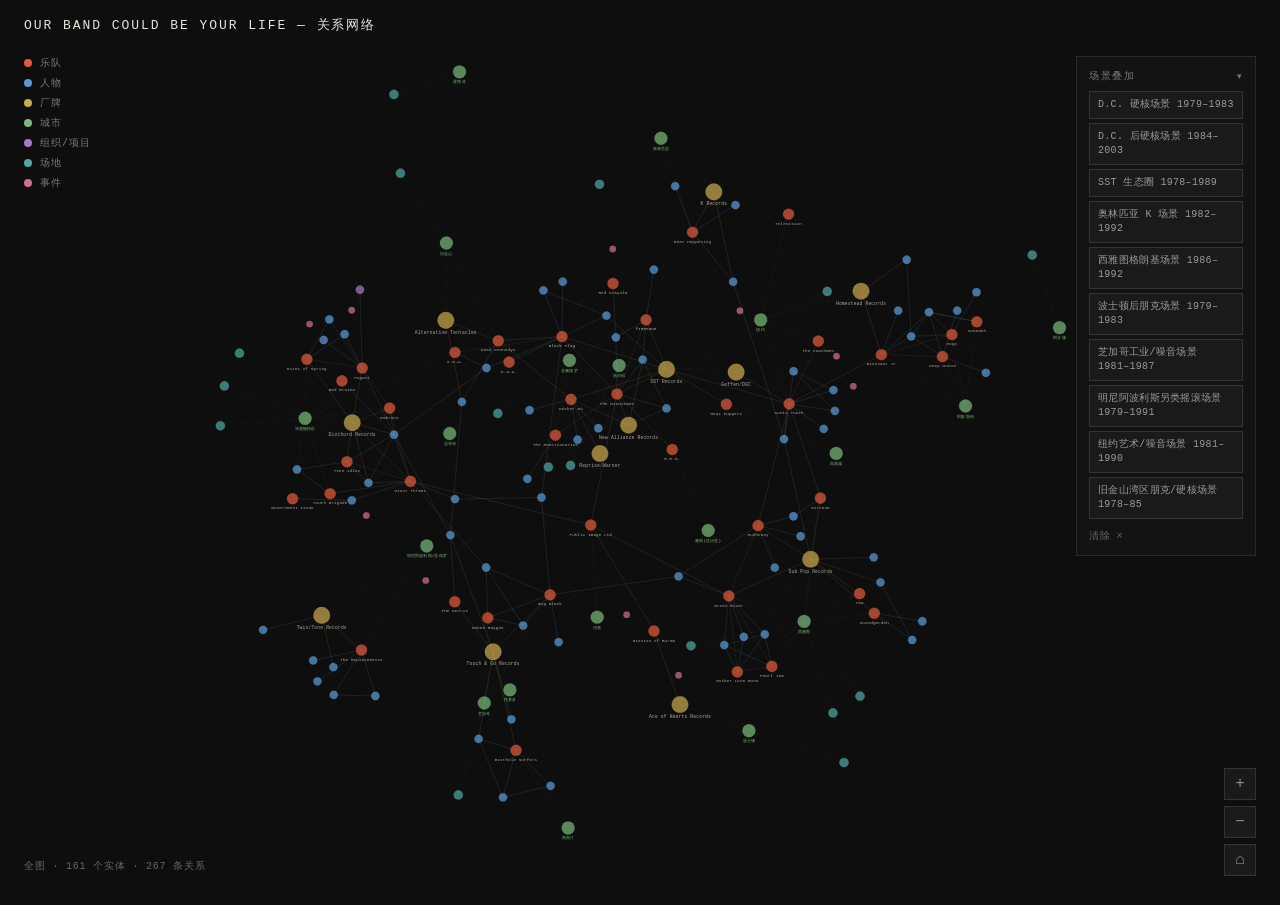
<file: viz/ourbandcouldbeyourlife-network.html>
<!DOCTYPE html>
<html lang="zh">

<head>
  <meta charset="UTF-8">
  <meta name="viewport" content="width=device-width, initial-scale=1.0">
  <title>可视化关系网络 - 我们的乐队也可以成为你的生活</title>
  <script src="js/d3.min.js"></script>
  <link rel="stylesheet" href="css/app.min.css">
</head>

<body>

  <div id="header">
    <h1>Our Band Could Be Your Life — 关系网络</h1>
  </div>

  <div id="legend"></div>
  <div id="scene-panel">
    <div id="scene-title">场景叠加</div>
    <div id="scene-list"></div>
    <div id="scene-clear">清除 ×</div>
  </div>

  <div id="focus-panel">
    <div id="focus-trail" class="fp-trail"></div>
    <div id="focus-edge" class="fp-edge"></div>
    <div class="fp-identity empty" id="focus-identity">
      <div class="fp-name" id="focus-name"></div>
      <div class="fp-type" id="focus-type"></div>
      <div class="fp-summary" id="focus-summary"></div>
      <div class="fp-facts" id="focus-facts"></div>
    </div>
    <div id="focus-chips"></div>
    <div id="focus-lineage" class="fp-lineage"></div>
  </div>

  <div id="controls">
    <button class="ctrl-btn" id="btn-zoom-in">+</button>
    <button class="ctrl-btn" id="btn-zoom-out">−</button>
    <button class="ctrl-btn" id="btn-reset" title="重置视角">⌂</button>
  </div>

  <div id="info">
    <span id="view-summary">—</span>
  </div>

  <svg id="svg">
    <defs>
      <filter id="glow" x="-120%" y="-120%" width="340%" height="340%" filterUnits="objectBoundingBox">
        <feGaussianBlur stdDeviation="3" result="coloredBlur" />
        <feMerge>
          <feMergeNode in="coloredBlur" />
          <feMergeNode in="SourceGraphic" />
        </feMerge>
      </filter>
    </defs>
    <g id="root"></g>
  </svg>

  <script src="js/app.min.js"></script>
</body>

</html>
</file>
<file: viz/css/app.min.css>
*{margin:0;padding:0;box-sizing:border-box}body{background:#0e0e0e;color:#e8e4dc;font-family:'Courier New',monospace;overflow:hidden;height:100vh;width:100vw}#header{position:fixed;top:0;left:0;right:0;z-index:10;padding:16px 24px;display:flex;align-items:baseline;gap:16px;background:linear-gradient(to bottom,#0e0e0e 60%,transparent);pointer-events:none}#header h1,#header span{pointer-events:none}#header h1{font-size:13px;font-weight:400;letter-spacing:.15em;text-transform:uppercase;color:#e8e4dc}#header span{font-size:11px;color:#555;letter-spacing:.05em}#legend{position:fixed;top:56px;left:24px;z-index:10;display:flex;flex-direction:column;gap:6px;pointer-events:auto}.legend-item{display:flex;align-items:center;gap:8px;font-size:10px;letter-spacing:.1em;color:#777;text-transform:uppercase;cursor:pointer;transition:color .2s}.legend-item:hover{color:#e8e4dc}.legend-item.off{opacity:.4}.legend-item.off .legend-dot{background:#444!important}.legend-item.off,.legend-item.off span{text-decoration:line-through}.legend-dot{width:8px;height:8px;border-radius:50%;flex-shrink:0}#controls{position:fixed;bottom:24px;right:24px;z-index:10;display:flex;flex-direction:column;gap:6px}.ctrl-btn{width:32px;height:32px;background:#1a1a1a;border:1px solid #333;color:#888;font-size:16px;cursor:pointer;display:flex;align-items:center;justify-content:center;transition:all .15s;font-family:monospace}.ctrl-btn:hover{background:#252525;color:#e8e4dc;border-color:#555}#info{position:fixed;bottom:24px;left:24px;z-index:10;font-size:10px;color:#666;letter-spacing:.08em;line-height:1.8;max-width:min(520px,calc(100vw - 120px))}#info .info-source{color:#444}@media (max-width:768px){#header{padding:10px 14px;flex-direction:column;gap:2px;align-items:flex-start}#header h1{font-size:11px;letter-spacing:.08em;line-height:1.3}#header span{display:none}#legend{top:auto;bottom:70px;left:12px;flex-direction:row;flex-wrap:wrap;gap:6px 12px;max-width:calc(100vw - 24px);background:rgba(14,14,14,.7);padding:6px 8px}.legend-item{font-size:9px}#controls{bottom:auto;top:12px;right:12px;gap:8px}.ctrl-btn{width:40px;height:40px;font-size:20px}#info{bottom:12px;left:12px;font-size:9px;z-index:5;max-width:calc(100vw - 24px)}}svg{width:100%;height:100%}.node{cursor:pointer}.node circle{transition:r .2s}.node text{pointer-events:none}.link{stroke-opacity:0.22;transition:stroke-opacity .2s}.link.highlighted{stroke-opacity:0.95}.link.step-trace{stroke-opacity:0.72;stroke-dasharray:5,3}.link.path-hint{stroke-opacity:0.16;stroke-dasharray:2,5}.link.dimmed{stroke-opacity:0.04}.node.dimmed{opacity:.12}.node.second-hop{opacity:.34}.node.highlighted{opacity:1}.node.previous-node{opacity:.58}.node.second-hop circle.dot{stroke-opacity:0.42;stroke-width:1.3}.node.previous-node circle.dot{stroke-opacity:0.68;stroke-width:1.6;stroke-dasharray:2,3}.node.previous-node .node-name{fill:#9b958b}.node.focus-center circle.dot{stroke-opacity:1;stroke-width:2.6;filter:url(#glow)}.node.neighbor circle.dot{stroke-opacity:0.72;stroke-width:2}.node.scene-dim{opacity:.12}.node.scene-lit circle{filter:url(#glow)}svg{touch-action:none}@media (max-width:768px){.node text{font-size:11px}}#focus-panel{position:fixed;right:24px;bottom:132px;z-index:10;width:min(240px,calc(100vw - 48px));background:rgba(18,18,18,.82);border:1px solid #2a2a2a;padding:12px;display:none;flex-direction:column;gap:10px;pointer-events:auto;backdrop-filter:blur(6px)}#focus-panel.show{display:flex}#focus-panel .fp-name{font-size:13px;color:#e8e4dc;letter-spacing:.05em;line-height:1.35}#focus-panel .fp-type{font-size:9px;text-transform:uppercase;letter-spacing:.15em}#focus-panel .fp-trail{display:none;flex-direction:column;gap:5px}#focus-panel .fp-trail.show{display:flex}#focus-panel .ft-heading{font-size:8px;letter-spacing:.18em;text-transform:uppercase;color:#8a8378}#focus-panel .ft-chain{display:flex;flex-wrap:wrap;align-items:center;gap:3px 4px;max-height:132px;overflow-y:auto}#focus-panel .ft-node{appearance:none;font-family:inherit;font-size:10px;line-height:1.2;letter-spacing:.02em;color:#cfcabf;background:#1d1d1d;border:1px solid #383838;border-left:2px solid var(--node-color,#888);padding:3px 6px;cursor:pointer;transition:all .15s;overflow-wrap:anywhere}#focus-panel .ft-node:hover{color:#e8e4dc;border-color:#555;background:#242424}#focus-panel .ft-node.current{color:#e8e4dc;background:#24211b;border-color:var(--node-color,#888);cursor:default}#focus-panel .ft-rel{font-size:9px;letter-spacing:.02em;color:#8f8a80;white-space:nowrap}#focus-panel .ft-rel.indirect{color:#5f584e}#focus-panel .fp-lineage{display:none;flex-direction:column;gap:6px;padding-top:9px;border-top:1px solid #2b2b2b}#focus-panel .fp-lineage.show{display:flex}#focus-panel .fl-heading{font-size:8px;letter-spacing:.16em;text-transform:uppercase;color:#8a8378}#focus-panel .fl-row{display:flex;gap:6px}#focus-panel .fl-btn{appearance:none;font-family:inherit;font-size:10px;letter-spacing:.04em;line-height:1.3;color:#cfcabf;background:#1d1d1d;border:1px solid #3c3c3c;padding:7px 8px;cursor:pointer;transition:all .15s;overflow-wrap:anywhere}#focus-panel .fl-btn:hover:not(:disabled){color:#e8e4dc;border-color:#555;background:#242424}#focus-panel .fl-btn:disabled{color:#4a4a4a;border-color:#262626;background:#111;cursor:default}#focus-panel .fl-next{flex:1;text-align:left}#focus-panel .fl-enter{width:100%;text-align:center;color:#c9a94e;border-color:#5a4f30;background:#221f17}#focus-panel .fl-enter:hover{color:#e0c873;border-color:#c9a94e;background:#2a2419}#focus-panel .fp-edge{display:none;flex-direction:column;gap:4px;padding:8px 10px;background:rgba(42,38,28,.55);border-left:2px solid #6a6258}#focus-panel .fp-edge.show{display:flex}#focus-panel .fe-heading{font-size:8px;letter-spacing:.18em;text-transform:uppercase;color:#8a8378}#focus-panel .fe-row{display:flex;align-items:center;gap:6px;margin-top:1px}#focus-panel .fe-type{font-size:9px;letter-spacing:.1em;line-height:1.2;padding:2px 6px;border:1px solid currentColor;border-radius:2px}#focus-panel .fe-year{font-size:9px;letter-spacing:.06em;color:#9b9488}#focus-panel .fe-path{font-size:11px;color:#e8e4dc;line-height:1.4;letter-spacing:.03em;overflow-wrap:anywhere}#focus-panel .fe-fact{font-size:10px;color:#c2bcb1;line-height:1.4;letter-spacing:.02em;overflow-wrap:anywhere}#focus-panel .fp-identity{display:flex;flex-direction:column;gap:7px}#focus-panel .fp-identity.empty{display:none}#focus-panel .fp-summary{color:#d4cfc5;font-size:11px;line-height:1.45;letter-spacing:.03em;overflow:visible;overflow-wrap:anywhere}#focus-panel .fp-facts{display:grid;gap:4px;padding:2px 0 0}#focus-panel .fp-fact{position:relative;color:#9b9488;font-size:9px;line-height:1.35;letter-spacing:.03em;padding-left:10px;max-width:100%;overflow-wrap:anywhere}#focus-panel .fp-fact::before{content:'';position:absolute;left:0;top:.58em;width:4px;height:1px;background:#5f584e}#focus-chips{display:flex;flex-wrap:wrap;gap:6px;padding-top:9px;border-top:1px solid #2b2b2b}.rel-chip{appearance:none;border:1px solid #3c3c3c;background:#202020;color:#b0aaa0;font-family:inherit;font-size:10px;letter-spacing:.08em;line-height:1;padding:7px 8px;cursor:pointer;transition:all .15s;box-shadow:inset 0 -1px 0 rgba(255,255,255,.04)}.rel-chip:hover{color:#e8e4dc;border-color:#555;background:#222}.rel-chip.active{color:#e8e4dc;border-color:currentColor;background:#24211b}.rel-chip:disabled{color:#4a4a4a;border-color:#262626;background:#111;cursor:default;opacity:.65}#scene-panel{position:fixed;top:56px;right:24px;z-index:10;width:180px;max-height:calc(100vh - 110px);overflow-y:auto;background:rgba(20,20,20,.85);border:1px solid #2a2a2a;padding:12px;display:flex;flex-direction:column;gap:6px;-webkit-overflow-scrolling:touch}#scene-title{font-size:10px;letter-spacing:.15em;text-transform:uppercase;color:#777;margin-bottom:2px;cursor:pointer;user-select:none;display:flex;align-items:center;justify-content:space-between;gap:8px}#scene-title::after{content:'▾';font-size:9px;color:#777}#scene-panel.collapsed #scene-title{margin-bottom:0}#scene-panel.collapsed #scene-title::after{content:'▸'}#scene-panel.collapsed #scene-clear,#scene-panel.collapsed #scene-list{display:none}#scene-list{display:flex;flex-direction:column;gap:4px}.scene-btn{width:100%;text-align:left;background:#1a1a1a;border:1px solid #333;color:#999;font-family:inherit;font-size:10px;letter-spacing:.03em;line-height:1.4;padding:6px 8px;cursor:pointer;transition:all .15s}.scene-btn:hover{background:#252525;color:#e8e4dc;border-color:#555}.scene-btn.active{background:#2a2419;color:#c9a94e;border-color:#c9a94e}#scene-clear{font-size:10px;letter-spacing:.05em;color:#666;cursor:pointer;padding-top:4px;user-select:none}#scene-clear:hover{color:#e05c3a}#scene-panel::-webkit-scrollbar{width:6px;height:6px}#scene-panel::-webkit-scrollbar-thumb{background:#333;border-radius:3px}@media (max-width:768px){#scene-panel{top:60px;bottom:auto;left:12px;right:auto;width:auto;min-width:148px;max-width:calc(100vw - 90px);max-height:none;background:rgba(18,18,18,.95)}#scene-list{flex-direction:column;flex-wrap:nowrap;max-height:52vh;overflow-y:auto;overflow-x:visible;margin-top:6px}.scene-btn{flex:none;min-width:0;width:100%;font-size:11px;padding:9px 10px}#scene-title{font-size:11px}#scene-clear{align-self:flex-start;font-size:11px;padding:8px 2px 2px}#focus-panel{top:112px;bottom:auto;left:12px;right:72px;width:auto;padding:10px}.rel-chip{font-size:10px;padding:8px}}
</file>
